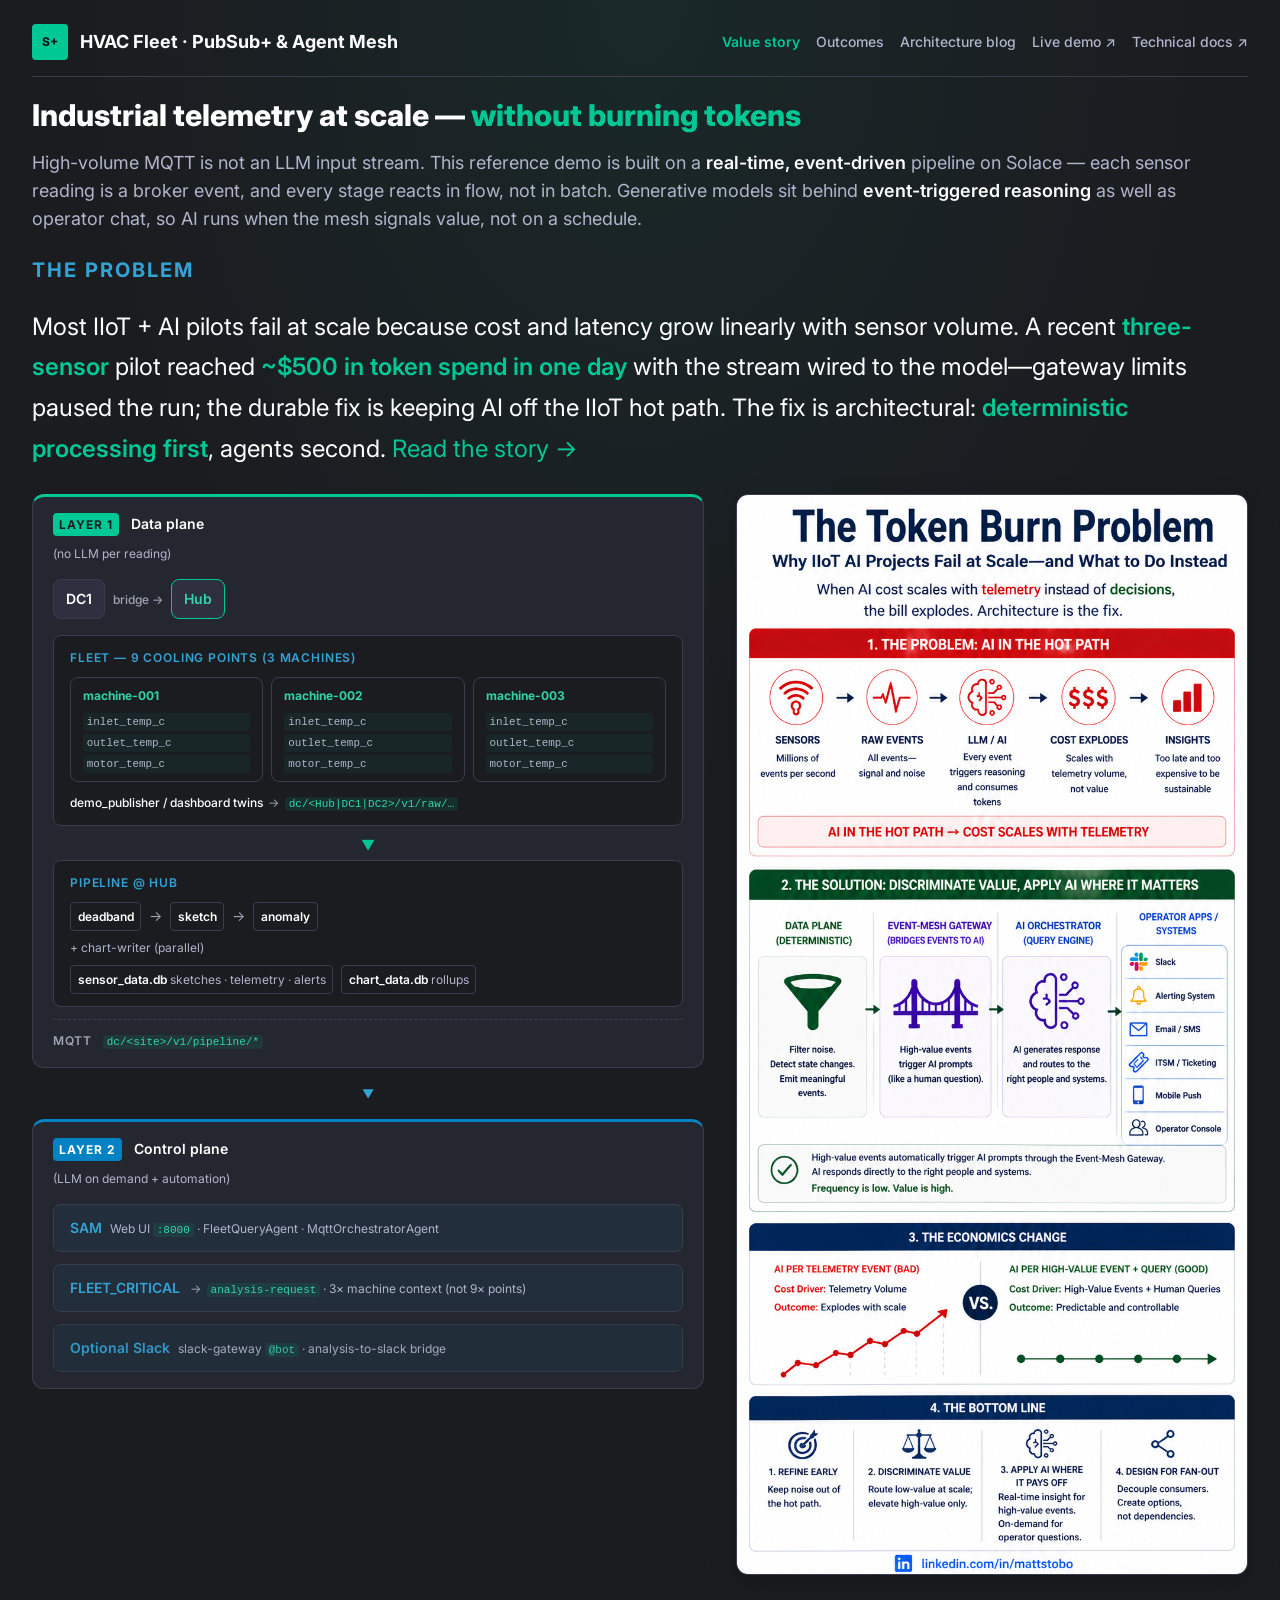
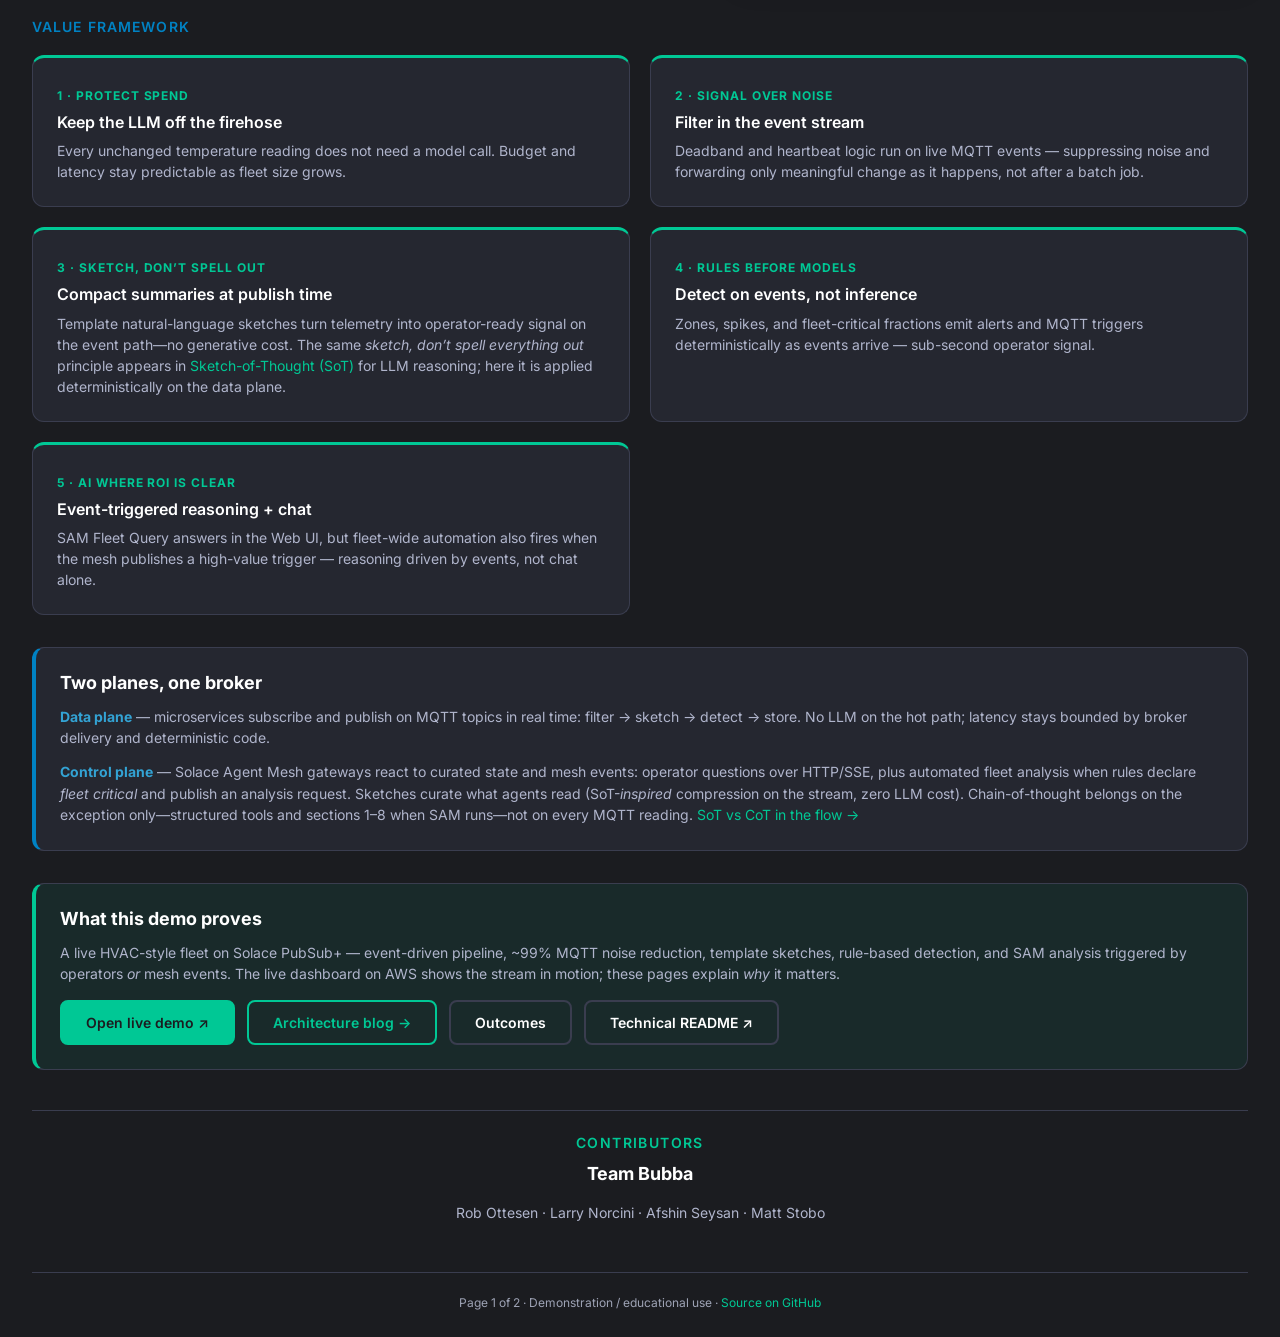
<file: docs/index.html>
<!DOCTYPE html>
<html lang="en">
<head>
  <meta charset="UTF-8">
  <meta name="viewport" content="width=device-width, initial-scale=1.0">
  <title>HVAC Fleet Demo — Value Story</title>
  <link rel="stylesheet" href="solace-brand.css">
  <link rel="stylesheet" href="site.css">
</head>
<body>

<main class="site-page">
  <div class="site-inner">

    <header class="site-header">
      <a class="site-logo" href="index.html">
        <span class="site-logo-mark">S+</span>
        <span>HVAC Fleet · PubSub+ &amp; Agent Mesh</span>
      </a>
      <nav class="site-nav" aria-label="Site">
        <a href="index.html" class="active">Value story</a>
        <a href="outcomes.html">Outcomes</a>
        <a href="blog/reason-on-the-exception.html">Architecture blog</a>
        <a href="http://ec2-18-116-251-212.us-east-2.compute.amazonaws.com/">Live demo ↗</a>
        <a href="https://github.com/mstobo/hvac-fleet-sam-demo#readme">Technical docs ↗</a>
      </nav>
    </header>

    <div class="hero-problem-split">
      <div class="hero-problem-intro">
        <h1 class="site-hero-title">Industrial telemetry at scale — <span>without burning tokens</span></h1>
        <p class="site-lead">
          High-volume MQTT is not an LLM input stream. This reference demo is built on a
          <strong>real-time, event-driven</strong>
          pipeline on Solace — each sensor reading is a broker event, and every stage reacts in flow, not in batch.
          Generative models sit behind <strong>event-triggered reasoning</strong>
          as well as operator chat, so AI runs when the mesh signals value, not on a schedule.
        </p>
        <p class="section-label">The problem</p>
        <p class="tokenburn-caption">
          Most IIoT + AI pilots fail at scale because cost and latency grow linearly with sensor volume.
          A recent <strong>three-sensor</strong> pilot reached <strong>~$500 in token spend in one day</strong> with the stream wired to the model—gateway limits paused the run; the durable fix is keeping AI off the IIoT hot path.
          The fix is architectural: <strong>deterministic processing first</strong>, agents second.
          <a href="blog/reason-on-the-exception.html#real-pilot">Read the story →</a>
        </p>
      </div>

      <div class="hero-diagram-row">
      <div class="arch-diagram" role="img" aria-label="Data plane and control plane architecture for the HVAC fleet demo">
          <article class="arch-layer arch-layer--data">
            <header class="arch-layer-head">
              <span class="arch-layer-badge">Layer 1</span>
              <span class="arch-layer-title">Data plane</span>
              <span class="arch-layer-sub">(no LLM per reading)</span>
            </header>

            <div class="arch-site-row">
              <span class="arch-site">DC1</span>
              <span class="arch-bridge" aria-hidden="true">bridge →</span>
              <span class="arch-site arch-site--hub">Hub</span>
            </div>

            <div class="arch-block">
              <p class="arch-block-label">Fleet — 9 cooling points (3 machines)</p>
              <div class="arch-machines">
                <div class="arch-machine">
                  <span class="arch-machine-id">machine-001</span>
                  <div class="arch-points">
                    <span class="arch-point">inlet_temp_c</span>
                    <span class="arch-point">outlet_temp_c</span>
                    <span class="arch-point">motor_temp_c</span>
                  </div>
                </div>
                <div class="arch-machine">
                  <span class="arch-machine-id">machine-002</span>
                  <div class="arch-points">
                    <span class="arch-point">inlet_temp_c</span>
                    <span class="arch-point">outlet_temp_c</span>
                    <span class="arch-point">motor_temp_c</span>
                  </div>
                </div>
                <div class="arch-machine">
                  <span class="arch-machine-id">machine-003</span>
                  <div class="arch-points">
                    <span class="arch-point">inlet_temp_c</span>
                    <span class="arch-point">outlet_temp_c</span>
                    <span class="arch-point">motor_temp_c</span>
                  </div>
                </div>
              </div>
              <p class="arch-detail-line">
                <span class="arch-svc">demo_publisher / dashboard twins</span>
                <span class="arch-arrow-inline" aria-hidden="true">→</span>
                <code class="arch-code">dc/&lt;Hub|DC1|DC2&gt;/v1/raw/…</code>
              </p>
            </div>

            <div class="arch-vflow" aria-hidden="true">▼</div>

            <div class="arch-block">
              <p class="arch-block-label">Pipeline @ Hub</p>
              <div class="arch-pipeline">
                <span class="arch-stage">deadband</span>
                <span class="arch-pipe" aria-hidden="true">→</span>
                <span class="arch-stage">sketch</span>
                <span class="arch-pipe" aria-hidden="true">→</span>
                <span class="arch-stage">anomaly</span>
              </div>
              <p class="arch-branch">+ chart-writer (parallel)</p>
              <div class="arch-store-row">
                <span class="arch-store"><strong>sensor_data.db</strong> sketches · telemetry · alerts</span>
                <span class="arch-store"><strong>chart_data.db</strong> rollups</span>
              </div>
            </div>

            <p class="arch-fanout">
              <span class="arch-fanout-label">MQTT</span>
              <code class="arch-code">dc/&lt;site&gt;/v1/pipeline/*</code>
            </p>
          </article>

          <div class="arch-connector" aria-hidden="true">▼</div>

          <article class="arch-layer arch-layer--control">
            <header class="arch-layer-head">
              <span class="arch-layer-badge">Layer 2</span>
              <span class="arch-layer-title">Control plane</span>
              <span class="arch-layer-sub">(LLM on demand + automation)</span>
            </header>

            <ul class="arch-control-list">
              <li>
                <span class="arch-control-strong">SAM</span>
                Web UI <code class="arch-code">:8000</code> · FleetQueryAgent · MqttOrchestratorAgent
              </li>
              <li>
                <span class="arch-control-strong">FLEET_CRITICAL</span>
                <span class="arch-arrow-inline" aria-hidden="true">→</span>
                <code class="arch-code">analysis-request</code>
                · 3× machine context (not 9× points)
              </li>
              <li class="arch-control-optional">
                <span class="arch-control-strong">Optional Slack</span>
                slack-gateway <code class="arch-code">@bot</code> · analysis-to-slack bridge
              </li>
            </ul>
          </article>
      </div>

        <figure class="hero-problem-figure">
          <div class="tokenburn-wrap">
            <img src="token-burn-device-friendly.png" alt="The Token Burn Problem: naive architecture sends every reading to an LLM; value-based architecture filters first and applies AI on high-value events only." width="862" height="1824" loading="lazy" />
          </div>
        </figure>
      </div>

    </div>

    <p class="section-label">Value framework</p>
    <div class="framework-grid">
      <article class="framework-card">
        <span class="step">1 · Protect spend</span>
        <h2>Keep the LLM off the firehose</h2>
        <p>Every unchanged temperature reading does not need a model call. Budget and latency stay predictable as fleet size grows.</p>
      </article>
      <article class="framework-card">
        <span class="step">2 · Signal over noise</span>
        <h2>Filter in the event stream</h2>
        <p>Deadband and heartbeat logic run on live MQTT events — suppressing noise and forwarding only meaningful change as it happens, not after a batch job.</p>
      </article>
      <article class="framework-card">
        <span class="step">3 · Sketch, don’t spell out</span>
        <h2>Compact summaries at publish time</h2>
        <p>Template natural-language sketches turn telemetry into operator-ready signal on the event path—no generative cost. The same <em>sketch, don’t spell everything out</em> principle appears in <a href="https://arxiv.org/abs/2503.05179">Sketch-of-Thought (SoT)</a> for LLM reasoning; here it is applied deterministically on the data plane.</p>
      </article>
      <article class="framework-card">
        <span class="step">4 · Rules before models</span>
        <h2>Detect on events, not inference</h2>
        <p>Zones, spikes, and fleet-critical fractions emit alerts and MQTT triggers deterministically as events arrive — sub-second operator signal.</p>
      </article>
      <article class="framework-card">
        <span class="step">5 · AI where ROI is clear</span>
        <h2>Event-triggered reasoning + chat</h2>
        <p>SAM Fleet Query answers in the Web UI, but fleet-wide automation also fires when the mesh publishes a high-value trigger — reasoning driven by events, not chat alone.</p>
      </article>
    </div>

    <div class="event-callout">
      <h2>Two planes, one broker</h2>
      <p>
        <strong style="color: var(--solace-accent-light);">Data plane</strong> — microservices subscribe and publish on MQTT topics in real time:
        filter → sketch → detect → store. No LLM on the hot path; latency stays bounded by broker delivery and deterministic code.
      </p>
      <p>
        <strong style="color: var(--solace-accent-light);">Control plane</strong> — Solace Agent Mesh gateways react to curated state and mesh events:
        operator questions over HTTP/SSE, plus automated fleet analysis when rules declare <em>fleet critical</em> and publish an analysis request.
        Sketches curate what agents read (SoT-<em>inspired</em> compression on the stream, zero LLM cost).
        Chain-of-thought belongs on the exception only—structured tools and sections 1–8 when SAM runs—not on every MQTT reading.
        <a href="blog/reason-on-the-exception.html#sketches">SoT vs CoT in the flow →</a>
      </p>
    </div>

    <div class="cta-panel">
      <h2>What this demo proves</h2>
      <p>
        A live HVAC-style fleet on Solace PubSub+ — event-driven pipeline, ~99% MQTT noise reduction,
        template sketches, rule-based detection, and SAM analysis triggered by operators <em>or</em> mesh events.
        The live dashboard on AWS shows the stream in motion; these pages explain <em>why</em> it matters.
      </p>
      <div class="cta-actions">
        <a class="solace-btn solace-btn--primary" href="http://ec2-18-116-251-212.us-east-2.compute.amazonaws.com/">Open live demo ↗</a>
        <a class="solace-btn solace-btn--secondary" href="blog/reason-on-the-exception.html">Architecture blog →</a>
        <a class="solace-btn solace-btn--ghost" href="outcomes.html">Outcomes</a>
        <a class="solace-btn solace-btn--ghost" href="https://github.com/mstobo/hvac-fleet-sam-demo#readme">Technical README ↗</a>
      </div>
    </div>

    <section class="team-credits" aria-label="Team credits">
      <h2>Contributors</h2>
      <p class="team-name">Team Bubba</p>
      <p class="team-members">Rob Ottesen · Larry Norcini · Afshin Seysan · Matt Stobo</p>
    </section>

    <footer class="site-footer">
      Page 1 of 2 · Demonstration / educational use · <a href="https://github.com/mstobo/hvac-fleet-sam-demo">Source on GitHub</a>
    </footer>

  </div>
</main>

</body>
</html>
</file>
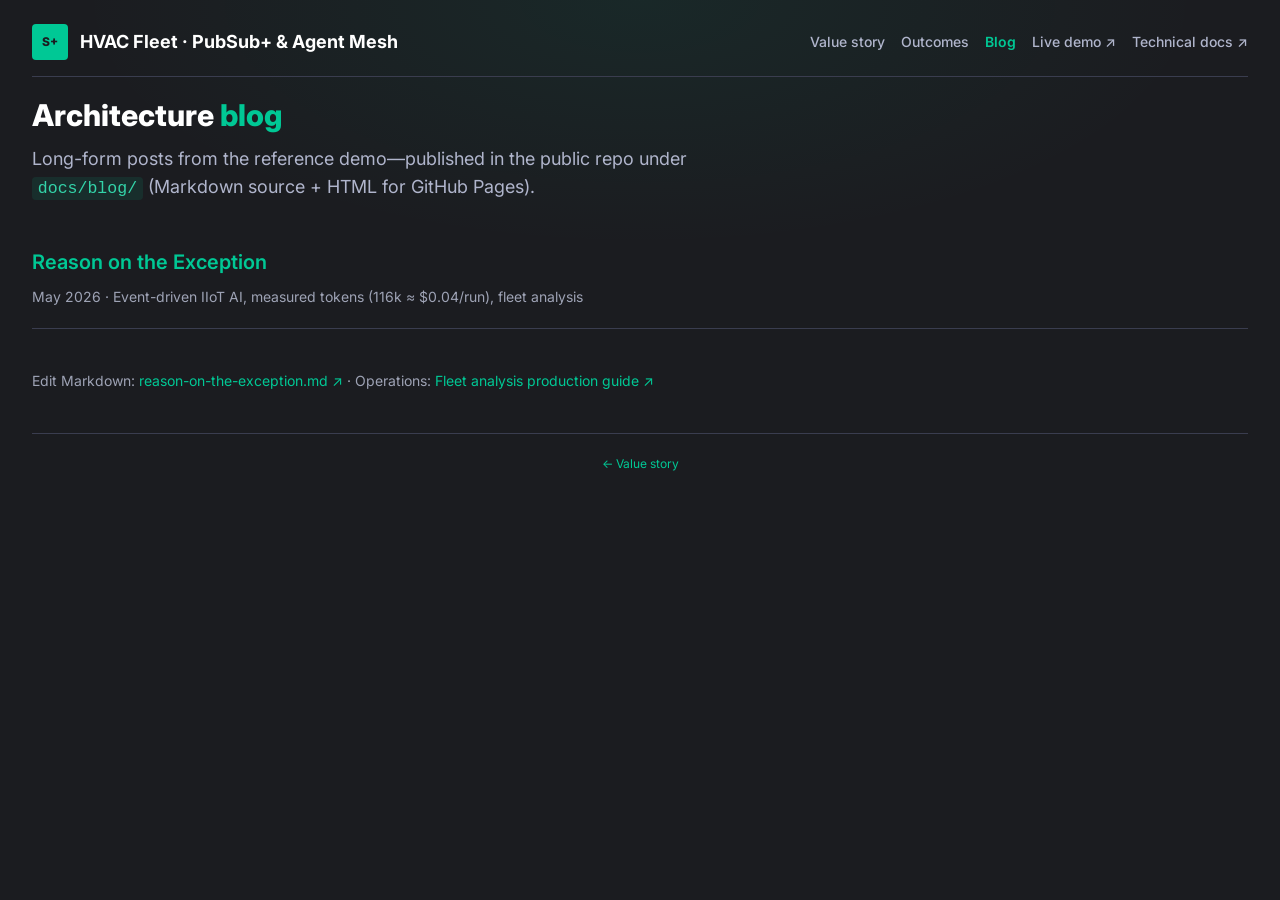
<file: docs/blog/index.html>
<!DOCTYPE html>
<html lang="en">
<head>
  <meta charset="UTF-8">
  <meta name="viewport" content="width=device-width, initial-scale=1.0">
  <title>HVAC Fleet Demo — Blog</title>
  <link rel="stylesheet" href="../solace-brand.css">
  <link rel="stylesheet" href="../site.css">
</head>
<body>

<main class="site-page">
  <div class="site-inner">

    <header class="site-header">
      <a class="site-logo" href="../index.html">
        <span class="site-logo-mark">S+</span>
        <span>HVAC Fleet · PubSub+ &amp; Agent Mesh</span>
      </a>
      <nav class="site-nav" aria-label="Site">
        <a href="../index.html">Value story</a>
        <a href="../outcomes.html">Outcomes</a>
        <a href="index.html" class="active">Blog</a>
        <a href="http://ec2-18-116-251-212.us-east-2.compute.amazonaws.com/">Live demo ↗</a>
        <a href="https://github.com/mstobo/hvac-fleet-sam-demo#readme">Technical docs ↗</a>
      </nav>
    </header>

    <h1 class="site-hero-title">Architecture <span>blog</span></h1>
    <p class="site-lead">
      Long-form posts from the reference demo—published in the public repo under
      <code class="arch-code">docs/blog/</code> (Markdown source + HTML for GitHub Pages).
    </p>

    <ul class="blog-index-list">
      <li>
        <a href="reason-on-the-exception.html">Reason on the Exception</a>
        <span class="blog-index-meta">May 2026 · Event-driven IIoT AI, measured tokens (116k ≈ $0.04/run), fleet analysis</span>
      </li>
    </ul>

    <p class="blog-index-source">
      Edit Markdown:
      <a href="https://github.com/mstobo/hvac-fleet-sam-demo/blob/main/docs/blog/reason-on-the-exception.md">reason-on-the-exception.md ↗</a>
      · Operations:
      <a href="https://github.com/mstobo/hvac-fleet-sam-demo/blob/main/docs/FLEET_ANALYSIS_PRODUCTION.md">Fleet analysis production guide ↗</a>
    </p>

    <footer class="site-footer">
      <a href="../index.html">← Value story</a>
    </footer>

  </div>
</main>

</body>
</html>
</file>
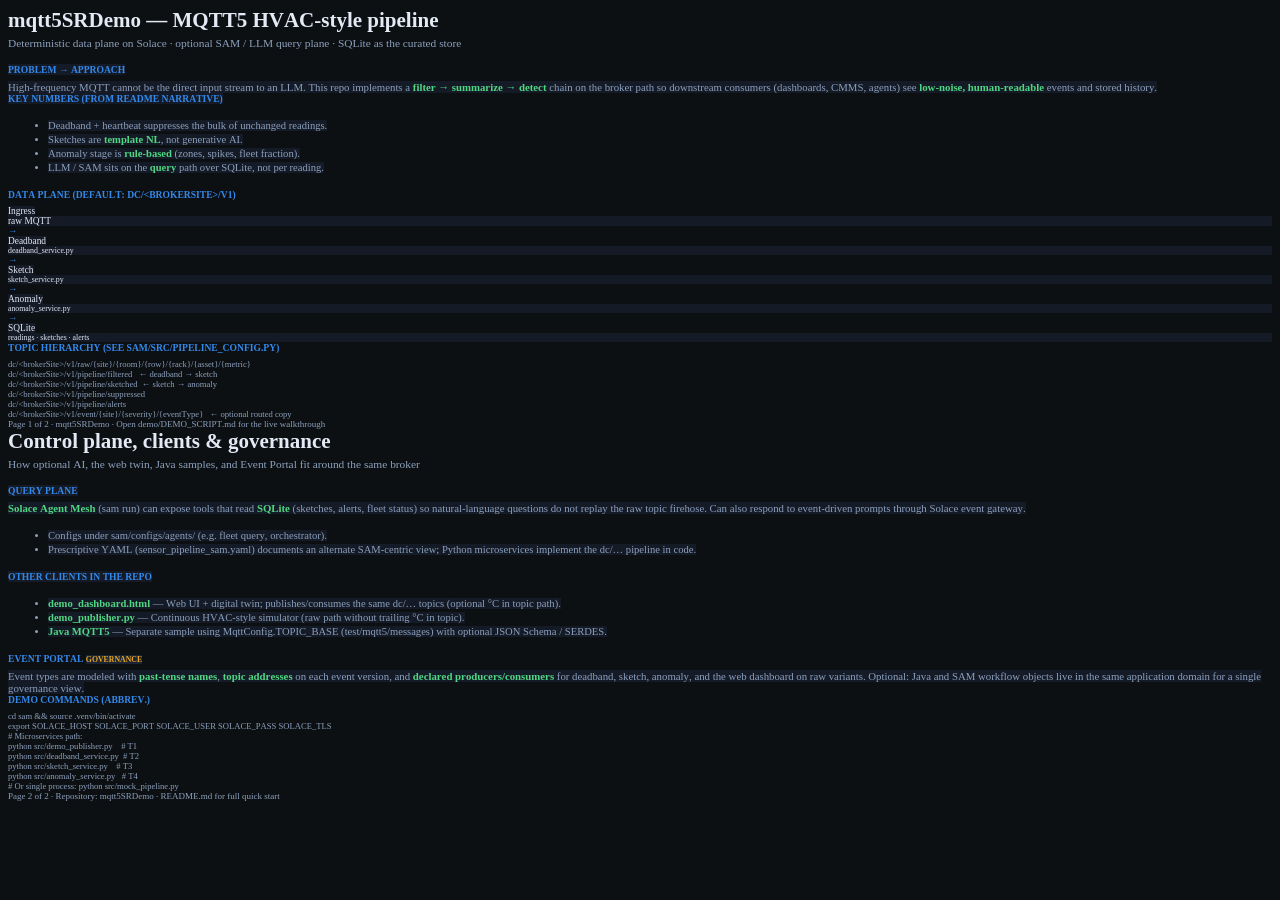
<file: demo/ARCHITECTURE_DECK.html>
<!DOCTYPE html PUBLIC "-//W3C//DTD HTML 4.01//EN" "http://www.w3.org/TR/html4/strict.dtd">
<html>
<head>
  <meta http-equiv="Content-Type" content="text/html; charset=utf-8">
  <meta http-equiv="Content-Style-Type" content="text/css">
  <title></title>
  <meta name="Generator" content="Cocoa HTML Writer">
  <meta name="CocoaVersion" content="2487.7">
  <style type="text/css">
    body {background-color: #0d1013}
    p.p2 {margin: 0.0px 0.0px 15.0px 0.0px; font: 11.4px 'Helvetica Neue'; color: #8ca0bd; -webkit-text-stroke: #8ca0bd}
    p.p4 {margin: 0.0px 0.0px 0.0px 0.0px; font: 10.8px 'Helvetica Neue'; color: #8ca0bd; -webkit-text-stroke: #8ca0bd}
    p.p6 {margin: 0.0px 0.0px 0.0px 0.0px; font: 9.4px '.AppleSystemUIFontMonospaced'; color: #e3e9f5; -webkit-text-stroke: #e3e9f5}
    p.p7 {margin: 0.0px 0.0px 0.0px 0.0px; font: 9.4px '.AppleSystemUIFontMonospaced'; color: #e3e9f5; -webkit-text-stroke: #e3e9f5; background-color: #141a26}
    p.p8 {margin: 0.0px 0.0px 0.0px 0.0px; font: 9.4px '.SF NS Mono'; color: #3289ec; -webkit-text-stroke: #3289ec}
    p.p9 {margin: 0.0px 0.0px 0.0px 0.0px; font: 7.8px '.AppleSystemUIFontMonospaced'; color: #e3e9f5; -webkit-text-stroke: #e3e9f5; background-color: #141a26}
    p.p11 {margin: 0.0px 0.0px 0.0px 0.0px; font: 8.6px '.AppleSystemUIFontMonospaced'; color: #8ca0bd; -webkit-text-stroke: #8ca0bd}
    p.p12 {margin: 0.0px 0.0px 0.0px 0.0px; font: 9.0px 'Helvetica Neue'; color: #8ca0bd; -webkit-text-stroke: #8ca0bd}
    li.li5 {margin: 0.0px 0.0px 3.0px 0.0px; font: 10.6px 'Helvetica Neue'; color: #8ca0bd; -webkit-text-stroke: #8ca0bd}
    span.s1 {font-kerning: none}
    span.s2 {font-kerning: none; background-color: #141a26}
    span.s3 {font: 10.8px '.SF NS'; font-kerning: none; color: #50d783; background-color: #141a26; -webkit-text-stroke: 0px #50d783}
    span.s4 {background-color: #141a26; -webkit-text-stroke: 0px #000000}
    span.s5 {font: 10.6px '.SF NS'; font-kerning: none; color: #50d783; background-color: #141a26; -webkit-text-stroke: 0px #50d783}
    span.s6 {font: 9.6px Menlo; font-kerning: none}
    span.s7 {font: 9.4px '.AppleSystemUIFontMonospaced'; font-kerning: none; background-color: #0b0e13}
    span.s8 {font: 9.6px 'Helvetica Neue'; font-kerning: none}
    span.s9 {font: 9.0px Menlo; font-kerning: none}
    span.s10 {font: 10.8px Menlo; font-kerning: none; background-color: #141a26}
    span.s11 {font: 10.6px Menlo; font-kerning: none; background-color: #141a26}
    span.s12 {font: 10.6px '.SF NS'; color: #50d783; background-color: #141a26; -webkit-text-stroke: 0px #000000}
    span.s13 {font: 7.8px 'Helvetica Neue'; font-kerning: none; color: #eba620; background-color: #1b2434; -webkit-text-stroke: 0px #eba620}
    ul.ul1 {list-style-type: disc}
  </style>
</head>
<body>
<h1 style="margin: 0.0px 0.0px 4.2px 0.0px; font: 21.0px '.SF NS'; color: #e3e9f5; -webkit-text-stroke: #e3e9f5"><span class="s1"><b>mqtt5SRDemo — MQTT5 HVAC-style pipeline</b></span></h1>
<p class="p2"><span class="s1">Deterministic data plane on Solace · optional SAM / LLM query plane · SQLite as the curated store</span></p>
<h2 style="margin: 0.0px 0.0px 6.0px 0.0px; font: 9.6px 'Helvetica Neue'; color: #3289ec; -webkit-text-stroke: #3289ec"><span class="s2"><b>PROBLEM → APPROACH</b></span></h2>
<p class="p4"><span class="s2">High-frequency MQTT cannot be the direct input stream to an LLM. This repo implements a </span><span class="s3"><b>filter → summarize → detect</b></span><span class="s2"> chain on the broker path so downstream consumers (dashboards, CMMS, agents) see </span><span class="s3"><b>low-noise, human-readable</b></span><span class="s2"> events and stored history.</span></p>
<h2 style="margin: 0.0px 0.0px 6.0px 0.0px; font: 9.6px 'Helvetica Neue'; color: #3289ec; -webkit-text-stroke: #3289ec"><span class="s2"><b>KEY NUMBERS (FROM README NARRATIVE)</b></span></h2>
<ul class="ul1">
  <li class="li5"><span class="s4"></span><span class="s2">Deadband + heartbeat suppresses the bulk of unchanged readings.</span></li>
  <li class="li5"><span class="s4"></span><span class="s2">Sketches are </span><span class="s5"><b>template NL</b></span><span class="s2">, not generative AI.</span></li>
  <li class="li5"><span class="s4"></span><span class="s2">Anomaly stage is </span><span class="s5"><b>rule-based</b></span><span class="s2"> (zones, spikes, fleet fraction).</span></li>
  <li class="li5"><span class="s4"></span><span class="s2">LLM / SAM sits on the </span><span class="s5"><b>query</b></span><span class="s2"> path over SQLite, not per reading.</span></li>
</ul>
<h2 style="margin: 0.0px 0.0px 6.0px 0.0px; font: 9.6px 'Helvetica Neue'; color: #3289ec; -webkit-text-stroke: #3289ec"><span class="s1"><b>DATA PLANE (DEFAULT: </b></span><span class="s6"><b>DC/&lt;BROKERSITE&gt;/V1</b></span><span class="s1"><b>)</b></span></h2>
<p class="p6"><span class="s2">Ingress</span></p>
<p class="p7"><span class="s1">raw MQTT</span></p>
<p class="p8"><span class="s7"><b>→</b></span></p>
<p class="p6"><span class="s2">Deadband</span></p>
<p class="p9"><span class="s1">deadband_service.py</span></p>
<p class="p8"><span class="s7"><b>→</b></span></p>
<p class="p6"><span class="s2">Sketch</span></p>
<p class="p9"><span class="s1">sketch_service.py</span></p>
<p class="p8"><span class="s7"><b>→</b></span></p>
<p class="p6"><span class="s2">Anomaly</span></p>
<p class="p9"><span class="s1">anomaly_service.py</span></p>
<p class="p8"><span class="s7"><b>→</b></span></p>
<p class="p6"><span class="s2">SQLite</span></p>
<p class="p9"><span class="s1">readings · sketches · alerts</span></p>
<h2 style="margin: 0.0px 0.0px 6.0px 0.0px; font: 9.6px Menlo; color: #3289ec; -webkit-text-stroke: #3289ec"><span class="s8"><b>TOPIC HIERARCHY (SEE </b></span><span class="s1"><b>SAM/SRC/PIPELINE_CONFIG.PY</b></span><span class="s8"><b>)</b></span></h2>
<p class="p11"><span class="s1">dc/&lt;brokerSite&gt;/v1/raw/{site}/{room}/{row}/{rack}/{asset}/{metric}</span></p>
<p class="p11"><span class="s1">dc/&lt;brokerSite&gt;/v1/pipeline/filtered <span class="Apple-converted-space">  </span>← deadband → sketch</span></p>
<p class="p11"><span class="s1">dc/&lt;brokerSite&gt;/v1/pipeline/sketched<span class="Apple-converted-space">  </span>← sketch → anomaly</span></p>
<p class="p11"><span class="s1">dc/&lt;brokerSite&gt;/v1/pipeline/suppressed</span></p>
<p class="p11"><span class="s1">dc/&lt;brokerSite&gt;/v1/pipeline/alerts</span></p>
<p class="p11"><span class="s1">dc/&lt;brokerSite&gt;/v1/event/{site}/{severity}/{eventType} <span class="Apple-converted-space">  </span>← optional routed copy</span></p>
<p class="p12"><span class="s1">Page 1 of 2 · mqtt5SRDemo · Open </span><span class="s9">demo/DEMO_SCRIPT.md</span><span class="s1"> for the live walkthrough</span></p>
<h1 style="margin: 0.0px 0.0px 4.2px 0.0px; font: 21.0px '.SF NS'; color: #e3e9f5; -webkit-text-stroke: #e3e9f5"><span class="s1"><b>Control plane, clients &amp; governance</b></span></h1>
<p class="p2"><span class="s1">How optional AI, the web twin, Java samples, and Event Portal fit around the same broker</span></p>
<h2 style="margin: 0.0px 0.0px 6.0px 0.0px; font: 9.6px 'Helvetica Neue'; color: #3289ec; -webkit-text-stroke: #3289ec"><span class="s2"><b>QUERY PLANE</b></span></h2>
<p class="p4"><span class="s3"><b>Solace Agent Mesh</b></span><span class="s2"> (</span><span class="s10">sam run</span><span class="s2">) can expose tools that read </span><span class="s3"><b>SQLite</b></span><span class="s2"> (sketches, alerts, fleet status) so natural-language questions do not replay the raw topic firehose. Can also respond to event-driven prompts through Solace event gateway.</span></p>
<ul class="ul1">
  <li class="li5"><span class="s4"></span><span class="s2">Configs under </span><span class="s11">sam/configs/agents/</span><span class="s2"> (e.g. fleet query, orchestrator).</span></li>
  <li class="li5"><span class="s4"></span><span class="s2">Prescriptive YAML (</span><span class="s11">sensor_pipeline_sam.yaml</span><span class="s2">) documents an alternate SAM-centric view; Python microservices implement the </span><span class="s11">dc/…</span><span class="s2"> pipeline in code.</span></li>
</ul>
<h2 style="margin: 0.0px 0.0px 6.0px 0.0px; font: 9.6px 'Helvetica Neue'; color: #3289ec; -webkit-text-stroke: #3289ec"><span class="s2"><b>OTHER CLIENTS IN THE REPO</b></span></h2>
<ul class="ul1">
  <li class="li5"><span class="s12"><b></b></span><span class="s5"><b>demo_dashboard.html</b></span><span class="s2"> — Web UI + digital twin; publishes/consumes the same </span><span class="s11">dc/…</span><span class="s2"> topics (optional °C in topic path).</span></li>
  <li class="li5"><span class="s12"><b></b></span><span class="s5"><b>demo_publisher.py</b></span><span class="s2"> — Continuous HVAC-style simulator (raw path without trailing °C in topic).</span></li>
  <li class="li5"><span class="s12"><b></b></span><span class="s5"><b>Java MQTT5</b></span><span class="s2"> — Separate sample using </span><span class="s11">MqttConfig.TOPIC_BASE</span><span class="s2"> (</span><span class="s11">test/mqtt5/messages</span><span class="s2">) with optional JSON Schema / SERDES.</span></li>
</ul>
<h2 style="margin: 0.0px 0.0px 6.0px 0.0px; font: 9.6px 'Helvetica Neue'; color: #3289ec; -webkit-text-stroke: #3289ec"><span class="s1"><b>EVENT PORTAL </b></span><span class="s13"><b>GOVERNANCE</b></span></h2>
<p class="p4"><span class="s2">Event types are modeled with </span><span class="s3"><b>past-tense names</b></span><span class="s2">, </span><span class="s3"><b>topic addresses</b></span><span class="s2"> on each event version, and </span><span class="s3"><b>declared producers/consumers</b></span><span class="s2"> for deadband, sketch, anomaly, and the web dashboard on raw variants. Optional: Java and SAM workflow objects live in the same application domain for a single governance view.</span></p>
<h2 style="margin: 0.0px 0.0px 6.0px 0.0px; font: 9.6px 'Helvetica Neue'; color: #3289ec; -webkit-text-stroke: #3289ec"><span class="s1"><b>DEMO COMMANDS (ABBREV.)</b></span></h2>
<p class="p11"><span class="s1">cd sam &amp;&amp; source .venv/bin/activate</span></p>
<p class="p11"><span class="s1">export SOLACE_HOST SOLACE_PORT SOLACE_USER SOLACE_PASS SOLACE_TLS</span></p>
<p class="p11"><span class="s1"># Microservices path:</span></p>
<p class="p11"><span class="s1">python src/demo_publisher.py<span class="Apple-converted-space">    </span># T1</span></p>
<p class="p11"><span class="s1">python src/deadband_service.py<span class="Apple-converted-space">  </span># T2</span></p>
<p class="p11"><span class="s1">python src/sketch_service.py<span class="Apple-converted-space">    </span># T3</span></p>
<p class="p11"><span class="s1">python src/anomaly_service.py <span class="Apple-converted-space">  </span># T4</span></p>
<p class="p11"><span class="s1"># Or single process: python src/mock_pipeline.py</span></p>
<p class="p12"><span class="s1">Page 2 of 2 · Repository: mqtt5SRDemo · README.md for full quick start</span></p>
</body>
</html>
</file>
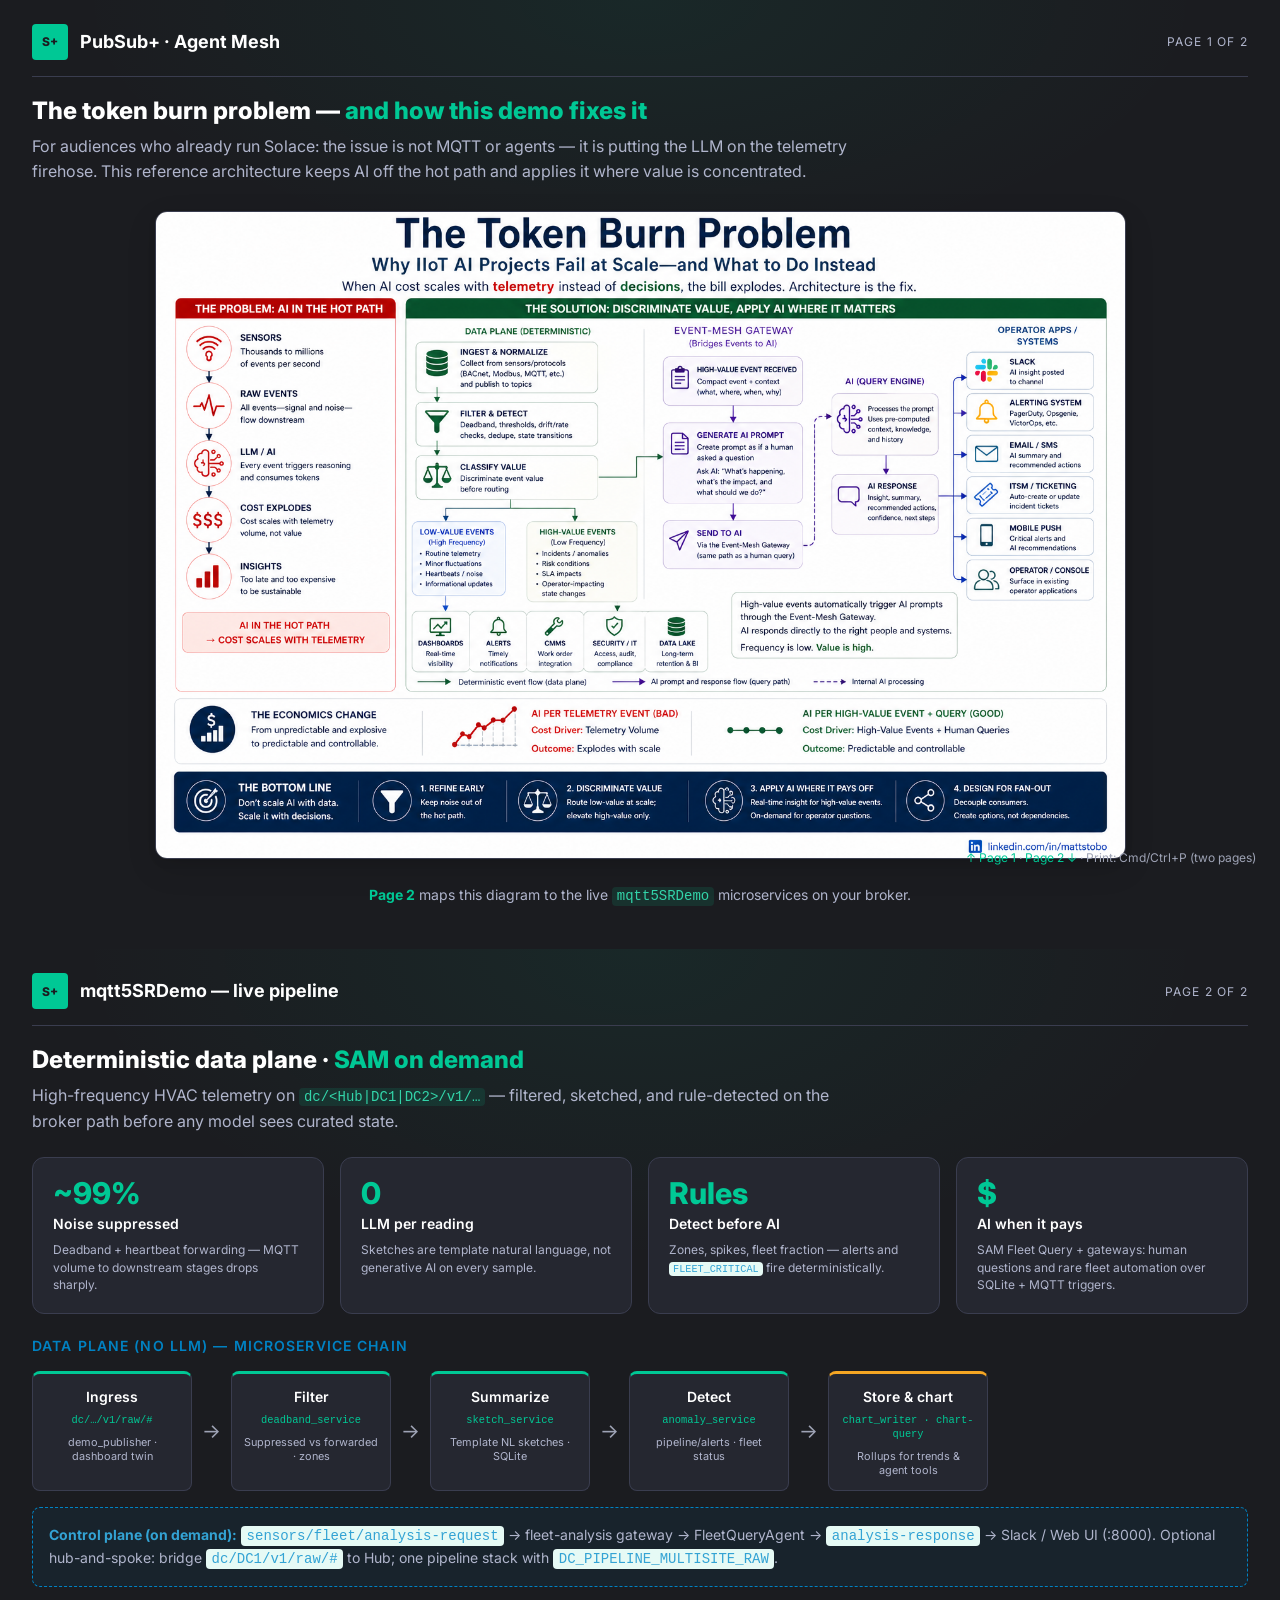
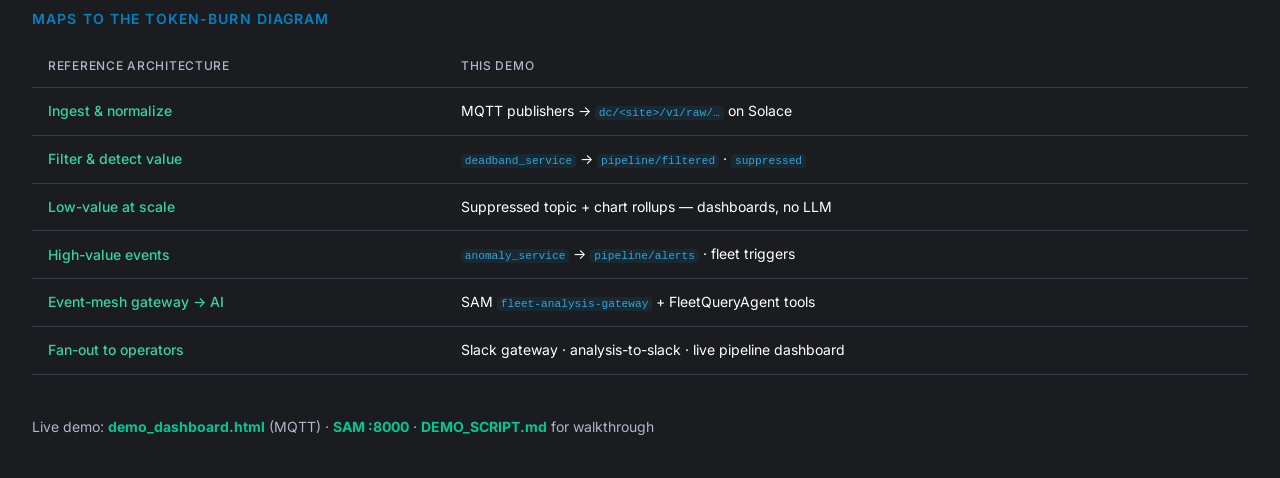
<file: demo/EXECUTIVE_DECK.html>
<!DOCTYPE html>
<html lang="en">
<head>
  <meta charset="UTF-8">
  <meta name="viewport" content="width=device-width, initial-scale=1.0">
  <title>HVAC Fleet Demo — Executive Deck</title>
  <link rel="stylesheet" href="../sam/solace-brand.css">
  <style>
    html { scroll-behavior: smooth; }
    body {
      margin: 0;
      background: var(--solace-dark);
      color: var(--solace-text-on-dark);
      font-family: var(--solace-font-primary);
    }
    .deck-page {
      min-height: 100vh;
      box-sizing: border-box;
      display: flex;
      flex-direction: column;
      padding: var(--solace-space-6) var(--solace-space-8);
      position: relative;
    }
    .deck-page::before {
      content: '';
      position: absolute;
      inset: 0;
      background: radial-gradient(ellipse 80% 50% at 50% 0%, rgba(0, 200, 149, 0.07) 0%, transparent 55%);
      pointer-events: none;
    }
    .deck-inner { position: relative; z-index: 1; flex: 1; display: flex; flex-direction: column; }
    .deck-header {
      display: flex;
      align-items: center;
      justify-content: space-between;
      gap: var(--solace-space-4);
      margin-bottom: var(--solace-space-5);
      padding-bottom: var(--solace-space-4);
      border-bottom: 1px solid var(--solace-dark-border);
    }
    .deck-logo {
      display: flex;
      align-items: center;
      gap: var(--solace-space-3);
      font-weight: var(--solace-weight-bold);
      font-size: var(--solace-text-lg);
      color: var(--solace-white);
    }
    .deck-logo-mark {
      width: 36px;
      height: 36px;
      background: var(--solace-primary);
      border-radius: var(--solace-radius-sm);
      display: flex;
      align-items: center;
      justify-content: center;
      font-size: var(--solace-text-xs);
      font-weight: var(--solace-weight-extrabold);
      color: var(--solace-dark);
    }
    .deck-page-num {
      font-size: var(--solace-text-xs);
      color: var(--solace-text-on-dark-muted);
      text-transform: uppercase;
      letter-spacing: 0.1em;
    }
    .deck-hero-title {
      font-size: var(--solace-text-2xl);
      font-weight: var(--solace-weight-extrabold);
      color: var(--solace-white);
      margin-bottom: var(--solace-space-2);
      line-height: 1.2;
    }
    .deck-hero-title span { color: var(--solace-primary); }
    .deck-lead {
      font-size: var(--solace-text-base);
      color: var(--solace-text-on-dark-muted);
      max-width: 52rem;
      margin-bottom: var(--solace-space-5);
      line-height: 1.55;
    }
    .tokenburn-wrap {
      flex: 1;
      display: flex;
      align-items: center;
      justify-content: center;
      min-height: 0;
      padding: var(--solace-space-2) 0;
    }
    .tokenburn-wrap img {
      max-width: 100%;
      max-height: min(72vh, 820px);
      width: auto;
      height: auto;
      object-fit: contain;
      border-radius: var(--solace-radius-lg);
      border: 1px solid var(--solace-dark-border);
      box-shadow: var(--solace-shadow-lg);
    }
    .deck-footnote {
      margin-top: var(--solace-space-4);
      font-size: var(--solace-text-sm);
      color: var(--solace-text-on-dark-muted);
      text-align: center;
    }
    .deck-footnote strong { color: var(--solace-primary); }

    /* Page 2 */
    .flow-section { margin-bottom: var(--solace-space-6); }
    .flow-section h2 {
      font-size: var(--solace-text-sm);
      font-weight: var(--solace-weight-semibold);
      text-transform: uppercase;
      letter-spacing: 0.08em;
      color: var(--solace-accent);
      margin-bottom: var(--solace-space-4);
    }
    .flow-track {
      display: flex;
      flex-wrap: wrap;
      align-items: stretch;
      gap: var(--solace-space-2);
    }
    .flow-node {
      flex: 1 1 120px;
      min-width: 110px;
      max-width: 160px;
      background: var(--solace-dark-mid);
      border: 1px solid var(--solace-dark-border);
      border-radius: var(--solace-radius-md);
      padding: var(--solace-space-3) var(--solace-space-3);
      text-align: center;
      border-top: 3px solid var(--solace-primary);
    }
    .flow-node.sam { border-top-color: var(--solace-accent); }
    .flow-node.store { border-top-color: var(--solace-warning); }
    .flow-node .name {
      font-size: var(--solace-text-sm);
      font-weight: var(--solace-weight-semibold);
      color: var(--solace-white);
      margin-bottom: var(--solace-space-1);
    }
    .flow-node .svc {
      font-family: var(--solace-font-mono);
      font-size: 0.65rem;
      color: var(--solace-primary);
      word-break: break-all;
      line-height: 1.35;
    }
    .flow-node .note {
      font-size: 0.68rem;
      color: var(--solace-text-on-dark-muted);
      margin-top: var(--solace-space-2);
      line-height: 1.35;
    }
    .flow-arrow {
      display: flex;
      align-items: center;
      color: var(--solace-mid-gray);
      font-size: 1.25rem;
      flex: 0 0 auto;
      padding: 0 2px;
    }
    .flow-branch {
      margin-top: var(--solace-space-4);
      padding: var(--solace-space-4);
      background: rgba(0, 130, 195, 0.08);
      border: 1px dashed var(--solace-accent);
      border-radius: var(--solace-radius-md);
      font-size: var(--solace-text-sm);
      color: var(--solace-text-on-dark-muted);
      line-height: 1.5;
    }
    .flow-branch strong { color: var(--solace-accent-light); }
    .value-grid {
      display: grid;
      grid-template-columns: repeat(4, 1fr);
      gap: var(--solace-space-4);
      margin-bottom: var(--solace-space-6);
    }
    @media (max-width: 900px) {
      .value-grid { grid-template-columns: repeat(2, 1fr); }
      .flow-arrow { display: none; }
      .flow-track { justify-content: center; }
    }
    .value-card {
      background: var(--solace-dark-mid);
      border: 1px solid var(--solace-dark-border);
      border-radius: var(--solace-radius-lg);
      padding: var(--solace-space-5);
    }
    .value-card .metric {
      font-size: var(--solace-text-3xl);
      font-weight: var(--solace-weight-extrabold);
      color: var(--solace-primary);
      line-height: 1;
      margin-bottom: var(--solace-space-2);
    }
    .value-card h3 {
      font-size: var(--solace-text-sm);
      font-weight: var(--solace-weight-semibold);
      color: var(--solace-white);
      margin-bottom: var(--solace-space-2);
    }
    .value-card p {
      font-size: var(--solace-text-xs);
      color: var(--solace-text-on-dark-muted);
      margin: 0;
      line-height: 1.45;
    }
    .map-table {
      width: 100%;
      border-collapse: collapse;
      font-size: var(--solace-text-sm);
      margin-top: var(--solace-space-2);
    }
    .map-table th,
    .map-table td {
      text-align: left;
      padding: var(--solace-space-3) var(--solace-space-4);
      border-bottom: 1px solid var(--solace-dark-border);
    }
    .map-table th {
      color: var(--solace-text-on-dark-muted);
      font-weight: var(--solace-weight-medium);
      font-size: var(--solace-text-xs);
      text-transform: uppercase;
      letter-spacing: 0.06em;
    }
    .map-table td:first-child { color: var(--solace-primary-light); font-weight: var(--solace-weight-medium); }
    .map-table td code {
      font-family: var(--solace-font-mono);
      font-size: 0.8em;
      color: var(--solace-accent-light);
      background: rgba(0, 130, 195, 0.12);
      padding: 0.1em 0.35em;
      border-radius: var(--solace-radius-sm);
    }
    .deck-nav-hint {
      position: fixed;
      bottom: var(--solace-space-4);
      right: var(--solace-space-6);
      font-size: var(--solace-text-xs);
      color: var(--solace-mid-gray);
      z-index: 10;
    }
    .deck-nav-hint a { color: var(--solace-primary); text-decoration: none; }
    .deck-nav-hint a:hover { text-decoration: underline; }

    @media print {
      .deck-page { page-break-after: always; min-height: auto; padding: 0.4in; }
      .deck-nav-hint { display: none; }
      .tokenburn-wrap img { max-height: 6.5in; }
    }
  </style>
</head>
<body>

<!-- PAGE 1: Token burn problem (context) -->
<section class="deck-page" id="page-1">
  <div class="deck-inner">
    <header class="deck-header">
      <div class="deck-logo">
        <div class="deck-logo-mark">S+</div>
        <span>PubSub+ · Agent Mesh</span>
      </div>
      <span class="deck-page-num">Page 1 of 2</span>
    </header>
    <h1 class="deck-hero-title">The token burn problem — <span>and how this demo fixes it</span></h1>
    <p class="deck-lead">
      For audiences who already run Solace: the issue is not MQTT or agents — it is putting the LLM on the telemetry firehose.
      This reference architecture keeps AI off the hot path and applies it where value is concentrated.
    </p>
    <div class="tokenburn-wrap">
      <img src="Tokenburn.png" alt="The Token Burn Problem: Why IIoT AI Projects Fail at Scale — architecture comparison (naive vs value-based)" />
    </div>
    <p class="deck-footnote">
      <strong>Page 2</strong> maps this diagram to the live <code style="background:rgba(0,200,149,0.12);color:var(--solace-primary-light);padding:0.1em 0.35em;border-radius:4px;">mqtt5SRDemo</code> microservices on your broker.
    </p>
  </div>
</section>

<!-- PAGE 2: Demo flow + value -->
<section class="deck-page" id="page-2">
  <div class="deck-inner">
    <header class="deck-header">
      <div class="deck-logo">
        <div class="deck-logo-mark">S+</div>
        <span>mqtt5SRDemo — live pipeline</span>
      </div>
      <span class="deck-page-num">Page 2 of 2</span>
    </header>
    <h1 class="deck-hero-title">Deterministic data plane · <span>SAM on demand</span></h1>
    <p class="deck-lead" style="margin-bottom: var(--solace-space-6);">
      High-frequency HVAC telemetry on <code style="background:rgba(0,200,149,0.12);color:var(--solace-primary-light);padding:0.1em 0.35em;border-radius:4px;">dc/&lt;Hub|DC1|DC2&gt;/v1/…</code> —
      filtered, sketched, and rule-detected on the broker path before any model sees curated state.
    </p>

    <div class="value-grid">
      <div class="value-card">
        <div class="metric">~99%</div>
        <h3>Noise suppressed</h3>
        <p>Deadband + heartbeat forwarding — MQTT volume to downstream stages drops sharply.</p>
      </div>
      <div class="value-card">
        <div class="metric">0</div>
        <h3>LLM per reading</h3>
        <p>Sketches are template natural language, not generative AI on every sample.</p>
      </div>
      <div class="value-card">
        <div class="metric">Rules</div>
        <h3>Detect before AI</h3>
        <p>Zones, spikes, fleet fraction — alerts and <code style="font-size:0.85em;color:var(--solace-accent-light);">FLEET_CRITICAL</code> fire deterministically.</p>
      </div>
      <div class="value-card">
        <div class="metric">$</div>
        <h3>AI when it pays</h3>
        <p>SAM Fleet Query + gateways: human questions and rare fleet automation over SQLite + MQTT triggers.</p>
      </div>
    </div>

    <div class="flow-section">
      <h2>Data plane (no LLM) — microservice chain</h2>
      <div class="flow-track">
        <div class="flow-node">
          <div class="name">Ingress</div>
          <div class="svc">dc/…/v1/raw/#</div>
          <div class="note">demo_publisher · dashboard twin</div>
        </div>
        <span class="flow-arrow" aria-hidden="true">→</span>
        <div class="flow-node">
          <div class="name">Filter</div>
          <div class="svc">deadband_service</div>
          <div class="note">Suppressed vs forwarded · zones</div>
        </div>
        <span class="flow-arrow" aria-hidden="true">→</span>
        <div class="flow-node">
          <div class="name">Summarize</div>
          <div class="svc">sketch_service</div>
          <div class="note">Template NL sketches · SQLite</div>
        </div>
        <span class="flow-arrow" aria-hidden="true">→</span>
        <div class="flow-node">
          <div class="name">Detect</div>
          <div class="svc">anomaly_service</div>
          <div class="note">pipeline/alerts · fleet status</div>
        </div>
        <span class="flow-arrow" aria-hidden="true">→</span>
        <div class="flow-node store">
          <div class="name">Store &amp; chart</div>
          <div class="svc">chart_writer · chart-query</div>
          <div class="note">Rollups for trends &amp; agent tools</div>
        </div>
      </div>
      <div class="flow-branch">
        <strong>Control plane (on demand):</strong>
        <code style="color:var(--solace-accent-light);">sensors/fleet/analysis-request</code> →
        fleet-analysis gateway → FleetQueryAgent →
        <code style="color:var(--solace-accent-light);">analysis-response</code> → Slack / Web UI (:8000).
        Optional hub-and-spoke: bridge <code style="color:var(--solace-accent-light);">dc/DC1/v1/raw/#</code> to Hub; one pipeline stack with <code style="color:var(--solace-accent-light);">DC_PIPELINE_MULTISITE_RAW</code>.
      </div>
    </div>

    <div class="flow-section">
      <h2>Maps to the token-burn diagram</h2>
      <table class="map-table">
        <thead>
          <tr><th>Reference architecture</th><th>This demo</th></tr>
        </thead>
        <tbody>
          <tr><td>Ingest &amp; normalize</td><td>MQTT publishers → <code>dc/&lt;site&gt;/v1/raw/…</code> on Solace</td></tr>
          <tr><td>Filter &amp; detect value</td><td><code>deadband_service</code> → <code>pipeline/filtered</code> · <code>suppressed</code></td></tr>
          <tr><td>Low-value at scale</td><td>Suppressed topic + chart rollups — dashboards, no LLM</td></tr>
          <tr><td>High-value events</td><td><code>anomaly_service</code> → <code>pipeline/alerts</code> · fleet triggers</td></tr>
          <tr><td>Event-mesh gateway → AI</td><td>SAM <code>fleet-analysis-gateway</code> + FleetQueryAgent tools</td></tr>
          <tr><td>Fan-out to operators</td><td>Slack gateway · analysis-to-slack · live pipeline dashboard</td></tr>
        </tbody>
      </table>
    </div>

    <p class="deck-footnote" style="text-align: left; margin-top: auto; padding-top: var(--solace-space-4);">
      Live demo: <strong>demo_dashboard.html</strong> (MQTT) · <strong>SAM :8000</strong> · <strong>DEMO_SCRIPT.md</strong> for walkthrough
    </p>
  </div>
</section>

<p class="deck-nav-hint"><a href="#page-1">↑ Page 1</a> · <a href="#page-2">Page 2 ↓</a> · Print: Cmd/Ctrl+P (two pages)</p>

</body>
</html>
</file>
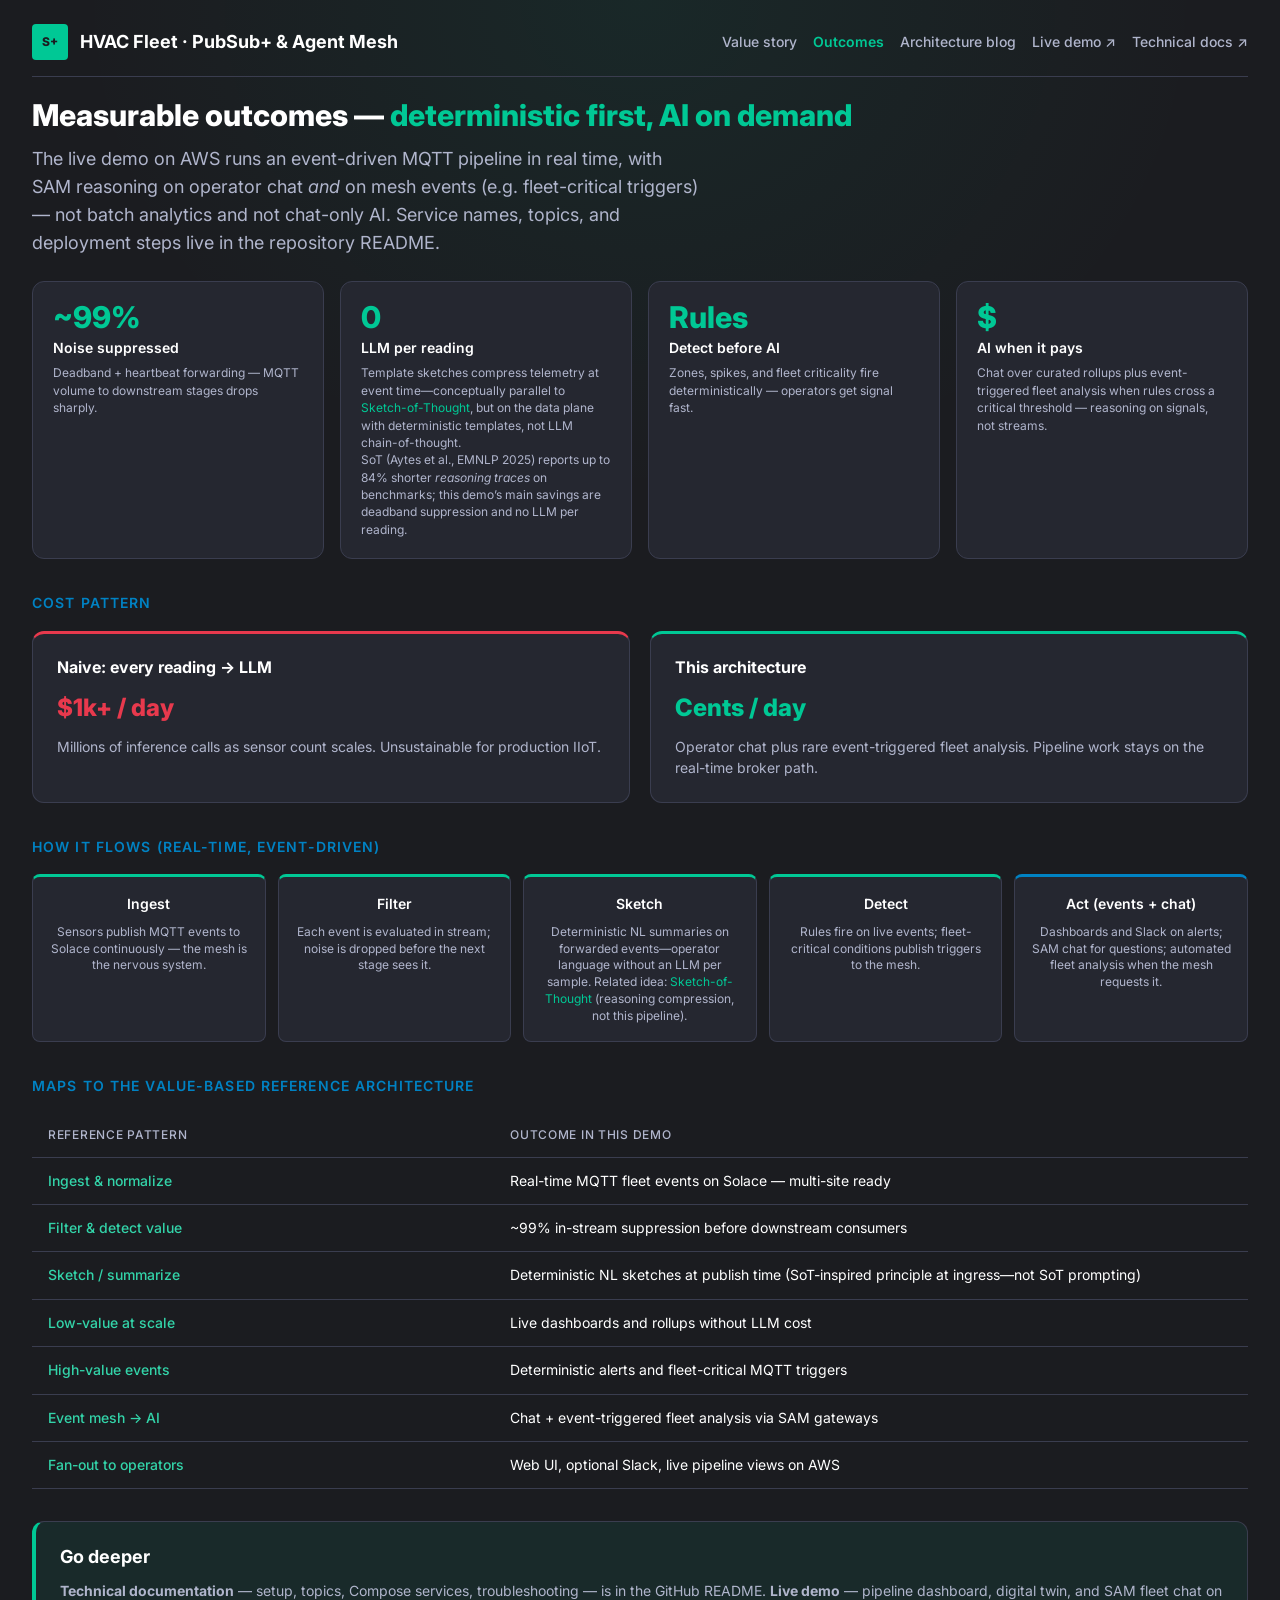
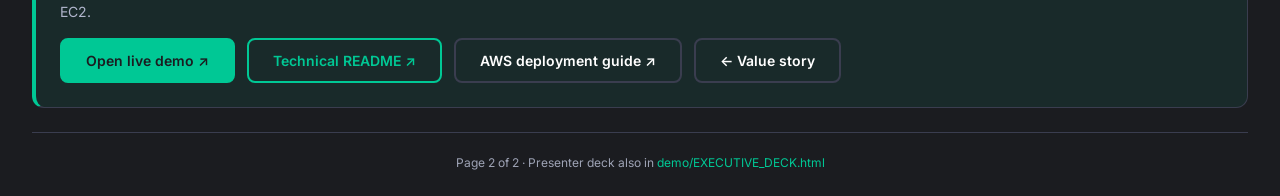
<file: docs/outcomes.html>
<!DOCTYPE html>
<html lang="en">
<head>
  <meta charset="UTF-8">
  <meta name="viewport" content="width=device-width, initial-scale=1.0">
  <title>HVAC Fleet Demo — Outcomes</title>
  <link rel="stylesheet" href="solace-brand.css">
  <link rel="stylesheet" href="site.css">
</head>
<body>

<main class="site-page">
  <div class="site-inner">

    <header class="site-header">
      <a class="site-logo" href="index.html">
        <span class="site-logo-mark">S+</span>
        <span>HVAC Fleet · PubSub+ &amp; Agent Mesh</span>
      </a>
      <nav class="site-nav" aria-label="Site">
        <a href="index.html">Value story</a>
        <a href="outcomes.html" class="active">Outcomes</a>
        <a href="blog/reason-on-the-exception.html">Architecture blog</a>
        <a href="http://ec2-18-116-251-212.us-east-2.compute.amazonaws.com/">Live demo ↗</a>
        <a href="https://github.com/mstobo/hvac-fleet-sam-demo#readme">Technical docs ↗</a>
      </nav>
    </header>

    <h1 class="site-hero-title">Measurable outcomes — <span>deterministic first, AI on demand</span></h1>
    <p class="site-lead">
      The live demo on AWS runs an event-driven MQTT pipeline in real time, with SAM reasoning on operator chat
      <em>and</em> on mesh events (e.g. fleet-critical triggers) — not batch analytics and not chat-only AI.
      Service names, topics, and deployment steps live in the repository README.
    </p>

    <div class="value-grid">
      <article class="value-card">
        <div class="metric">~99%</div>
        <h3>Noise suppressed</h3>
        <p>Deadband + heartbeat forwarding — MQTT volume to downstream stages drops sharply.</p>
      </article>
      <article class="value-card">
        <div class="metric">0</div>
        <h3>LLM per reading</h3>
        <p>Template sketches compress telemetry at event time—conceptually parallel to <a href="https://arxiv.org/abs/2503.05179">Sketch-of-Thought</a>, but on the data plane with deterministic templates, not LLM chain-of-thought.</p>
        <p class="pattern-note">SoT (Aytes et al., EMNLP 2025) reports up to 84% shorter <em>reasoning traces</em> on benchmarks; this demo’s main savings are deadband suppression and no LLM per reading.</p>
      </article>
      <article class="value-card">
        <div class="metric">Rules</div>
        <h3>Detect before AI</h3>
        <p>Zones, spikes, and fleet criticality fire deterministically — operators get signal fast.</p>
      </article>
      <article class="value-card">
        <div class="metric">$</div>
        <h3>AI when it pays</h3>
        <p>Chat over curated rollups plus event-triggered fleet analysis when rules cross a critical threshold — reasoning on signals, not streams.</p>
      </article>
    </div>

    <p class="section-label">Cost pattern</p>
    <div class="cost-compare">
      <article class="cost-card bad">
        <h3>Naive: every reading → LLM</h3>
        <div class="price">$1k+ / day</div>
        <p>Millions of inference calls as sensor count scales. Unsustainable for production IIoT.</p>
      </article>
      <article class="cost-card good">
        <h3>This architecture</h3>
        <div class="price">Cents / day</div>
        <p>Operator chat plus rare event-triggered fleet analysis. Pipeline work stays on the real-time broker path.</p>
      </article>
    </div>

    <p class="section-label">How it flows (real-time, event-driven)</p>
    <div class="flow-simple">
      <article class="flow-step">
        <div class="name">Ingest</div>
        <p class="desc">Sensors publish MQTT events to Solace continuously — the mesh is the nervous system.</p>
      </article>
      <article class="flow-step">
        <div class="name">Filter</div>
        <p class="desc">Each event is evaluated in stream; noise is dropped before the next stage sees it.</p>
      </article>
      <article class="flow-step">
        <div class="name">Sketch</div>
        <p class="desc">Deterministic NL summaries on forwarded events—operator language without an LLM per sample. Related idea: <a href="https://arxiv.org/abs/2503.05179">Sketch-of-Thought</a> (reasoning compression, not this pipeline).</p>
      </article>
      <article class="flow-step">
        <div class="name">Detect</div>
        <p class="desc">Rules fire on live events; fleet-critical conditions publish triggers to the mesh.</p>
      </article>
      <article class="flow-step control">
        <div class="name">Act (events + chat)</div>
        <p class="desc">Dashboards and Slack on alerts; SAM chat for questions; automated fleet analysis when the mesh requests it.</p>
      </article>
    </div>

    <p class="section-label">Maps to the value-based reference architecture</p>
    <table class="map-table">
      <thead>
        <tr><th>Reference pattern</th><th>Outcome in this demo</th></tr>
      </thead>
      <tbody>
        <tr><td>Ingest &amp; normalize</td><td>Real-time MQTT fleet events on Solace — multi-site ready</td></tr>
        <tr><td>Filter &amp; detect value</td><td>~99% in-stream suppression before downstream consumers</td></tr>
        <tr><td>Sketch / summarize</td><td>Deterministic NL sketches at publish time (SoT-inspired principle at ingress—not SoT prompting)</td></tr>
        <tr><td>Low-value at scale</td><td>Live dashboards and rollups without LLM cost</td></tr>
        <tr><td>High-value events</td><td>Deterministic alerts and fleet-critical MQTT triggers</td></tr>
        <tr><td>Event mesh → AI</td><td>Chat + event-triggered fleet analysis via SAM gateways</td></tr>
        <tr><td>Fan-out to operators</td><td>Web UI, optional Slack, live pipeline views on AWS</td></tr>
      </tbody>
    </table>

    <div class="cta-panel">
      <h2>Go deeper</h2>
      <p>
        <strong>Technical documentation</strong> — setup, topics, Compose services, troubleshooting — is in the GitHub README.
        <strong>Live demo</strong> — pipeline dashboard, digital twin, and SAM fleet chat on EC2.
      </p>
      <div class="cta-actions">
        <a class="solace-btn solace-btn--primary" href="http://ec2-18-116-251-212.us-east-2.compute.amazonaws.com/">Open live demo ↗</a>
        <a class="solace-btn solace-btn--secondary" href="https://github.com/mstobo/hvac-fleet-sam-demo#readme">Technical README ↗</a>
        <a class="solace-btn solace-btn--ghost" href="https://github.com/mstobo/hvac-fleet-sam-demo/blob/main/deploy/aws/README.md">AWS deployment guide ↗</a>
        <a class="solace-btn solace-btn--ghost" href="index.html">← Value story</a>
      </div>
    </div>

    <footer class="site-footer">
      Page 2 of 2 · Presenter deck also in <a href="https://github.com/mstobo/hvac-fleet-sam-demo/blob/main/demo/EXECUTIVE_DECK.html">demo/EXECUTIVE_DECK.html</a>
    </footer>

  </div>
</main>

</body>
</html>
</file>
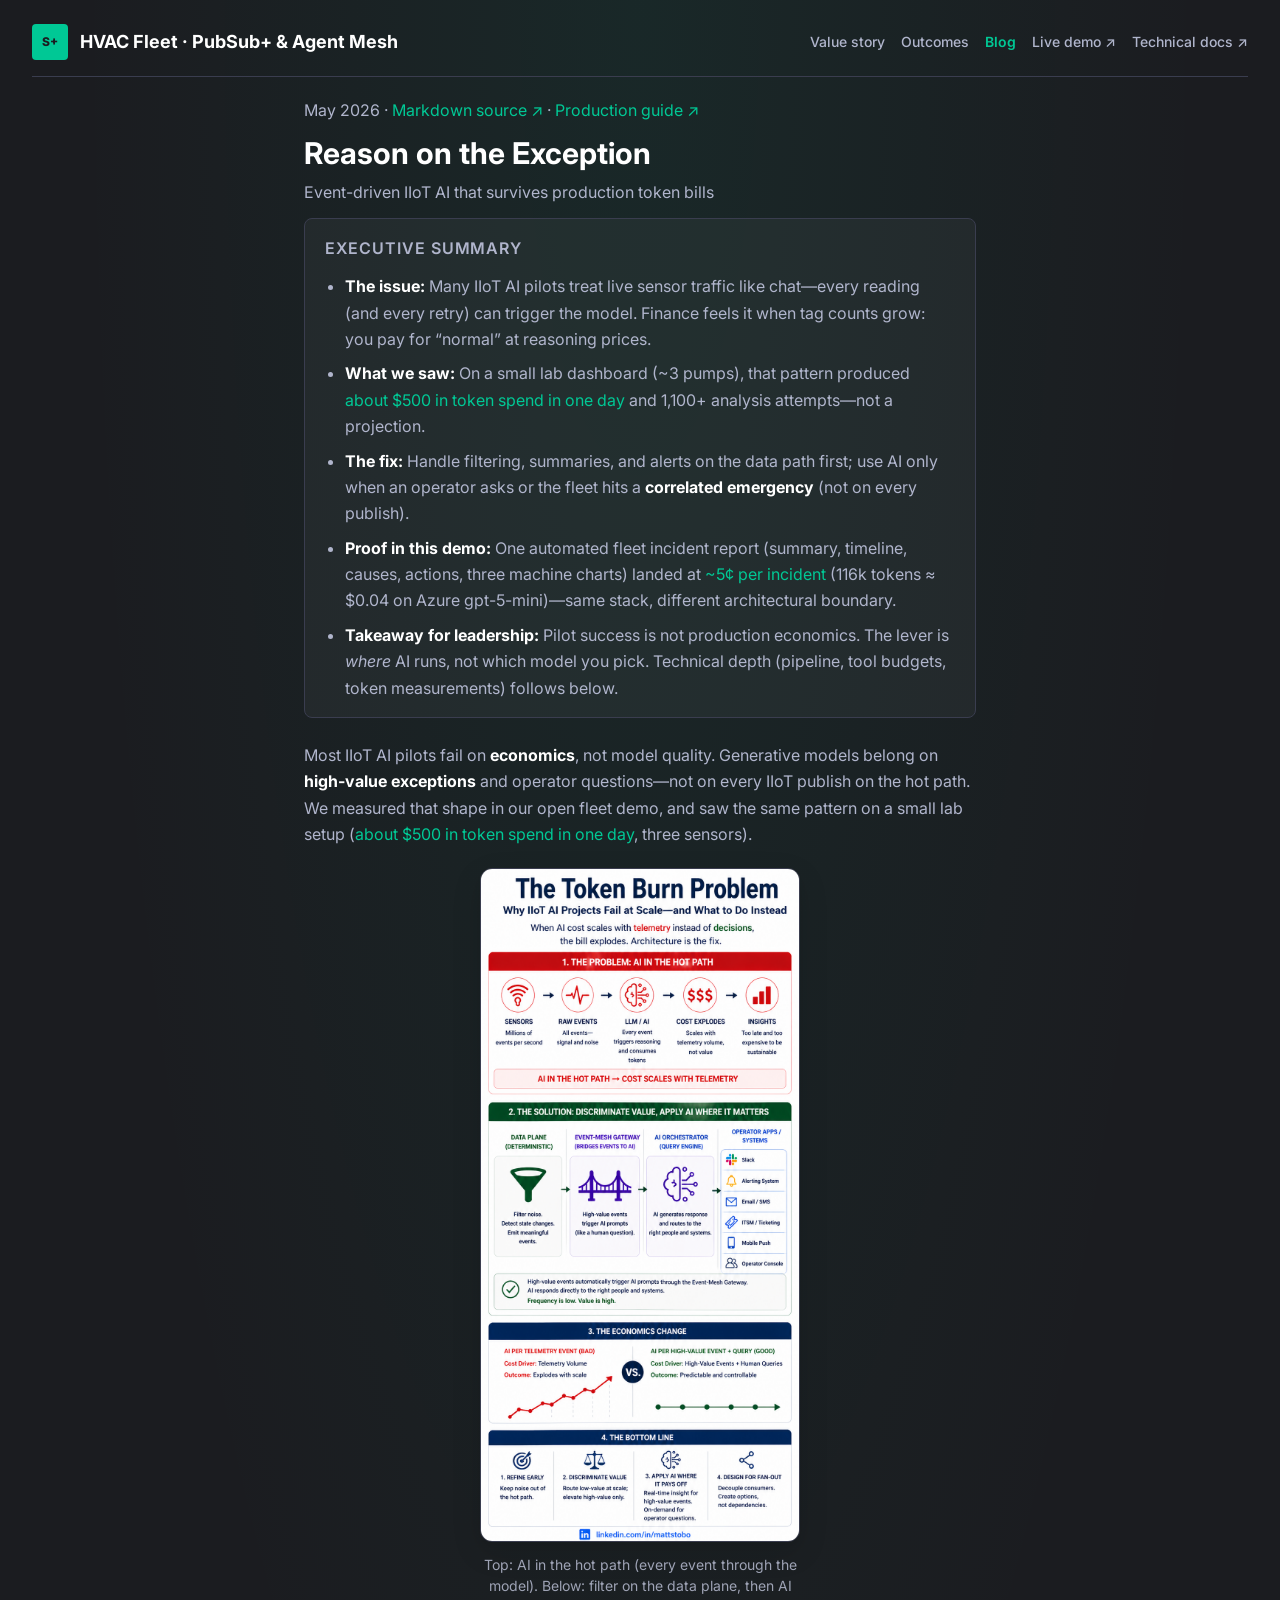
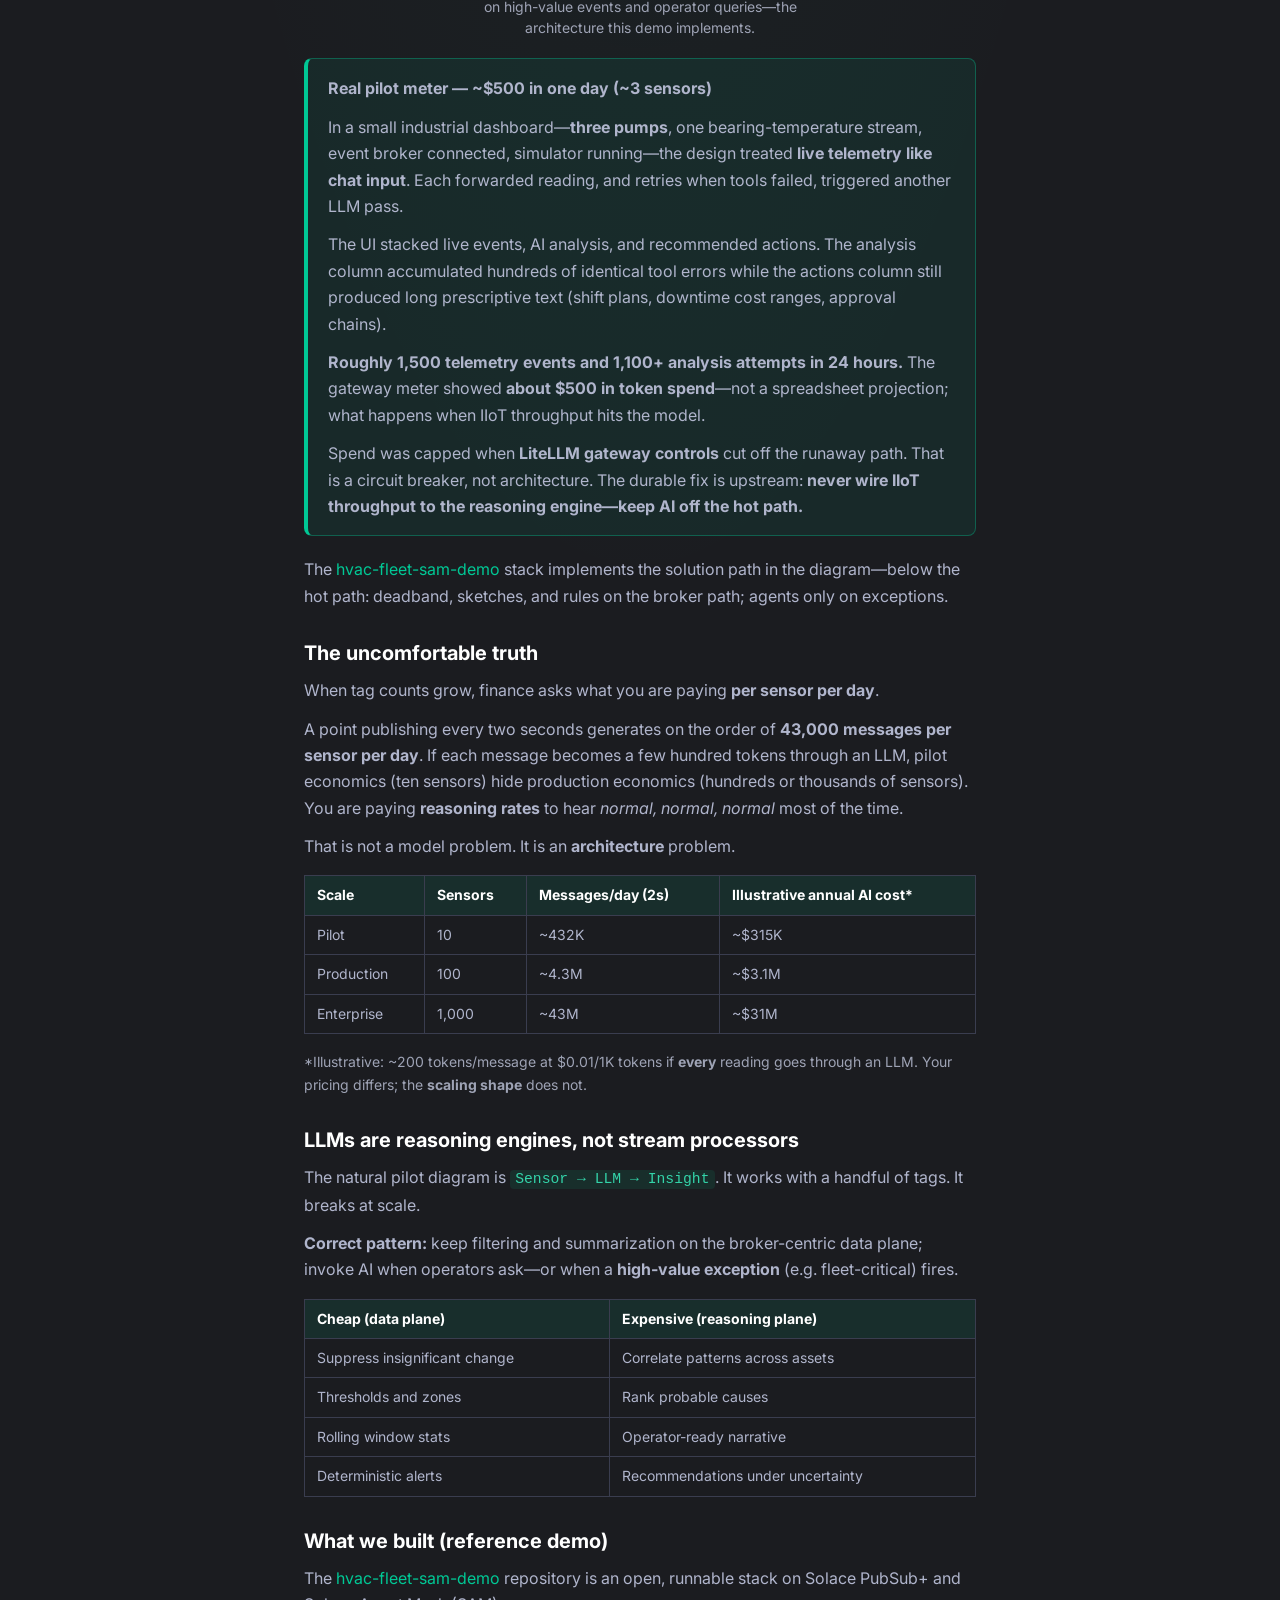
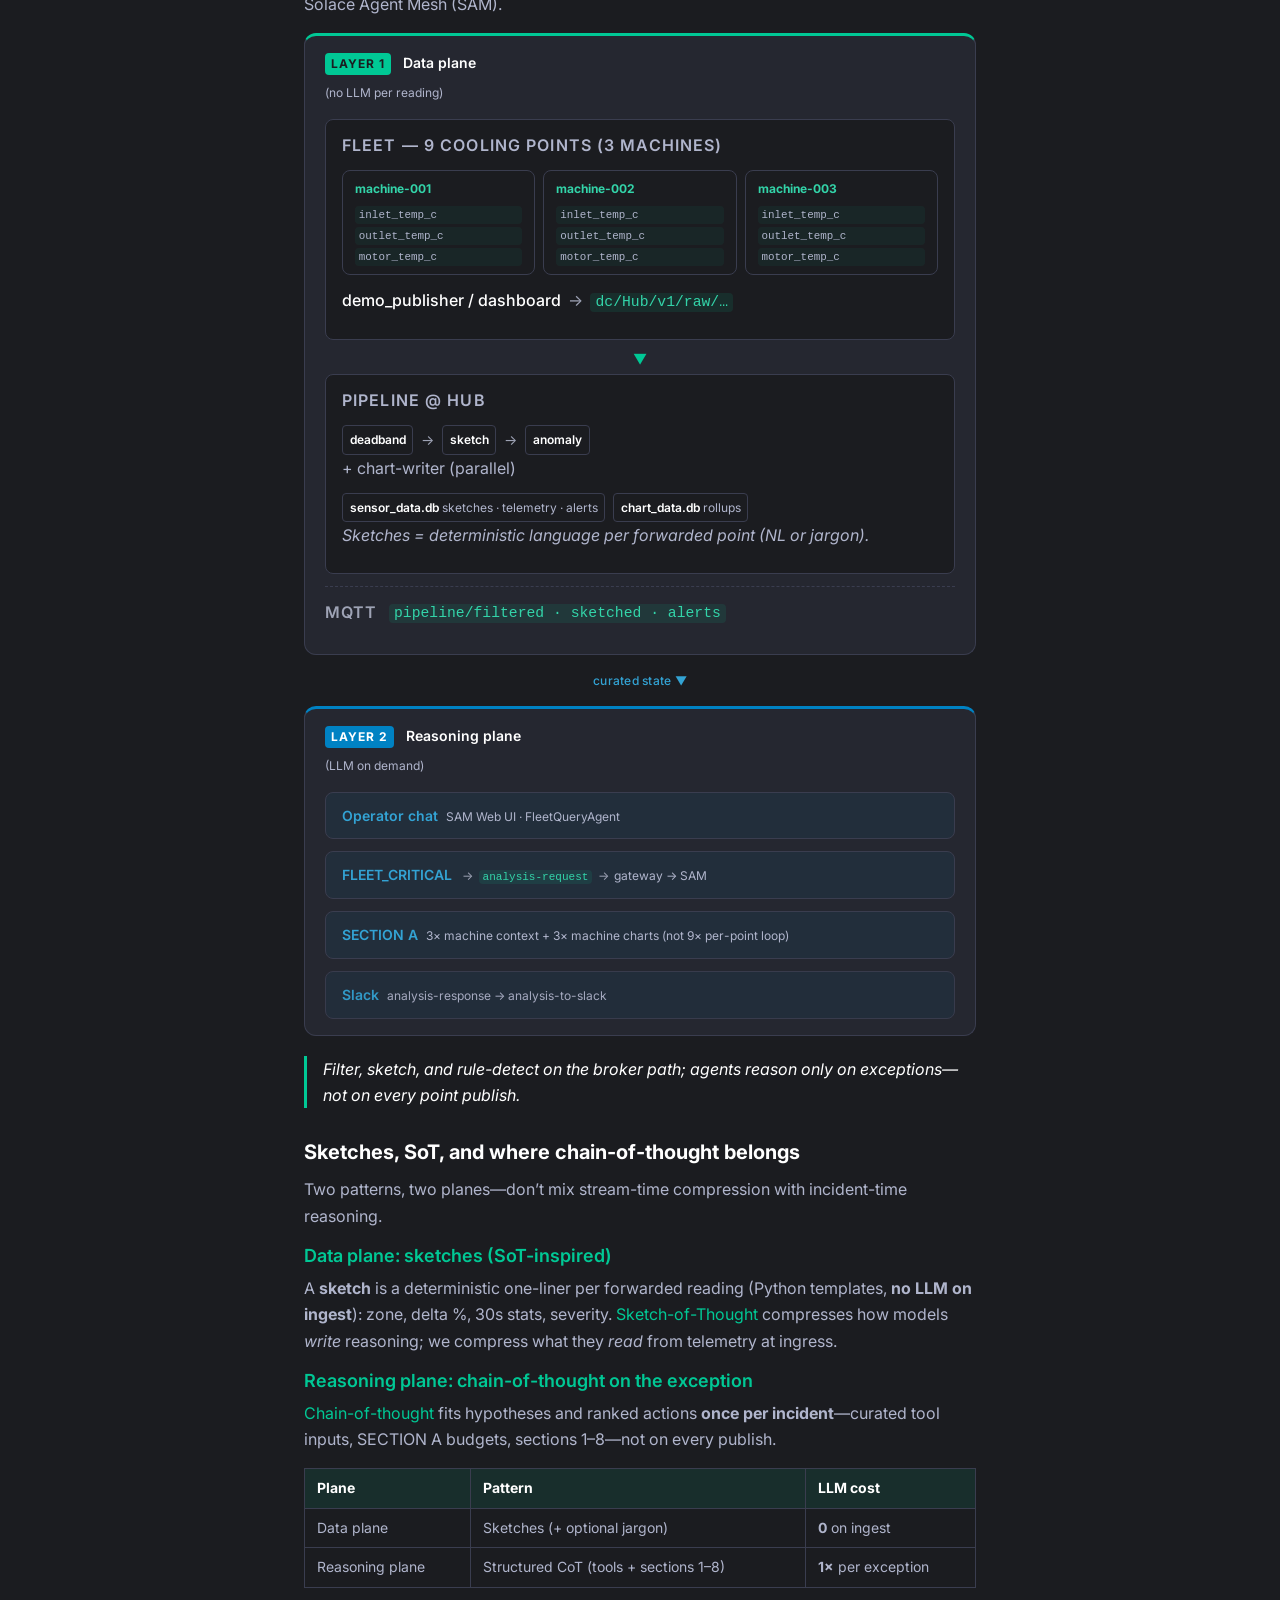
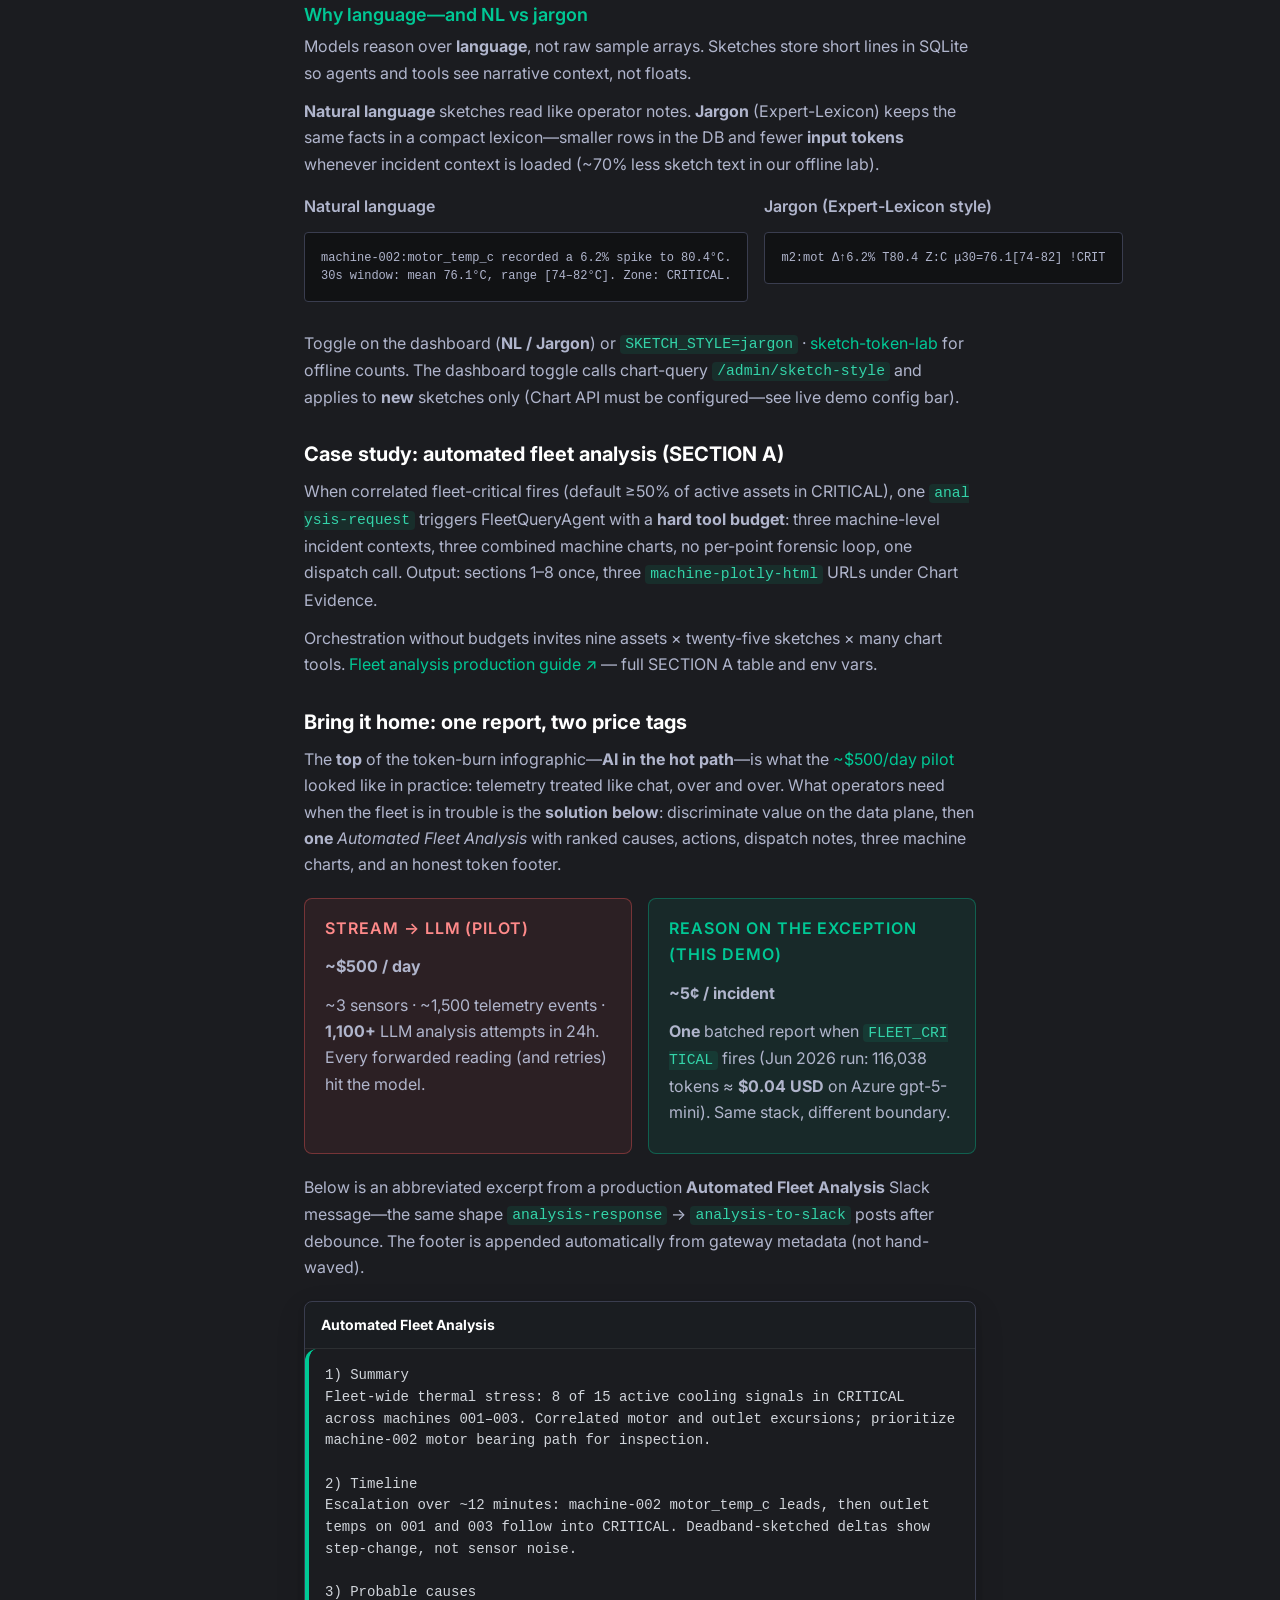
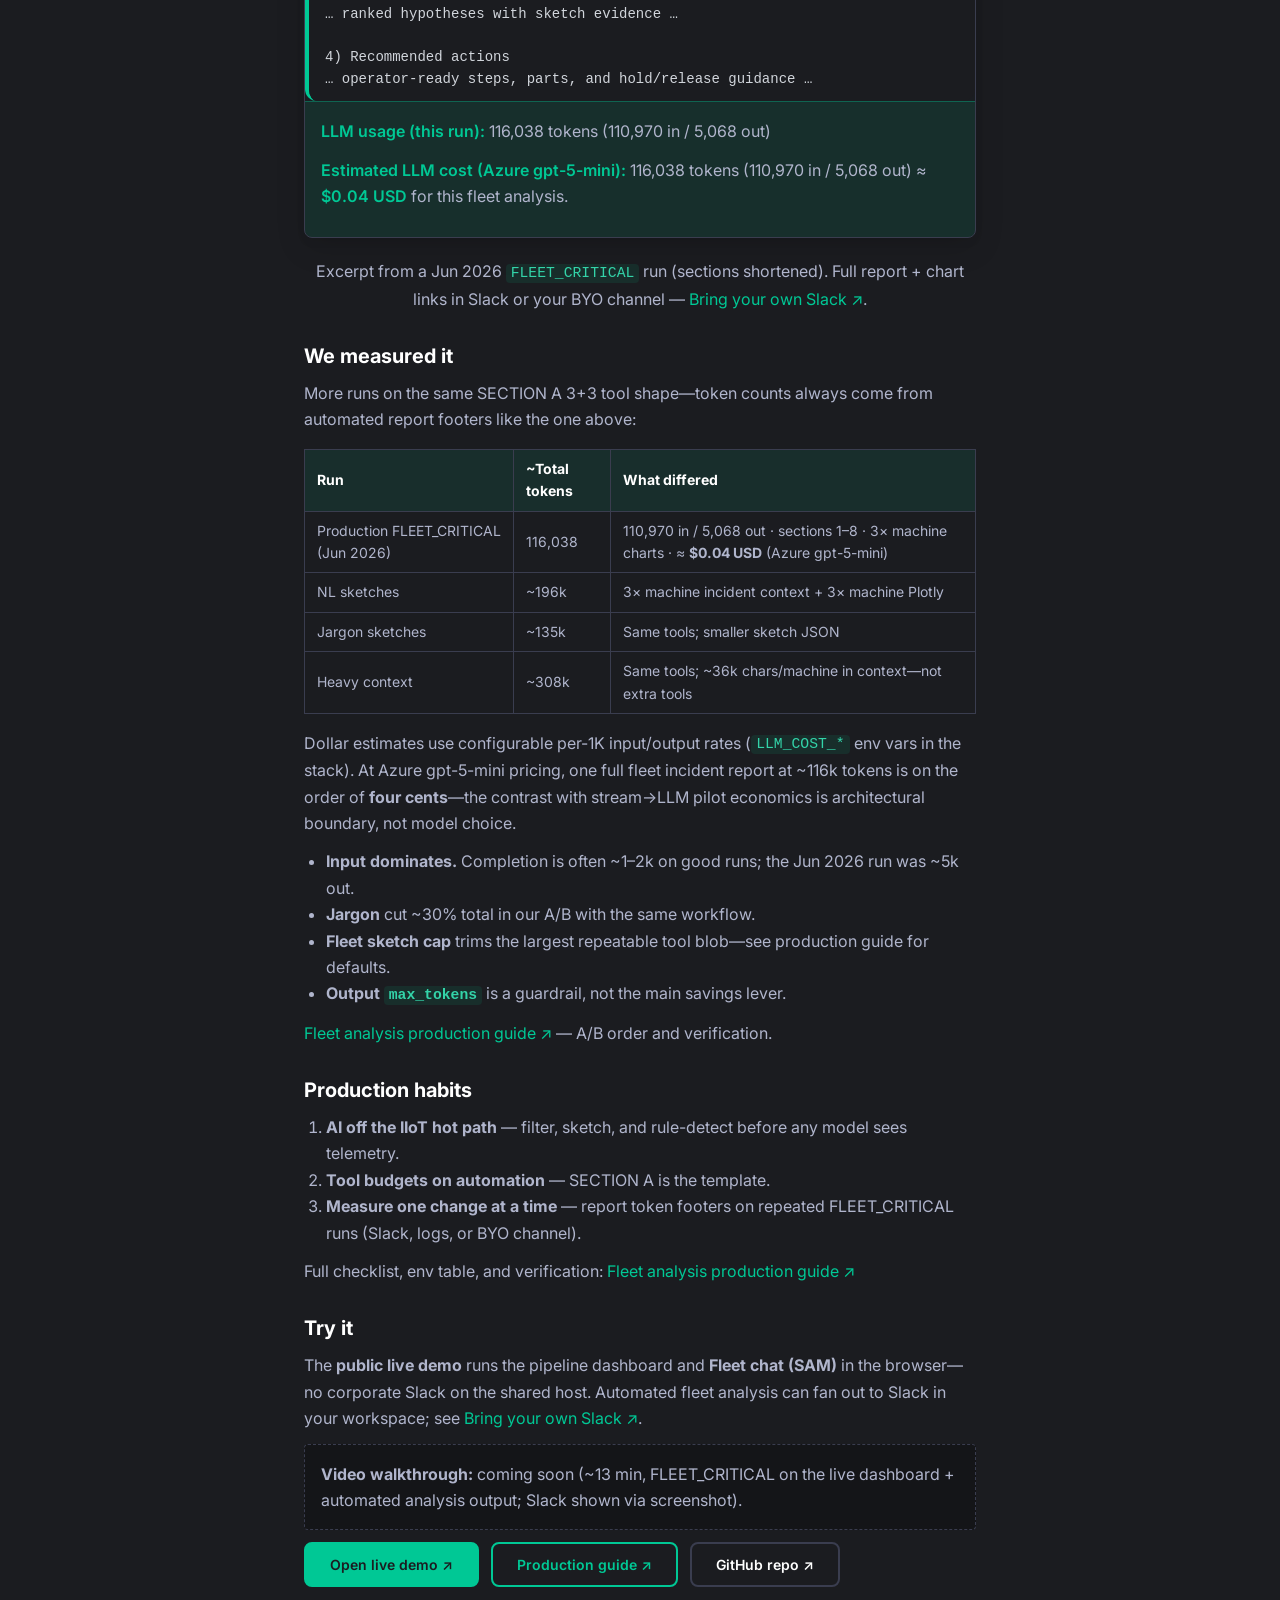
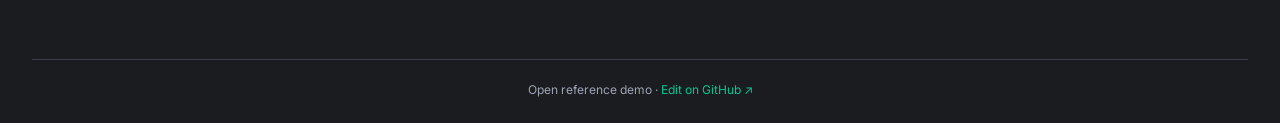
<file: docs/blog/reason-on-the-exception.html>
<!DOCTYPE html>
<html lang="en">
<head>
  <meta charset="UTF-8">
  <meta name="viewport" content="width=device-width, initial-scale=1.0">
  <title>Reason on the Exception — HVAC Fleet Demo Blog</title>
  <meta name="description" content="Event-driven IIoT architecture: deterministic MQTT pipeline, fleet agent tool budgets, and measured token economics (~196k NL, ~135k jargon, production FLEET_CRITICAL run 116k tokens ≈ $0.04 USD).">
  <link rel="stylesheet" href="../solace-brand.css">
  <link rel="stylesheet" href="../site.css">
</head>
<body>

<main class="site-page">
  <div class="site-inner">

    <header class="site-header">
      <a class="site-logo" href="../index.html">
        <span class="site-logo-mark">S+</span>
        <span>HVAC Fleet · PubSub+ &amp; Agent Mesh</span>
      </a>
      <nav class="site-nav" aria-label="Site">
        <a href="../index.html">Value story</a>
        <a href="../outcomes.html">Outcomes</a>
        <a href="index.html" class="active">Blog</a>
        <a href="http://ec2-18-116-251-212.us-east-2.compute.amazonaws.com/">Live demo ↗</a>
        <a href="https://github.com/mstobo/hvac-fleet-sam-demo#readme">Technical docs ↗</a>
      </nav>
    </header>

    <article class="blog-article">
      <p class="blog-meta">May 2026 ·
        <a href="https://github.com/mstobo/hvac-fleet-sam-demo/blob/main/docs/blog/reason-on-the-exception.md">Markdown source ↗</a>
        · <a href="https://github.com/mstobo/hvac-fleet-sam-demo/blob/main/docs/FLEET_ANALYSIS_PRODUCTION.md">Production guide ↗</a>
      </p>

      <h1 class="blog-title">Reason on the Exception</h1>
      <p class="blog-subtitle">Event-driven IIoT AI that survives production token bills</p>

      <aside class="blog-exec-summary" id="executive-summary" aria-labelledby="executive-summary-label">
        <p class="blog-exec-summary-label" id="executive-summary-label">Executive summary</p>
        <ul>
          <li><strong>The issue:</strong> Many IIoT AI pilots treat live sensor traffic like chat—every reading (and every retry) can trigger the model. Finance feels it when tag counts grow: you pay for “normal” at reasoning prices.</li>
          <li><strong>What we saw:</strong> On a small lab dashboard (~3 pumps), that pattern produced <a href="#real-pilot">about $500 in token spend in one day</a> and 1,100+ analysis attempts—not a projection.</li>
          <li><strong>The fix:</strong> Handle filtering, summaries, and alerts on the data path first; use AI only when an operator asks or the fleet hits a <strong>correlated emergency</strong> (not on every publish).</li>
          <li><strong>Proof in this demo:</strong> One automated fleet incident report (summary, timeline, causes, actions, three machine charts) landed at <a href="#fleet-report-proof">~5¢ per incident</a> (116k tokens ≈ $0.04 on Azure gpt-5-mini)—same stack, different architectural boundary.</li>
          <li><strong>Takeaway for leadership:</strong> Pilot success is not production economics. The lever is <em>where</em> AI runs, not which model you pick. Technical depth (pipeline, tool budgets, token measurements) follows below.</li>
        </ul>
      </aside>

      <section id="intro">
        <p class="blog-lede">
          Most IIoT AI pilots fail on <strong>economics</strong>, not model quality. Generative models belong on
          <strong>high-value exceptions</strong> and operator questions—not on every IIoT publish on the hot path.
          We measured that shape in our open fleet demo, and saw the same pattern on a small lab setup
          (<a href="#real-pilot">about $500 in token spend in one day</a>, three sensors).
        </p>

        <figure class="blog-figure tokenburn-wrap">
          <img
            src="../token-burn-device-friendly.png"
            alt="The Token Burn Problem infographic: top section shows AI in the hot path where cost scales with telemetry; lower sections show filtering on the data plane and AI only on high-value events and operator queries."
            width="862"
            height="1824"
            loading="lazy"
          />
          <figcaption class="blog-figcaption">
            Top: AI in the hot path (every event through the model). Below: filter on the data plane, then AI on high-value events and operator queries—the architecture this demo implements.
          </figcaption>
        </figure>

        <aside class="blog-callout" id="real-pilot" aria-labelledby="real-pilot-title">
          <p class="blog-callout-title" id="real-pilot-title">Real pilot meter — ~$500 in one day (~3 sensors)</p>
          <p>
            In a small industrial dashboard—<strong>three pumps</strong>, one bearing-temperature stream, event broker connected,
            simulator running—the design treated <strong>live telemetry like chat input</strong>. Each forwarded reading, and retries when tools failed,
            triggered another LLM pass.
          </p>
          <p>
            The UI stacked live events, AI analysis, and recommended actions. The analysis column accumulated hundreds of
            identical tool errors while the actions column still produced long prescriptive text (shift plans, downtime cost ranges, approval chains).
          </p>
          <p>
            <strong>Roughly 1,500 telemetry events and 1,100+ analysis attempts in 24 hours.</strong>
            The gateway meter showed <strong>about $500 in token spend</strong>—not a spreadsheet projection; what happens when IIoT throughput hits the model.
          </p>
          <p>
            Spend was capped when <strong>LiteLLM gateway controls</strong> cut off the runaway path. That is a circuit breaker, not architecture.
            The durable fix is upstream: <strong>never wire IIoT throughput to the reasoning engine—keep AI off the hot path.</strong>
          </p>
        </aside>

        <p>
          The <a href="https://github.com/mstobo/hvac-fleet-sam-demo">hvac-fleet-sam-demo</a> stack implements the solution path in the diagram—below the hot path:
          deadband, sketches, and rules on the broker path; agents only on exceptions.
        </p>
      </section>

      <section id="truth">
        <h2>The uncomfortable truth</h2>
        <p>
          When tag counts grow, finance asks what you are paying <strong>per sensor per day</strong>.
        </p>
        <p>
          A point publishing every two seconds generates on the order of <strong>43,000 messages per sensor per day</strong>.
          If each message becomes a few hundred tokens through an LLM, pilot economics (ten sensors) hide production economics
          (hundreds or thousands of sensors). You are paying <strong>reasoning rates</strong> to hear
          <em>normal, normal, normal</em> most of the time.
        </p>
        <p>That is not a model problem. It is an <strong>architecture</strong> problem.</p>

        <div class="blog-table-wrap">
          <table class="blog-table">
            <thead>
              <tr><th>Scale</th><th>Sensors</th><th>Messages/day (2s)</th><th>Illustrative annual AI cost*</th></tr>
            </thead>
            <tbody>
              <tr><td>Pilot</td><td>10</td><td>~432K</td><td>~$315K</td></tr>
              <tr><td>Production</td><td>100</td><td>~4.3M</td><td>~$3.1M</td></tr>
              <tr><td>Enterprise</td><td>1,000</td><td>~43M</td><td>~$31M</td></tr>
            </tbody>
          </table>
        </div>
        <p class="blog-footnote">
          *Illustrative: ~200 tokens/message at $0.01/1K tokens if <strong>every</strong> reading goes through an LLM.
          Your pricing differs; the <strong>scaling shape</strong> does not.
        </p>
      </section>

      <section id="reasoning">
        <h2>LLMs are reasoning engines, not stream processors</h2>
        <p>The natural pilot diagram is <code class="arch-code">Sensor → LLM → Insight</code>. It works with a handful of tags. It breaks at scale.</p>

        <p>
          <strong>Correct pattern:</strong> keep filtering and summarization on the broker-centric data plane;
          invoke AI when operators ask—or when a <strong>high-value exception</strong> (e.g. fleet-critical) fires.
        </p>

        <div class="blog-table-wrap">
          <table class="blog-table">
            <thead>
              <tr><th>Cheap (data plane)</th><th>Expensive (reasoning plane)</th></tr>
            </thead>
            <tbody>
              <tr><td>Suppress insignificant change</td><td>Correlate patterns across assets</td></tr>
              <tr><td>Thresholds and zones</td><td>Rank probable causes</td></tr>
              <tr><td>Rolling window stats</td><td>Operator-ready narrative</td></tr>
              <tr><td>Deterministic alerts</td><td>Recommendations under uncertainty</td></tr>
            </tbody>
          </table>
        </div>
      </section>

      <section id="demo">
        <h2>What we built (reference demo)</h2>
        <p>
          The <a href="https://github.com/mstobo/hvac-fleet-sam-demo">hvac-fleet-sam-demo</a> repository is an open, runnable stack on Solace PubSub+ and Solace Agent Mesh (SAM).
        </p>
        <div class="arch-diagram" role="img" aria-label="HVAC fleet demo: nine cooling points through deterministic pipeline to SAM on fleet-critical">
          <article class="arch-layer arch-layer--data">
            <header class="arch-layer-head">
              <span class="arch-layer-badge">Layer 1</span>
              <span class="arch-layer-title">Data plane</span>
              <span class="arch-layer-sub">(no LLM per reading)</span>
            </header>

            <div class="arch-block">
              <p class="arch-block-label">Fleet — 9 cooling points (3 machines)</p>
              <div class="arch-machines">
                <div class="arch-machine">
                  <span class="arch-machine-id">machine-001</span>
                  <div class="arch-points">
                    <span class="arch-point">inlet_temp_c</span>
                    <span class="arch-point">outlet_temp_c</span>
                    <span class="arch-point">motor_temp_c</span>
                  </div>
                </div>
                <div class="arch-machine">
                  <span class="arch-machine-id">machine-002</span>
                  <div class="arch-points">
                    <span class="arch-point">inlet_temp_c</span>
                    <span class="arch-point">outlet_temp_c</span>
                    <span class="arch-point">motor_temp_c</span>
                  </div>
                </div>
                <div class="arch-machine">
                  <span class="arch-machine-id">machine-003</span>
                  <div class="arch-points">
                    <span class="arch-point">inlet_temp_c</span>
                    <span class="arch-point">outlet_temp_c</span>
                    <span class="arch-point">motor_temp_c</span>
                  </div>
                </div>
              </div>
              <p class="arch-detail-line">
                <span class="arch-svc">demo_publisher / dashboard</span>
                <span class="arch-arrow-inline" aria-hidden="true">→</span>
                <code class="arch-code">dc/Hub/v1/raw/…</code>
              </p>
            </div>

            <div class="arch-vflow" aria-hidden="true">▼</div>

            <div class="arch-block">
              <p class="arch-block-label">Pipeline @ Hub</p>
              <div class="arch-pipeline">
                <span class="arch-stage">deadband</span>
                <span class="arch-pipe" aria-hidden="true">→</span>
                <span class="arch-stage">sketch</span>
                <span class="arch-pipe" aria-hidden="true">→</span>
                <span class="arch-stage">anomaly</span>
              </div>
              <p class="arch-branch">+ chart-writer (parallel)</p>
              <div class="arch-store-row">
                <span class="arch-store"><strong>sensor_data.db</strong> sketches · telemetry · alerts</span>
                <span class="arch-store"><strong>chart_data.db</strong> rollups</span>
              </div>
              <p class="arch-note">Sketches = deterministic language per forwarded point (NL or jargon).</p>
            </div>

            <p class="arch-fanout">
              <span class="arch-fanout-label">MQTT</span>
              <code class="arch-code">pipeline/filtered · sketched · alerts</code>
            </p>
          </article>

          <div class="arch-connector" aria-hidden="true">curated state ▼</div>

          <article class="arch-layer arch-layer--control">
            <header class="arch-layer-head">
              <span class="arch-layer-badge">Layer 2</span>
              <span class="arch-layer-title">Reasoning plane</span>
              <span class="arch-layer-sub">(LLM on demand)</span>
            </header>

            <ul class="arch-control-list">
              <li>
                <span class="arch-control-strong">Operator chat</span>
                SAM Web UI · FleetQueryAgent
              </li>
              <li>
                <span class="arch-control-strong">FLEET_CRITICAL</span>
                <span class="arch-arrow-inline" aria-hidden="true">→</span>
                <code class="arch-code">analysis-request</code>
                <span class="arch-arrow-inline" aria-hidden="true">→</span>
                gateway → SAM
              </li>
              <li>
                <span class="arch-control-strong">SECTION A</span>
                3× machine context + 3× machine charts (not 9× per-point loop)
              </li>
              <li class="arch-control-optional">
                <span class="arch-control-strong">Slack</span>
                analysis-response → analysis-to-slack
              </li>
            </ul>
          </article>
        </div>

        <p class="blog-pullquote">
          Filter, sketch, and rule-detect on the broker path; agents reason only on exceptions—not on every point publish.
        </p>
      </section>

      <section id="sketches">
        <h2>Sketches, SoT, and where chain-of-thought belongs</h2>
        <p>Two patterns, two planes—don’t mix stream-time compression with incident-time reasoning.</p>

        <h3 class="blog-h3">Data plane: sketches (SoT-inspired)</h3>
        <p>
          A <strong>sketch</strong> is a deterministic one-liner per forwarded reading (Python templates, <strong>no LLM on ingest</strong>): zone, delta %, 30s stats, severity.
          <a href="https://arxiv.org/abs/2503.05179">Sketch-of-Thought</a> compresses how models <em>write</em> reasoning; we compress what they <em>read</em> from telemetry at ingress.
        </p>

        <h3 class="blog-h3">Reasoning plane: chain-of-thought on the exception</h3>
        <p>
          <a href="https://arxiv.org/abs/2201.11903">Chain-of-thought</a> fits hypotheses and ranked actions <strong>once per incident</strong>—curated tool inputs, SECTION A budgets, sections 1–8—not on every publish.
        </p>

        <div class="blog-table-wrap">
          <table class="blog-table">
            <thead>
              <tr><th>Plane</th><th>Pattern</th><th>LLM cost</th></tr>
            </thead>
            <tbody>
              <tr><td>Data plane</td><td>Sketches (+ optional jargon)</td><td><strong>0</strong> on ingest</td></tr>
              <tr><td>Reasoning plane</td><td>Structured CoT (tools + sections 1–8)</td><td><strong>1×</strong> per exception</td></tr>
            </tbody>
          </table>
        </div>

        <h3 class="blog-h3">Why language—and NL vs jargon</h3>
        <p>
          Models reason over <strong>language</strong>, not raw sample arrays. Sketches store short lines in SQLite so agents and tools see narrative context, not floats.
        </p>
        <p>
          <strong>Natural language</strong> sketches read like operator notes. <strong>Jargon</strong> (Expert-Lexicon) keeps the same facts in a compact lexicon—smaller rows in the DB and fewer <strong>input tokens</strong> whenever incident context is loaded (~70% less sketch text in our offline lab).
        </p>

        <div class="blog-compare">
          <div>
            <p class="blog-compare-label">Natural language</p>
            <pre class="blog-pre blog-pre--compact">machine-002:motor_temp_c recorded a 6.2% spike to 80.4°C.
30s window: mean 76.1°C, range [74–82°C]. Zone: CRITICAL.</pre>
          </div>
          <div>
            <p class="blog-compare-label">Jargon (Expert-Lexicon style)</p>
            <pre class="blog-pre blog-pre--compact">m2:mot Δ↑6.2% T80.4 Z:C μ30=76.1[74-82] !CRIT</pre>
          </div>
        </div>
        <p>
          Toggle on the dashboard (<strong>NL / Jargon</strong>) or <code class="arch-code">SKETCH_STYLE=jargon</code> ·
          <a href="https://github.com/mstobo/hvac-fleet-sam-demo/tree/main/tools/sketch-token-lab">sketch-token-lab</a> for offline counts.
          The dashboard toggle calls chart-query <code class="arch-code">/admin/sketch-style</code> and applies to <strong>new</strong> sketches only (Chart API must be configured—see live demo config bar).
        </p>
      </section>

      <section id="section-a">
        <h2>Case study: automated fleet analysis (SECTION A)</h2>
        <p>
          When correlated fleet-critical fires (default ≥50% of active assets in CRITICAL), one <code class="arch-code">analysis-request</code>
          triggers FleetQueryAgent with a <strong>hard tool budget</strong>: three machine-level incident contexts, three combined machine charts,
          no per-point forensic loop, one dispatch call. Output: sections 1–8 once, three <code class="arch-code">machine-plotly-html</code> URLs under Chart Evidence.
        </p>
        <p>
          Orchestration without budgets invites nine assets × twenty-five sketches × many chart tools.
          <a href="https://github.com/mstobo/hvac-fleet-sam-demo/blob/main/docs/FLEET_ANALYSIS_PRODUCTION.md">Fleet analysis production guide ↗</a> — full SECTION A table and env vars.
        </p>
      </section>

      <section id="fleet-report-proof">
        <h2>Bring it home: one report, two price tags</h2>
        <p>
          The <strong>top</strong> of the token-burn infographic—<strong>AI in the hot path</strong>—is what the
          <a href="#real-pilot">~$500/day pilot</a> looked like in practice: telemetry treated like chat, over and over.
          What operators need when the fleet is in trouble is the <strong>solution below</strong>: discriminate value on the data plane, then
          <strong>one</strong> <em>Automated Fleet Analysis</em> with ranked causes, actions, dispatch notes, three machine charts, and an honest token footer.
        </p>

        <div class="blog-cost-contrast" aria-label="Cost contrast: runaway pilot vs bounded fleet report">
          <div class="blog-cost-card blog-cost-card--bad">
            <p class="blog-cost-card-label">Stream → LLM (pilot)</p>
            <p class="blog-cost-amount">~$500 / day</p>
            <p>~3 sensors · ~1,500 telemetry events · <strong>1,100+</strong> LLM analysis attempts in 24h. Every forwarded reading (and retries) hit the model.</p>
          </div>
          <div class="blog-cost-card blog-cost-card--good">
            <p class="blog-cost-card-label">Reason on the exception (this demo)</p>
            <p class="blog-cost-amount">~5¢ / incident</p>
            <p><strong>One</strong> batched report when <code class="arch-code">FLEET_CRITICAL</code> fires (Jun 2026 run: 116,038 tokens ≈ <strong>$0.04 USD</strong> on Azure gpt-5-mini). Same stack, different boundary.</p>
          </div>
        </div>

        <p>
          Below is an abbreviated excerpt from a production <strong>Automated Fleet Analysis</strong> Slack message—the same shape
          <code class="arch-code">analysis-response</code> → <code class="arch-code">analysis-to-slack</code> posts after debounce. The footer is appended automatically from gateway metadata (not hand-waved).
        </p>

        <div class="blog-report-preview" role="figure" aria-labelledby="fleet-report-proof-caption">
          <div class="blog-report-preview-header">Automated Fleet Analysis</div>
          <pre class="blog-report-preview-body">1) Summary
Fleet-wide thermal stress: 8 of 15 active cooling signals in CRITICAL across machines 001–003. Correlated motor and outlet excursions; prioritize machine-002 motor bearing path for inspection.

2) Timeline
Escalation over ~12 minutes: machine-002 motor_temp_c leads, then outlet temps on 001 and 003 follow into CRITICAL. Deadband-sketched deltas show step-change, not sensor noise.

3) Probable causes
… ranked hypotheses with sketch evidence …

4) Recommended actions
… operator-ready steps, parts, and hold/release guidance …

Chart Evidence:
- machine-001: …/machine-plotly-html?asset_id=machine-001
- machine-002: …/machine-plotly-html?asset_id=machine-002
- machine-003: …/machine-plotly-html?asset_id=machine-003

5) Risk assessment …  6) Dispatch plan …  7) Data gaps …  8) Dispatch recommendations …</pre>
          <div class="blog-report-preview-footer" id="fleet-report-proof-caption">
            <p><em>LLM usage (this run):</em> 116,038 tokens (110,970 in / 5,068 out)</p>
            <p><em>Estimated LLM cost (Azure gpt-5-mini):</em> 116,038 tokens (110,970 in / 5,068 out) ≈ <em>$0.04 USD</em> for this fleet analysis.</p>
          </div>
        </div>
        <p class="blog-report-preview-caption">
          Excerpt from a Jun 2026 <code class="arch-code">FLEET_CRITICAL</code> run (sections shortened). Full report + chart links in Slack or your BYO channel —
          <a href="https://github.com/mstobo/hvac-fleet-sam-demo/blob/main/demo/SLACK_BYO.md">Bring your own Slack ↗</a>.
        </p>
      </section>

      <section id="measured">
        <h2>We measured it</h2>
        <p>More runs on the same SECTION A 3+3 tool shape—token counts always come from automated report footers like the one above:</p>
        <div class="blog-table-wrap">
          <table class="blog-table">
            <thead>
              <tr><th>Run</th><th>~Total tokens</th><th>What differed</th></tr>
            </thead>
            <tbody>
              <tr><td>Production FLEET_CRITICAL (Jun 2026)</td><td>116,038</td><td>110,970 in / 5,068 out · sections 1–8 · 3× machine charts · ≈ <strong>$0.04 USD</strong> (Azure gpt-5-mini)</td></tr>
              <tr><td>NL sketches</td><td>~196k</td><td>3× machine incident context + 3× machine Plotly</td></tr>
              <tr><td>Jargon sketches</td><td>~135k</td><td>Same tools; smaller sketch JSON</td></tr>
              <tr><td>Heavy context</td><td>~308k</td><td>Same tools; ~36k chars/machine in context—not extra tools</td></tr>
            </tbody>
          </table>
        </div>
        <p>
          Dollar estimates use configurable per-1K input/output rates (<code class="arch-code">LLM_COST_*</code> env vars in the stack).
          At Azure gpt-5-mini pricing, one full fleet incident report at ~116k tokens is on the order of <strong>four cents</strong>—the contrast with stream→LLM pilot economics is architectural boundary, not model choice.
        </p>
        <ul class="blog-list">
          <li><strong>Input dominates.</strong> Completion is often ~1–2k on good runs; the Jun 2026 run was ~5k out.</li>
          <li><strong>Jargon</strong> cut ~30% total in our A/B with the same workflow.</li>
          <li><strong>Fleet sketch cap</strong> trims the largest repeatable tool blob—see production guide for defaults.</li>
          <li><strong>Output <code class="arch-code">max_tokens</code></strong> is a guardrail, not the main savings lever.</li>
        </ul>
        <p>
          <a href="https://github.com/mstobo/hvac-fleet-sam-demo/blob/main/docs/FLEET_ANALYSIS_PRODUCTION.md">Fleet analysis production guide ↗</a> — A/B order and verification.
        </p>
      </section>

      <section id="checklist">
        <h2>Production habits</h2>
        <ol class="blog-list blog-list--ordered">
          <li><strong>AI off the IIoT hot path</strong> — filter, sketch, and rule-detect before any model sees telemetry.</li>
          <li><strong>Tool budgets on automation</strong> — SECTION A is the template.</li>
          <li><strong>Measure one change at a time</strong> — report token footers on repeated FLEET_CRITICAL runs (Slack, logs, or BYO channel).</li>
        </ol>
        <p>
          Full checklist, env table, and verification:
          <a href="https://github.com/mstobo/hvac-fleet-sam-demo/blob/main/docs/FLEET_ANALYSIS_PRODUCTION.md">Fleet analysis production guide ↗</a>
        </p>
      </section>

      <section id="try" class="blog-cta-block">
        <h2>Try it</h2>
        <p>
          The <strong>public live demo</strong> runs the pipeline dashboard and <strong>Fleet chat (SAM)</strong> in the browser—no corporate Slack on the shared host.
          Automated fleet analysis can fan out to Slack in your workspace; see
          <a href="https://github.com/mstobo/hvac-fleet-sam-demo/blob/main/demo/SLACK_BYO.md">Bring your own Slack ↗</a>.
        </p>
        <p id="video-placeholder" class="blog-video-placeholder">
          <strong>Video walkthrough:</strong> coming soon (~13 min, FLEET_CRITICAL on the live dashboard + automated analysis output; Slack shown via screenshot).
        </p>
        <div class="cta-actions">
          <a class="solace-btn solace-btn--primary" href="http://ec2-18-116-251-212.us-east-2.compute.amazonaws.com/">Open live demo ↗</a>
          <a class="solace-btn solace-btn--secondary" href="https://github.com/mstobo/hvac-fleet-sam-demo/blob/main/docs/FLEET_ANALYSIS_PRODUCTION.md">Production guide ↗</a>
          <a class="solace-btn solace-btn--ghost" href="https://github.com/mstobo/hvac-fleet-sam-demo#readme">GitHub repo ↗</a>
        </div>
      </section>
    </article>

    <footer class="site-footer">
      Open reference demo ·
      <a href="https://github.com/mstobo/hvac-fleet-sam-demo/blob/main/docs/blog/reason-on-the-exception.md">Edit on GitHub ↗</a>
    </footer>

  </div>
</main>

</body>
</html>
</file>
<file: docs/solace-brand.css>
/* ============================================================
   SOLACE BRAND CSS STYLESHEET
   Reverse-engineered from solace.com & docs.solace.com
   For use in web demos and prototypes.
   ⚠️  No official public design system was found. These values
       are derived from visual inspection of Solace's public
       website. Verify hex codes against current site if needed.
   ============================================================ */

/* --- Google Fonts Import (Solace uses a clean sans-serif) --- */
@import url('https://fonts.googleapis.com/css2?family=Inter:wght@300;400;500;600;700;800&display=swap');

/* ============================================================
   CSS CUSTOM PROPERTIES (DESIGN TOKENS)
   ============================================================ */
:root {
  /* --- Brand Colors --- */
  /* Primary: Solace signature teal-green */
  --solace-primary:        #00C895;  /* Main brand green/teal */
  --solace-primary-dark:   #00A87D;  /* Darker hover state */
  --solace-primary-light:  #33D4A9;  /* Lighter variant */
  --solace-primary-subtle: #E6FAF5;  /* Very light tint for backgrounds */

  /* Secondary / Accent */
  --solace-accent:         #0082C3;  /* Blue accent used in docs/CTAs */
  --solace-accent-dark:    #006DA3;
  --solace-accent-light:   #33A3D4;

  /* Dark / Neutral (from Solace dark nav/footer) */
  --solace-dark:           #1B1C20;  /* Primary dark background */
  --solace-dark-mid:       #252730;  /* Card/section dark bg */
  --solace-dark-surface:   #2E3040;  /* Elevated surface on dark */
  --solace-dark-border:    #3A3D4F;  /* Borders on dark bg */

  /* Light / Neutral */
  --solace-white:          #FFFFFF;
  --solace-off-white:      #F7F8FA;  /* Page background */
  --solace-light-gray:     #EDEEF2;  /* Dividers, borders */
  --solace-mid-gray:       #9EA3B5;  /* Placeholder, muted text */
  --solace-dark-gray:      #4A4F66;  /* Secondary text */

  /* Text Colors */
  --solace-text-primary:   #1B1C20;  /* Body text on light bg */
  --solace-text-secondary: #4A4F66;
  --solace-text-muted:     #9EA3B5;
  --solace-text-on-dark:   #FFFFFF;
  --solace-text-on-dark-muted: #B0B5CC;

  /* Status Colors */
  --solace-success:        #00C895;
  --solace-warning:        #F5A623;
  --solace-error:          #E8394D;
  --solace-info:           #0082C3;

  /* --- Typography --- */
  --solace-font-primary:   'Inter', -apple-system, BlinkMacSystemFont, 'Segoe UI', Roboto, sans-serif;
  --solace-font-mono:      'JetBrains Mono', 'Fira Code', 'Courier New', monospace;

  /* Font Sizes */
  --solace-text-xs:    0.75rem;
  --solace-text-sm:    0.875rem;
  --solace-text-base:  1rem;
  --solace-text-lg:    1.125rem;
  --solace-text-xl:    1.25rem;
  --solace-text-2xl:   1.5rem;
  --solace-text-3xl:   1.875rem;
  --solace-text-4xl:   2.25rem;
  --solace-text-5xl:   3rem;

  /* Font Weights */
  --solace-weight-light:     300;
  --solace-weight-regular:   400;
  --solace-weight-medium:    500;
  --solace-weight-semibold:  600;
  --solace-weight-bold:      700;
  --solace-weight-extrabold: 800;

  /* --- Spacing (8px base grid) --- */
  --solace-space-1:  0.25rem;
  --solace-space-2:  0.5rem;
  --solace-space-3:  0.75rem;
  --solace-space-4:  1rem;
  --solace-space-5:  1.25rem;
  --solace-space-6:  1.5rem;
  --solace-space-8:  2rem;
  --solace-space-10: 2.5rem;
  --solace-space-12: 3rem;
  --solace-space-16: 4rem;
  --solace-space-20: 5rem;
  --solace-space-24: 6rem;

  /* --- Border Radius --- */
  --solace-radius-sm:   4px;
  --solace-radius-md:   8px;
  --solace-radius-lg:   12px;
  --solace-radius-xl:   16px;
  --solace-radius-full: 9999px;

  /* --- Shadows --- */
  --solace-shadow-sm:   0 1px 3px rgba(0,0,0,0.08), 0 1px 2px rgba(0,0,0,0.06);
  --solace-shadow-md:   0 4px 12px rgba(0,0,0,0.10), 0 2px 4px rgba(0,0,0,0.06);
  --solace-shadow-lg:   0 10px 30px rgba(0,0,0,0.12), 0 4px 8px rgba(0,0,0,0.06);
  --solace-shadow-xl:   0 20px 50px rgba(0,0,0,0.15);
  --solace-shadow-glow: 0 0 20px rgba(0,200,149,0.3);

  /* --- Transitions --- */
  --solace-transition-fast:   150ms ease;
  --solace-transition-normal: 250ms ease;
  --solace-transition-slow:   400ms ease;

  /* --- Layout --- */
  --solace-container-max:  1200px;
  --solace-container-wide: 1440px;
  --solace-nav-height:     72px;
}

/* ============================================================
   RESET & BASE STYLES
   ============================================================ */
*, *::before, *::after {
  box-sizing: border-box;
  margin: 0;
  padding: 0;
}

html {
  font-size: 16px;
  -webkit-text-size-adjust: 100%;
  scroll-behavior: smooth;
}

body {
  font-family: var(--solace-font-primary);
  font-size: var(--solace-text-base);
  font-weight: var(--solace-weight-regular);
  color: var(--solace-text-primary);
  background-color: var(--solace-off-white);
  line-height: 1.6;
  -webkit-font-smoothing: antialiased;
  -moz-osx-font-smoothing: grayscale;
}

/* ============================================================
   TYPOGRAPHY
   ============================================================ */
h1, h2, h3, h4, h5, h6 {
  font-family: var(--solace-font-primary);
  font-weight: var(--solace-weight-bold);
  line-height: 1.2;
  color: var(--solace-text-primary);
  margin-bottom: var(--solace-space-4);
}

h1 { font-size: var(--solace-text-5xl); font-weight: var(--solace-weight-extrabold); }
h2 { font-size: var(--solace-text-4xl); }
h3 { font-size: var(--solace-text-3xl); }
h4 { font-size: var(--solace-text-2xl); }
h5 { font-size: var(--solace-text-xl);  }
h6 { font-size: var(--solace-text-lg);  }

p {
  margin-bottom: var(--solace-space-4);
  color: var(--solace-text-secondary);
  line-height: 1.7;
}

a {
  color: var(--solace-primary);
  text-decoration: none;
  transition: color var(--solace-transition-fast);
}
a:hover { color: var(--solace-primary-dark); text-decoration: underline; }

code, pre {
  font-family: var(--solace-font-mono);
  font-size: var(--solace-text-sm);
}

code {
  background-color: var(--solace-primary-subtle);
  color: var(--solace-primary-dark);
  padding: 0.15em 0.4em;
  border-radius: var(--solace-radius-sm);
}

pre {
  background-color: var(--solace-dark);
  color: var(--solace-text-on-dark);
  padding: var(--solace-space-6);
  border-radius: var(--solace-radius-lg);
  overflow-x: auto;
  border-left: 4px solid var(--solace-primary);
  margin-bottom: var(--solace-space-6);
}

pre code {
  background: none;
  color: inherit;
  padding: 0;
}

/* ============================================================
   LAYOUT & CONTAINERS
   ============================================================ */
.solace-container {
  width: 100%;
  max-width: var(--solace-container-max);
  margin-left: auto;
  margin-right: auto;
  padding-left: var(--solace-space-6);
  padding-right: var(--solace-space-6);
}

.solace-container--wide {
  max-width: var(--solace-container-wide);
}

.solace-section {
  padding-top: var(--solace-space-20);
  padding-bottom: var(--solace-space-20);
}

.solace-section--sm {
  padding-top: var(--solace-space-12);
  padding-bottom: var(--solace-space-12);
}

/* Grid helpers */
.solace-grid {
  display: grid;
  gap: var(--solace-space-6);
}
.solace-grid--2 { grid-template-columns: repeat(2, 1fr); }
.solace-grid--3 { grid-template-columns: repeat(3, 1fr); }
.solace-grid--4 { grid-template-columns: repeat(4, 1fr); }

@media (max-width: 1024px) {
  .solace-grid--4 { grid-template-columns: repeat(2, 1fr); }
  .solace-grid--3 { grid-template-columns: repeat(2, 1fr); }
}
@media (max-width: 640px) {
  .solace-grid--2,
  .solace-grid--3,
  .solace-grid--4 { grid-template-columns: 1fr; }

  h1 { font-size: var(--solace-text-4xl); }
  h2 { font-size: var(--solace-text-3xl); }
  h3 { font-size: var(--solace-text-2xl); }

  .solace-container {
    padding-left: var(--solace-space-4);
    padding-right: var(--solace-space-4);
  }
}

/* ============================================================
   NAVIGATION
   ============================================================ */
.solace-nav {
  position: sticky;
  top: 0;
  z-index: 100;
  height: var(--solace-nav-height);
  background-color: var(--solace-dark);
  border-bottom: 1px solid var(--solace-dark-border);
  display: flex;
  align-items: center;
}

.solace-nav__inner {
  display: flex;
  align-items: center;
  justify-content: space-between;
  width: 100%;
}

.solace-nav__logo {
  display: flex;
  align-items: center;
  gap: var(--solace-space-3);
  color: var(--solace-white);
  font-size: var(--solace-text-xl);
  font-weight: var(--solace-weight-bold);
  text-decoration: none;
}

.solace-nav__logo-mark {
  width: 32px;
  height: 32px;
  background: var(--solace-primary);
  border-radius: var(--solace-radius-sm);
  display: flex;
  align-items: center;
  justify-content: center;
  font-weight: var(--solace-weight-extrabold);
  font-size: var(--solace-text-sm);
  color: var(--solace-dark);
  letter-spacing: -0.5px;
}

.solace-nav__links {
  display: flex;
  align-items: center;
  gap: var(--solace-space-8);
  list-style: none;
}

.solace-nav__links a {
  color: var(--solace-text-on-dark-muted);
  font-size: var(--solace-text-sm);
  font-weight: var(--solace-weight-medium);
  transition: color var(--solace-transition-fast);
}
.solace-nav__links a:hover,
.solace-nav__links a.active {
  color: var(--solace-white);
  text-decoration: none;
}

/* ============================================================
   BUTTONS
   ============================================================ */
.solace-btn {
  display: inline-flex;
  align-items: center;
  gap: var(--solace-space-2);
  padding: 0.625rem var(--solace-space-6);
  font-family: var(--solace-font-primary);
  font-size: var(--solace-text-sm);
  font-weight: var(--solace-weight-semibold);
  line-height: 1.5;
  border-radius: var(--solace-radius-md);
  border: 2px solid transparent;
  cursor: pointer;
  text-decoration: none;
  transition: all var(--solace-transition-fast);
  white-space: nowrap;
  user-select: none;
}

/* Primary */
.solace-btn--primary {
  background-color: var(--solace-primary);
  color: var(--solace-dark);
  border-color: var(--solace-primary);
}
.solace-btn--primary:hover {
  background-color: var(--solace-primary-dark);
  border-color: var(--solace-primary-dark);
  color: var(--solace-dark);
  text-decoration: none;
  box-shadow: var(--solace-shadow-glow);
  transform: translateY(-1px);
}

/* Secondary / Outline */
.solace-btn--secondary {
  background-color: transparent;
  color: var(--solace-primary);
  border-color: var(--solace-primary);
}
.solace-btn--secondary:hover {
  background-color: var(--solace-primary);
  color: var(--solace-dark);
  text-decoration: none;
  transform: translateY(-1px);
}

/* Ghost (dark bg) */
.solace-btn--ghost {
  background-color: transparent;
  color: var(--solace-white);
  border-color: var(--solace-dark-border);
}
.solace-btn--ghost:hover {
  border-color: var(--solace-primary);
  color: var(--solace-primary);
  text-decoration: none;
}

/* Sizes */
.solace-btn--sm {
  padding: 0.375rem var(--solace-space-4);
  font-size: var(--solace-text-xs);
}
.solace-btn--lg {
  padding: 0.875rem var(--solace-space-8);
  font-size: var(--solace-text-base);
  border-radius: var(--solace-radius-lg);
}

.solace-btn:disabled {
  opacity: 0.4;
  cursor: not-allowed;
  transform: none;
  box-shadow: none;
}

/* ============================================================
   CARDS
   ============================================================ */
.solace-card {
  background-color: var(--solace-white);
  border-radius: var(--solace-radius-lg);
  border: 1px solid var(--solace-light-gray);
  padding: var(--solace-space-8);
  box-shadow: var(--solace-shadow-sm);
  transition: box-shadow var(--solace-transition-normal),
              transform var(--solace-transition-normal);
}

.solace-card:hover {
  box-shadow: var(--solace-shadow-md);
  transform: translateY(-2px);
}

.solace-card--dark {
  background-color: var(--solace-dark-mid);
  border-color: var(--solace-dark-border);
  color: var(--solace-text-on-dark);
}

.solace-card--dark h1,
.solace-card--dark h2,
.solace-card--dark h3,
.solace-card--dark h4,
.solace-card--dark h5,
.solace-card--dark h6 {
  color: var(--solace-white);
}

.solace-card--dark p {
  color: var(--solace-text-on-dark-muted);
}

.solace-card--highlighted {
  border-color: var(--solace-primary);
  border-width: 2px;
}

.solace-card__icon {
  width: 48px;
  height: 48px;
  background-color: var(--solace-primary-subtle);
  border-radius: var(--solace-radius-md);
  display: flex;
  align-items: center;
  justify-content: center;
  margin-bottom: var(--solace-space-4);
  color: var(--solace-primary);
  font-size: 1.5rem;
}

.solace-card--dark .solace-card__icon {
  background-color: rgba(0, 200, 149, 0.15);
}

/* ============================================================
   HERO / BANNER SECTIONS
   ============================================================ */
.solace-hero {
  background-color: var(--solace-dark);
  color: var(--solace-white);
  padding: var(--solace-space-24) 0;
  text-align: center;
  position: relative;
  overflow: hidden;
}

.solace-hero::before {
  content: '';
  position: absolute;
  top: -50%;
  left: -50%;
  width: 200%;
  height: 200%;
  background: radial-gradient(ellipse at center,
    rgba(0, 200, 149, 0.08) 0%,
    transparent 60%);
  pointer-events: none;
}

.solace-hero h1 {
  color: var(--solace-white);
  margin-bottom: var(--solace-space-6);
}

.solace-hero h1 span {
  color: var(--solace-primary);
}

.solace-hero p {
  font-size: var(--solace-text-xl);
  color: var(--solace-text-on-dark-muted);
  max-width: 680px;
  margin: 0 auto var(--solace-space-10);
}

.solace-hero__actions {
  display: flex;
  gap: var(--solace-space-4);
  justify-content: center;
  flex-wrap: wrap;
}

/* ============================================================
   FORMS & INPUTS
   ============================================================ */
.solace-form-group {
  margin-bottom: var(--solace-space-5);
}

.solace-label {
  display: block;
  font-size: var(--solace-text-sm);
  font-weight: var(--solace-weight-medium);
  color: var(--solace-text-primary);
  margin-bottom: var(--solace-space-2);
}

.solace-input,
.solace-select,
.solace-textarea {
  width: 100%;
  padding: 0.625rem var(--solace-space-4);
  font-family: var(--solace-font-primary);
  font-size: var(--solace-text-sm);
  color: var(--solace-text-primary);
  background-color: var(--solace-white);
  border: 1.5px solid var(--solace-light-gray);
  border-radius: var(--solace-radius-md);
  transition: border-color var(--solace-transition-fast),
              box-shadow var(--solace-transition-fast);
  outline: none;
}

.solace-input:focus,
.solace-select:focus,
.solace-textarea:focus {
  border-color: var(--solace-primary);
  box-shadow: 0 0 0 3px rgba(0, 200, 149, 0.15);
}

.solace-input::placeholder,
.solace-textarea::placeholder {
  color: var(--solace-mid-gray);
}

.solace-textarea {
  min-height: 120px;
  resize: vertical;
  line-height: 1.6;
}

/* ============================================================
   BADGES & TAGS
   ============================================================ */
.solace-badge {
  display: inline-flex;
  align-items: center;
  padding: 0.2em 0.65em;
  font-size: var(--solace-text-xs);
  font-weight: var(--solace-weight-semibold);
  border-radius: var(--solace-radius-full);
  letter-spacing: 0.02em;
  text-transform: uppercase;
}

.solace-badge--primary {
  background-color: var(--solace-primary-subtle);
  color: var(--solace-primary-dark);
}
.solace-badge--dark {
  background-color: var(--solace-dark-surface);
  color: var(--solace-text-on-dark-muted);
}
.solace-badge--success {
  background-color: rgba(0,200,149,0.12);
  color: var(--solace-success);
}
.solace-badge--warning {
  background-color: rgba(245,166,35,0.12);
  color: var(--solace-warning);
}
.solace-badge--error {
  background-color: rgba(232,57,77,0.12);
  color: var(--solace-error);
}
.solace-badge--info {
  background-color: rgba(0,130,195,0.12);
  color: var(--solace-info);
}

/* ============================================================
   STATUS INDICATORS (for live messaging demos)
   ============================================================ */
.solace-status {
  display: inline-flex;
  align-items: center;
  gap: var(--solace-space-2);
  font-size: var(--solace-text-sm);
  font-weight: var(--solace-weight-medium);
}

.solace-status__dot {
  width: 8px;
  height: 8px;
  border-radius: var(--solace-radius-full);
  flex-shrink: 0;
}

.solace-status--connected .solace-status__dot {
  background-color: var(--solace-success);
  box-shadow: 0 0 6px rgba(0,200,149,0.6);
  animation: solace-pulse 2s infinite;
}

.solace-status--disconnected .solace-status__dot {
  background-color: var(--solace-error);
}

.solace-status--connecting .solace-status__dot {
  background-color: var(--solace-warning);
  animation: solace-pulse 1s infinite;
}

@keyframes solace-pulse {
  0%, 100% { opacity: 1; }
  50%       { opacity: 0.4; }
}

/* ============================================================
   MESSAGE / EVENT LOG (for PubSub+ demos)
   ============================================================ */
.solace-event-log {
  background-color: var(--solace-dark);
  border-radius: var(--solace-radius-lg);
  border: 1px solid var(--solace-dark-border);
  overflow: hidden;
}

.solace-event-log__header {
  display: flex;
  align-items: center;
  justify-content: space-between;
  padding: var(--solace-space-3) var(--solace-space-5);
  background-color: var(--solace-dark-mid);
  border-bottom: 1px solid var(--solace-dark-border);
}

.solace-event-log__title {
  font-size: var(--solace-text-xs);
  font-weight: var(--solace-weight-semibold);
  color: var(--solace-text-on-dark-muted);
  text-transform: uppercase;
  letter-spacing: 0.08em;
  margin: 0;
}

.solace-event-log__body {
  padding: var(--solace-space-4);
  max-height: 300px;
  overflow-y: auto;
  font-family: var(--solace-font-mono);
  font-size: var(--solace-text-xs);
}

.solace-event-log__entry {
  display: flex;
  gap: var(--solace-space-3);
  padding: var(--solace-space-2) 0;
  border-bottom: 1px solid var(--solace-dark-border);
  color: var(--solace-text-on-dark);
}
.solace-event-log__entry:last-child { border-bottom: none; }

.solace-event-log__timestamp {
  color: var(--solace-mid-gray);
  flex-shrink: 0;
}

.solace-event-log__topic {
  color: var(--solace-primary);
  flex-shrink: 0;
}

.solace-event-log__payload {
  color: var(--solace-text-on-dark-muted);
  overflow: hidden;
  text-overflow: ellipsis;
  white-space: nowrap;
}

/* ============================================================
   STAT / METRIC CARDS
   ============================================================ */
.solace-metric {
  text-align: center;
  padding: var(--solace-space-8);
}

.solace-metric__value {
  font-size: var(--solace-text-5xl);
  font-weight: var(--solace-weight-extrabold);
  color: var(--solace-primary);
  line-height: 1;
  margin-bottom: var(--solace-space-2);
}

.solace-metric__label {
  font-size: var(--solace-text-sm);
  font-weight: var(--solace-weight-medium);
  color: var(--solace-text-muted);
  text-transform: uppercase;
  letter-spacing: 0.06em;
}

/* ============================================================
   ALERTS / NOTIFICATIONS
   ============================================================ */
.solace-alert {
  display: flex;
  gap: var(--solace-space-3);
  padding: var(--solace-space-4) var(--solace-space-5);
  border-radius: var(--solace-radius-md);
  border-left: 4px solid;
  margin-bottom: var(--solace-space-4);
  font-size: var(--solace-text-sm);
}

.solace-alert--success {
  background-color: rgba(0,200,149,0.08);
  border-color: var(--solace-success);
  color: var(--solace-text-primary);
}
.solace-alert--warning {
  background-color: rgba(245,166,35,0.08);
  border-color: var(--solace-warning);
}
.solace-alert--error {
  background-color: rgba(232,57,77,0.08);
  border-color: var(--solace-error);
}
.solace-alert--info {
  background-color: rgba(0,130,195,0.08);
  border-color: var(--solace-info);
}

/* ============================================================
   SECTION BACKGROUNDS
   ============================================================ */
.solace-bg-dark    { background-color: var(--solace-dark); }
.solace-bg-dark-mid{ background-color: var(--solace-dark-mid); }
.solace-bg-light   { background-color: var(--solace-off-white); }
.solace-bg-white   { background-color: var(--solace-white); }
.solace-bg-primary { background-color: var(--solace-primary); }
.solace-bg-subtle  { background-color: var(--solace-primary-subtle); }

/* ============================================================
   DIVIDERS
   ============================================================ */
.solace-divider {
  border: none;
  border-top: 1px solid var(--solace-light-gray);
  margin: var(--solace-space-8) 0;
}
.solace-divider--dark {
  border-color: var(--solace-dark-border);
}

/* ============================================================
   FOOTER
   ============================================================ */
.solace-footer {
  background-color: var(--solace-dark);
  color: var(--solace-text-on-dark-muted);
  padding: var(--solace-space-12) 0;
  font-size: var(--solace-text-sm);
  border-top: 1px solid var(--solace-dark-border);
}

.solace-footer__brand {
  font-size: var(--solace-text-lg);
  font-weight: var(--solace-weight-bold);
  color: var(--solace-white);
  margin-bottom: var(--solace-space-2);
}

.solace-footer__copy {
  color: var(--solace-text-on-dark-muted);
  font-size: var(--solace-text-xs);
  margin-top: var(--solace-space-8);
  padding-top: var(--solace-space-6);
  border-top: 1px solid var(--solace-dark-border);
  text-align: center;
}

/* ============================================================
   UTILITY CLASSES
   ============================================================ */
.solace-text-primary   { color: var(--solace-primary) !important; }
.solace-text-on-dark   { color: var(--solace-text-on-dark) !important; }
.solace-text-muted     { color: var(--solace-text-muted) !important; }

.solace-font-mono      { font-family: var(--solace-font-mono) !important; }
.solace-font-bold      { font-weight: var(--solace-weight-bold) !important; }
.solace-font-semibold  { font-weight: var(--solace-weight-semibold) !important; }

.solace-rounded        { border-radius: var(--solace-radius-md); }
.solace-rounded-full   { border-radius: var(--solace-radius-full); }

.solace-shadow         { box-shadow: var(--solace-shadow-md); }
.solace-glow           { box-shadow: var(--solace-shadow-glow); }

.solace-flex           { display: flex; }
.solace-flex-center    { display: flex; align-items: center; justify-content: center; }
.solace-flex-between   { display: flex; align-items: center; justify-content: space-between; }
.solace-gap-2          { gap: var(--solace-space-2); }
.solace-gap-4          { gap: var(--solace-space-4); }
.solace-gap-6          { gap: var(--solace-space-6); }
.solace-gap-8          { gap: var(--solace-space-8); }

.solace-mt-4           { margin-top: var(--solace-space-4); }
.solace-mt-8           { margin-top: var(--solace-space-8); }
.solace-mb-4           { margin-bottom: var(--solace-space-4); }
.solace-mb-8           { margin-bottom: var(--solace-space-8); }
.solace-mb-0           { margin-bottom: 0 !important; }

.solace-text-center    { text-align: center; }
.solace-text-left      { text-align: left; }

.solace-w-full         { width: 100%; }

/* Gradient text for headings */
.solace-gradient-text {
  background: linear-gradient(135deg, var(--solace-primary) 0%, var(--solace-accent) 100%);
  -webkit-background-clip: text;
  -webkit-text-fill-color: transparent;
  background-clip: text;
}

/* Green top-border accent card */
.solace-card--accent-top {
  border-top: 3px solid var(--solace-primary);
  border-radius: 0 0 var(--solace-radius-lg) var(--solace-radius-lg);
}

/* ============================================================
   SCROLLBAR (webkit)
   ============================================================ */
.solace-event-log__body::-webkit-scrollbar {
  width: 6px;
}
.solace-event-log__body::-webkit-scrollbar-track {
  background: var(--solace-dark-mid);
}
.solace-event-log__body::-webkit-scrollbar-thumb {
  background: var(--solace-dark-border);
  border-radius: var(--solace-radius-full);
}
.solace-event-log__body::-webkit-scrollbar-thumb:hover {
  background: var(--solace-primary);
}
</file>
<file: docs/site.css>
/* Shared layout for GitHub Pages value site */
html { scroll-behavior: smooth; }

body {
  margin: 0;
  background: var(--solace-dark);
  color: var(--solace-text-on-dark);
  font-family: var(--solace-font-primary);
}

.site-page {
  min-height: 100vh;
  box-sizing: border-box;
  display: flex;
  flex-direction: column;
  padding: var(--solace-space-6) var(--solace-space-8);
  position: relative;
}

.site-page::before {
  content: '';
  position: absolute;
  inset: 0;
  background: radial-gradient(ellipse 80% 50% at 50% 0%, rgba(0, 200, 149, 0.07) 0%, transparent 55%);
  pointer-events: none;
}

.site-inner {
  position: relative;
  z-index: 1;
  flex: 1;
  display: flex;
  flex-direction: column;
  max-width: var(--solace-container-wide);
  margin: 0 auto;
  width: 100%;
}

.site-header {
  display: flex;
  align-items: center;
  justify-content: space-between;
  gap: var(--solace-space-4);
  flex-wrap: wrap;
  margin-bottom: var(--solace-space-5);
  padding-bottom: var(--solace-space-4);
  border-bottom: 1px solid var(--solace-dark-border);
}

.site-logo {
  display: flex;
  align-items: center;
  gap: var(--solace-space-3);
  font-weight: var(--solace-weight-bold);
  font-size: var(--solace-text-lg);
  color: var(--solace-white);
  text-decoration: none;
}

.site-logo:hover { color: var(--solace-white); text-decoration: none; }

.site-logo-mark {
  width: 36px;
  height: 36px;
  background: var(--solace-primary);
  border-radius: var(--solace-radius-sm);
  display: flex;
  align-items: center;
  justify-content: center;
  font-size: var(--solace-text-xs);
  font-weight: var(--solace-weight-extrabold);
  color: var(--solace-dark);
}

.site-nav {
  display: flex;
  align-items: center;
  gap: var(--solace-space-4);
  flex-wrap: wrap;
}

.site-nav a {
  font-size: var(--solace-text-sm);
  font-weight: var(--solace-weight-medium);
  color: var(--solace-text-on-dark-muted);
  text-decoration: none;
}

.site-nav a:hover,
.site-nav a.active {
  color: var(--solace-primary);
  text-decoration: none;
}

.site-nav a.active { font-weight: var(--solace-weight-semibold); }

.site-hero-title {
  font-size: var(--solace-text-3xl);
  font-weight: var(--solace-weight-extrabold);
  color: var(--solace-white);
  margin-bottom: var(--solace-space-3);
  line-height: 1.2;
}

.site-hero-title span { color: var(--solace-primary); }

.site-lead {
  font-size: var(--solace-text-lg);
  color: var(--solace-text-on-dark-muted);
  max-width: 42rem;
  margin-bottom: var(--solace-space-6);
  line-height: 1.55;
}

.site-lead strong,
.tokenburn-caption strong {
  color: var(--solace-white);
  font-weight: var(--solace-weight-semibold);
}

.tokenburn-caption {
  font-size: var(--solace-text-sm);
  color: var(--solace-text-on-dark-muted);
  line-height: 1.55;
  margin: 0;
}

.tokenburn-caption strong {
  color: var(--solace-primary);
}

/* Hero: intro on top; architecture + token-burn side by side (static) */
.hero-problem-split {
  margin-bottom: var(--solace-space-10);
}

.hero-problem-intro .site-hero-title {
  margin-bottom: var(--solace-space-4);
}

.hero-problem-intro .site-lead {
  max-width: none;
  margin-bottom: var(--solace-space-5);
}

.hero-problem-intro .section-label {
  font-size: var(--solace-text-lg);
  font-weight: var(--solace-weight-bold);
  letter-spacing: 0.1em;
  margin-bottom: var(--solace-space-4);
  color: var(--solace-accent-light);
}

.hero-problem-intro .tokenburn-caption {
  font-size: var(--solace-text-lg);
  line-height: 1.65;
  color: var(--solace-text-on-dark);
}

.hero-diagram-row {
  display: flex;
  flex-direction: column;
  gap: var(--solace-space-6);
  margin-top: var(--solace-space-6);
}

.hero-diagram-row .arch-diagram {
  margin-top: 0;
}

@media (min-width: 900px) {
  .hero-diagram-row {
    display: grid;
    grid-template-columns: minmax(0, 1fr) minmax(15rem, 34%);
    gap: var(--solace-space-6) var(--solace-space-8);
    align-items: start;
  }

  .hero-problem-intro .section-label {
    font-size: var(--solace-text-xl);
    margin-bottom: var(--solace-space-5);
  }

  .hero-problem-intro .tokenburn-caption {
    font-size: var(--solace-text-xl);
    line-height: 1.7;
  }
}

@media (min-width: 1200px) {
  .hero-problem-intro .tokenburn-caption {
    font-size: var(--solace-text-2xl);
  }

  .hero-diagram-row {
    grid-template-columns: minmax(0, 1fr) minmax(18rem, 32rem);
  }
}

.hero-problem-figure {
  margin: 0;
}

/* Two-layer architecture diagram */
.arch-diagram {
  display: flex;
  flex-direction: column;
  gap: var(--solace-space-3);
}

.arch-layer {
  background: var(--solace-dark-mid);
  border: 1px solid var(--solace-dark-border);
  border-radius: var(--solace-radius-lg);
  padding: var(--solace-space-4) var(--solace-space-5);
}

.arch-layer--data {
  border-top: 3px solid var(--solace-primary);
}

.arch-layer--control {
  border-top: 3px solid var(--solace-accent);
}

.arch-layer-head {
  display: flex;
  flex-wrap: wrap;
  align-items: baseline;
  gap: var(--solace-space-2) var(--solace-space-3);
  margin-bottom: var(--solace-space-4);
}

.arch-layer-badge {
  font-size: var(--solace-text-xs);
  font-weight: var(--solace-weight-bold);
  text-transform: uppercase;
  letter-spacing: 0.08em;
  color: var(--solace-dark);
  background: var(--solace-primary);
  padding: 0.15em 0.5em;
  border-radius: var(--solace-radius-sm);
}

.arch-layer--control .arch-layer-badge {
  background: var(--solace-accent);
  color: var(--solace-white);
}

.arch-layer-title {
  font-size: var(--solace-text-sm);
  font-weight: var(--solace-weight-semibold);
  color: var(--solace-white);
}

.arch-layer-sub {
  font-size: var(--solace-text-xs);
  color: var(--solace-text-on-dark-muted);
  width: 100%;
}

.arch-block {
  background: var(--solace-dark);
  border: 1px solid var(--solace-dark-border);
  border-radius: var(--solace-radius-md);
  padding: var(--solace-space-3) var(--solace-space-4);
  margin-bottom: var(--solace-space-3);
}

.arch-block-label {
  font-size: var(--solace-text-xs);
  font-weight: var(--solace-weight-semibold);
  text-transform: uppercase;
  letter-spacing: 0.07em;
  color: var(--solace-accent-light);
  margin: 0 0 var(--solace-space-2);
}

.arch-detail-line {
  font-size: var(--solace-text-xs);
  color: var(--solace-text-on-dark-muted);
  margin: 0;
  line-height: 1.55;
}

.arch-svc {
  color: var(--solace-white);
  font-weight: var(--solace-weight-medium);
}

.arch-arrow-inline {
  color: var(--solace-mid-gray);
  margin: 0 0.2em;
}

.arch-code {
  font-family: var(--solace-font-mono);
  font-size: 0.92em;
  color: var(--solace-primary-light);
  background: rgba(0, 200, 149, 0.1);
  padding: 0.1em 0.35em;
  border-radius: var(--solace-radius-sm);
  word-break: break-all;
}

.arch-vflow {
  text-align: center;
  color: var(--solace-primary);
  font-size: var(--solace-text-sm);
  line-height: 1;
  margin: var(--solace-space-1) 0 var(--solace-space-2);
}

.arch-branch {
  font-size: var(--solace-text-xs);
  color: var(--solace-text-on-dark-muted);
  margin: var(--solace-space-2) 0 0;
  line-height: 1.45;
}

.arch-fanout {
  font-size: var(--solace-text-xs);
  margin: var(--solace-space-3) 0 0;
  padding-top: var(--solace-space-3);
  border-top: 1px dashed var(--solace-dark-border);
  line-height: 1.5;
}

.arch-fanout-label {
  display: inline-block;
  font-weight: var(--solace-weight-semibold);
  color: var(--solace-mid-gray);
  text-transform: uppercase;
  letter-spacing: 0.06em;
  margin-right: var(--solace-space-2);
}

.arch-site-row {
  display: flex;
  flex-wrap: wrap;
  align-items: center;
  gap: var(--solace-space-2);
  margin-bottom: var(--solace-space-4);
}

.arch-site {
  font-size: var(--solace-text-sm);
  font-weight: var(--solace-weight-semibold);
  color: var(--solace-white);
  background: var(--solace-dark-surface);
  border: 1px solid var(--solace-dark-border);
  border-radius: var(--solace-radius-md);
  padding: var(--solace-space-2) var(--solace-space-3);
}

.arch-site--hub {
  border-color: var(--solace-primary);
  color: var(--solace-primary-light);
}

.arch-bridge {
  font-size: var(--solace-text-xs);
  color: var(--solace-mid-gray);
  font-weight: var(--solace-weight-medium);
}

.arch-pipeline {
  display: flex;
  flex-wrap: wrap;
  align-items: center;
  gap: var(--solace-space-1) var(--solace-space-2);
  margin-bottom: 0;
}

.arch-stage {
  font-size: var(--solace-text-xs);
  font-weight: var(--solace-weight-semibold);
  color: var(--solace-white);
  background: var(--solace-dark);
  border: 1px solid var(--solace-dark-border);
  border-radius: var(--solace-radius-sm);
  padding: 0.35em 0.55em;
  white-space: nowrap;
}

.arch-pipe {
  color: var(--solace-mid-gray);
  font-size: var(--solace-text-sm);
  line-height: 1;
}

.arch-connector {
  text-align: center;
  font-size: var(--solace-text-xs);
  font-weight: var(--solace-weight-medium);
  color: var(--solace-accent-light);
  letter-spacing: 0.02em;
  padding: var(--solace-space-1) 0;
}

.arch-control-list {
  list-style: none;
  margin: 0;
  padding: 0;
  display: flex;
  flex-direction: column;
  gap: var(--solace-space-3);
}

.arch-control-list li {
  font-size: var(--solace-text-xs);
  color: var(--solace-text-on-dark-muted);
  line-height: 1.55;
  background: rgba(0, 130, 195, 0.08);
  border: 1px solid var(--solace-dark-border);
  border-radius: var(--solace-radius-md);
  padding: var(--solace-space-3) var(--solace-space-4);
}

.arch-control-strong {
  font-size: var(--solace-text-sm);
  font-weight: var(--solace-weight-semibold);
  color: var(--solace-accent-light);
  margin-right: 0.35em;
}

.arch-control-optional {
  border-style: dashed;
  opacity: 0.92;
}

.arch-machines {
  display: grid;
  grid-template-columns: repeat(3, minmax(0, 1fr));
  gap: var(--solace-space-2);
  margin-bottom: var(--solace-space-3);
}

@media (max-width: 640px) {
  .arch-machines {
    grid-template-columns: 1fr;
  }
}

.arch-machine {
  background: var(--solace-dark);
  border: 1px solid var(--solace-dark-border);
  border-radius: var(--solace-radius-md);
  padding: var(--solace-space-2) var(--solace-space-3);
}

.arch-machine-id {
  display: block;
  font-size: var(--solace-text-xs);
  font-weight: var(--solace-weight-bold);
  color: var(--solace-primary-light);
  margin-bottom: var(--solace-space-2);
}

.arch-points {
  display: flex;
  flex-direction: column;
  gap: 0.2rem;
}

.arch-point {
  font-family: var(--solace-font-mono);
  font-size: 0.68rem;
  line-height: 1.35;
  color: var(--solace-text-on-dark-muted);
  padding: 0.15em 0.35em;
  background: rgba(0, 200, 149, 0.06);
  border-radius: var(--solace-radius-sm);
}

.arch-store-row {
  display: flex;
  flex-wrap: wrap;
  gap: var(--solace-space-2);
  margin-top: var(--solace-space-2);
}

.arch-store {
  font-size: var(--solace-text-xs);
  color: var(--solace-text-on-dark-muted);
  background: var(--solace-dark);
  border: 1px solid var(--solace-dark-border);
  border-radius: var(--solace-radius-sm);
  padding: 0.35em 0.55em;
}

.arch-store strong {
  color: var(--solace-white);
  font-weight: var(--solace-weight-semibold);
}

.arch-note {
  font-size: var(--solace-text-xs);
  color: var(--solace-mid-gray);
  margin: var(--solace-space-2) 0 0;
  line-height: 1.45;
  font-style: italic;
}

.blog-article .arch-diagram {
  margin: var(--solace-space-4) 0 var(--solace-space-5);
}

.framework-grid {
  display: grid;
  grid-template-columns: repeat(2, 1fr);
  gap: var(--solace-space-5);
  margin-bottom: var(--solace-space-8);
}

@media (max-width: 768px) {
  .framework-grid { grid-template-columns: 1fr; }
  .site-page { padding: var(--solace-space-5) var(--solace-space-4); }
  .site-hero-title { font-size: var(--solace-text-2xl); }
}

.framework-card {
  background: var(--solace-dark-mid);
  border: 1px solid var(--solace-dark-border);
  border-radius: var(--solace-radius-lg);
  padding: var(--solace-space-6);
  border-top: 3px solid var(--solace-primary);
}

.framework-card h2 {
  font-size: var(--solace-text-base);
  font-weight: var(--solace-weight-semibold);
  color: var(--solace-white);
  margin-bottom: var(--solace-space-2);
}

.framework-card p {
  font-size: var(--solace-text-sm);
  color: var(--solace-text-on-dark-muted);
  margin: 0;
  line-height: 1.5;
}

.framework-card .step {
  display: inline-block;
  font-size: var(--solace-text-xs);
  font-weight: var(--solace-weight-bold);
  color: var(--solace-primary);
  text-transform: uppercase;
  letter-spacing: 0.08em;
  margin-bottom: var(--solace-space-2);
}

.tokenburn-wrap {
  flex: 1;
  display: flex;
  align-items: center;
  justify-content: center;
  min-height: 0;
  padding: var(--solace-space-2) 0 var(--solace-space-6);
}

.tokenburn-wrap img {
  display: block;
  width: auto;
  height: auto;
  object-fit: contain;
  border-radius: var(--solace-radius-lg);
  border: 1px solid var(--solace-dark-border);
  box-shadow: var(--solace-shadow-lg);
}

/* Phone: intro, then architecture, then token-burn (DOM order) */
@media (max-width: 899px) {
  .hero-problem-figure .tokenburn-wrap {
    justify-content: center;
    padding: 0;
  }

  .hero-problem-figure .tokenburn-wrap img {
    max-width: min(100%, 20rem);
    max-height: none;
    margin: 0 auto;
  }
}

/* Laptop: architecture left, token-burn right — static row */
@media (min-width: 900px) {
  .hero-problem-figure .tokenburn-wrap {
    padding: 0;
    justify-content: flex-start;
  }

  .hero-problem-figure .tokenburn-wrap img {
    max-width: 100%;
    width: 100%;
  }
}

.value-grid {
  display: grid;
  grid-template-columns: repeat(4, 1fr);
  gap: var(--solace-space-4);
  margin-bottom: var(--solace-space-8);
}

@media (max-width: 900px) {
  .value-grid { grid-template-columns: repeat(2, 1fr); }
}

.value-card {
  background: var(--solace-dark-mid);
  border: 1px solid var(--solace-dark-border);
  border-radius: var(--solace-radius-lg);
  padding: var(--solace-space-5);
}

.value-card .metric {
  font-size: var(--solace-text-3xl);
  font-weight: var(--solace-weight-extrabold);
  color: var(--solace-primary);
  line-height: 1;
  margin-bottom: var(--solace-space-2);
}

.value-card h3 {
  font-size: var(--solace-text-sm);
  font-weight: var(--solace-weight-semibold);
  color: var(--solace-white);
  margin-bottom: var(--solace-space-2);
}

.value-card p {
  font-size: var(--solace-text-xs);
  color: var(--solace-text-on-dark-muted);
  margin: 0;
  line-height: 1.45;
}

.flow-simple {
  display: flex;
  flex-wrap: wrap;
  align-items: stretch;
  gap: var(--solace-space-3);
  margin-bottom: var(--solace-space-8);
}

.flow-step {
  flex: 1 1 140px;
  background: var(--solace-dark-mid);
  border: 1px solid var(--solace-dark-border);
  border-radius: var(--solace-radius-md);
  padding: var(--solace-space-4);
  text-align: center;
  border-top: 3px solid var(--solace-primary);
}

.flow-step.control { border-top-color: var(--solace-accent); }

.flow-step .name {
  font-size: var(--solace-text-sm);
  font-weight: var(--solace-weight-semibold);
  color: var(--solace-white);
  margin-bottom: var(--solace-space-2);
}

.flow-step .desc {
  font-size: var(--solace-text-xs);
  color: var(--solace-text-on-dark-muted);
  line-height: 1.4;
  margin: 0;
}

.map-table {
  width: 100%;
  border-collapse: collapse;
  font-size: var(--solace-text-sm);
  margin-bottom: var(--solace-space-8);
}

.map-table th,
.map-table td {
  text-align: left;
  padding: var(--solace-space-3) var(--solace-space-4);
  border-bottom: 1px solid var(--solace-dark-border);
}

.map-table th {
  color: var(--solace-text-on-dark-muted);
  font-weight: var(--solace-weight-medium);
  font-size: var(--solace-text-xs);
  text-transform: uppercase;
  letter-spacing: 0.06em;
}

.map-table td:first-child {
  color: var(--solace-primary-light);
  font-weight: var(--solace-weight-medium);
  width: 38%;
}

.cost-compare {
  display: grid;
  grid-template-columns: 1fr 1fr;
  gap: var(--solace-space-5);
  margin-bottom: var(--solace-space-8);
}

@media (max-width: 640px) {
  .cost-compare { grid-template-columns: 1fr; }
}

.cost-card {
  background: var(--solace-dark-mid);
  border: 1px solid var(--solace-dark-border);
  border-radius: var(--solace-radius-lg);
  padding: var(--solace-space-6);
}

.cost-card.bad { border-top: 3px solid var(--solace-error); }
.cost-card.good { border-top: 3px solid var(--solace-primary); }

.cost-card h3 {
  font-size: var(--solace-text-base);
  color: var(--solace-white);
  margin-bottom: var(--solace-space-3);
}

.cost-card .price {
  font-size: var(--solace-text-2xl);
  font-weight: var(--solace-weight-extrabold);
  margin-bottom: var(--solace-space-2);
}

.cost-card.bad .price { color: var(--solace-error); }
.cost-card.good .price { color: var(--solace-primary); }

.cost-card p {
  font-size: var(--solace-text-sm);
  color: var(--solace-text-on-dark-muted);
  margin: 0;
  line-height: 1.5;
}

.cta-panel {
  background: rgba(0, 200, 149, 0.08);
  border: 1px solid var(--solace-dark-border);
  border-left: 4px solid var(--solace-primary);
  border-radius: var(--solace-radius-lg);
  padding: var(--solace-space-6);
  margin-top: auto;
}

.cta-panel h2 {
  font-size: var(--solace-text-lg);
  color: var(--solace-white);
  margin-bottom: var(--solace-space-3);
}

.cta-panel p {
  font-size: var(--solace-text-sm);
  color: var(--solace-text-on-dark-muted);
  margin-bottom: var(--solace-space-4);
  line-height: 1.5;
}

.cta-actions {
  display: flex;
  flex-wrap: wrap;
  gap: var(--solace-space-3);
}

.section-label {
  font-size: var(--solace-text-sm);
  font-weight: var(--solace-weight-semibold);
  text-transform: uppercase;
  letter-spacing: 0.08em;
  color: var(--solace-accent);
  margin-bottom: var(--solace-space-4);
}

.event-callout {
  background: var(--solace-dark-mid);
  border: 1px solid var(--solace-dark-border);
  border-left: 4px solid var(--solace-accent);
  border-radius: var(--solace-radius-lg);
  padding: var(--solace-space-6);
  margin-bottom: var(--solace-space-8);
}

.event-callout h2 {
  font-size: var(--solace-text-lg);
  color: var(--solace-white);
  margin-bottom: var(--solace-space-3);
}

.event-callout p {
  font-size: var(--solace-text-sm);
  color: var(--solace-text-on-dark-muted);
  margin: 0 0 var(--solace-space-3);
  line-height: 1.55;
}

.event-callout p:last-child { margin-bottom: 0; }

.event-callout a {
  color: var(--solace-primary);
}

.pattern-note {
  font-size: var(--solace-text-xs);
  color: var(--solace-text-on-dark-muted);
  margin-top: var(--solace-space-3);
  line-height: 1.45;
}

.pattern-note a {
  color: var(--solace-accent-light);
}

.team-credits {
  margin-top: var(--solace-space-10);
  padding: var(--solace-space-6);
  border-top: 1px solid var(--solace-dark-border);
  text-align: center;
}

.team-credits h2 {
  font-size: var(--solace-text-sm);
  font-weight: var(--solace-weight-semibold);
  text-transform: uppercase;
  letter-spacing: 0.1em;
  color: var(--solace-primary);
  margin-bottom: var(--solace-space-2);
}

.team-credits .team-name {
  font-size: var(--solace-text-lg);
  font-weight: var(--solace-weight-bold);
  color: var(--solace-white);
  margin-bottom: var(--solace-space-3);
}

.team-credits .team-members {
  font-size: var(--solace-text-sm);
  color: var(--solace-text-on-dark-muted);
  line-height: 1.6;
  margin: 0;
}

.site-footer {
  margin-top: var(--solace-space-6);
  padding-top: var(--solace-space-5);
  border-top: 1px solid var(--solace-dark-border);
  font-size: var(--solace-text-xs);
  color: var(--solace-mid-gray);
  text-align: center;
}

/* Blog (docs/blog/) */
.blog-article {
  max-width: 42rem;
  margin: 0 auto var(--solace-space-6);
}

.blog-meta {
  font-size: var(--solace-text-sm);
  color: var(--solace-mid-gray);
  margin: 0 0 var(--solace-space-4);
}

.blog-title {
  font-size: var(--solace-text-3xl);
  font-weight: var(--solace-weight-bold);
  color: var(--solace-white);
  line-height: 1.2;
  margin: 0 0 var(--solace-space-2);
}

.blog-subtitle {
  font-size: var(--solace-text-lg);
  color: var(--solace-text-on-dark-muted);
  margin: 0 0 var(--solace-space-5);
  line-height: 1.5;
}

.blog-exec-summary {
  background: rgba(255, 255, 255, 0.04);
  border: 1px solid var(--solace-dark-border);
  border-radius: var(--solace-radius-md);
  padding: var(--solace-space-4) var(--solace-space-5);
  margin: 0 0 var(--solace-space-6);
}

.blog-exec-summary-label {
  font-size: var(--solace-text-xs);
  text-transform: uppercase;
  letter-spacing: 0.06em;
  color: var(--solace-primary);
  margin: 0 0 var(--solace-space-3);
  font-weight: var(--solace-weight-semibold);
}

.blog-exec-summary p {
  font-size: var(--solace-text-base);
  line-height: 1.6;
  color: var(--solace-text-on-dark-muted);
  margin: 0 0 var(--solace-space-3);
}

.blog-exec-summary p:last-child {
  margin-bottom: 0;
}

.blog-exec-summary ul {
  margin: 0;
  padding-left: 1.25rem;
  line-height: 1.65;
  color: var(--solace-text-on-dark-muted);
  font-size: var(--solace-text-base);
}

.blog-exec-summary li {
  margin-bottom: var(--solace-space-2);
}

.blog-exec-summary li:last-child {
  margin-bottom: 0;
}

.blog-exec-summary strong {
  color: var(--solace-white);
}

.blog-exec-summary a {
  color: var(--solace-primary);
}

.blog-lede {
  font-size: var(--solace-text-lg);
  line-height: 1.6;
  color: var(--solace-text-on-dark-muted);
  margin: 0 0 var(--solace-space-5);
}

.blog-lede strong {
  color: var(--solace-white);
}

.blog-callout {
  background: rgba(0, 200, 149, 0.08);
  border: 1px solid rgba(0, 200, 149, 0.35);
  border-left: 4px solid var(--solace-primary);
  border-radius: var(--solace-radius-md);
  padding: var(--solace-space-4) var(--solace-space-5);
  margin: var(--solace-space-5) 0;
}

.blog-callout-title {
  font-size: var(--solace-text-base);
  font-weight: var(--solace-weight-bold);
  color: var(--solace-white);
  margin: 0 0 var(--solace-space-3);
  line-height: 1.35;
}

.blog-callout p {
  margin: 0 0 var(--solace-space-3);
  font-size: var(--solace-text-sm);
  line-height: 1.65;
}

.blog-callout p:last-child {
  margin-bottom: 0;
}

.blog-cost-contrast {
  display: grid;
  grid-template-columns: 1fr 1fr;
  gap: var(--solace-space-4);
  margin: var(--solace-space-5) 0;
}

@media (max-width: 720px) {
  .blog-cost-contrast { grid-template-columns: 1fr; }
}

.blog-cost-card {
  border-radius: var(--solace-radius-md);
  padding: var(--solace-space-4) var(--solace-space-5);
  border: 1px solid var(--solace-dark-border);
}

.blog-cost-card--bad {
  background: rgba(255, 90, 90, 0.08);
  border-color: rgba(255, 90, 90, 0.35);
}

.blog-cost-card--good {
  background: rgba(0, 200, 149, 0.08);
  border-color: rgba(0, 200, 149, 0.35);
}

.blog-cost-card-label {
  font-size: var(--solace-text-xs);
  text-transform: uppercase;
  letter-spacing: 0.06em;
  margin: 0 0 var(--solace-space-2);
  font-weight: var(--solace-weight-semibold);
}

.blog-cost-card--bad .blog-cost-card-label { color: #ff8a8a; }
.blog-cost-card--good .blog-cost-card-label { color: var(--solace-primary); }

.blog-cost-amount {
  font-size: var(--solace-text-2xl);
  font-weight: var(--solace-weight-bold);
  color: var(--solace-white);
  margin: 0 0 var(--solace-space-2);
  line-height: 1.2;
}

.blog-cost-card p {
  font-size: var(--solace-text-sm);
  margin: 0;
  line-height: 1.55;
}

.blog-report-preview {
  background: #1a1d21;
  border: 1px solid var(--solace-dark-border);
  border-radius: var(--solace-radius-md);
  margin: var(--solace-space-5) 0;
  overflow: hidden;
  box-shadow: var(--solace-shadow-lg);
}

.blog-report-preview-caption {
  font-size: var(--solace-text-sm);
  color: var(--solace-mid-gray);
  text-align: center;
  margin: calc(-1 * var(--solace-space-3)) 0 var(--solace-space-5);
  line-height: 1.5;
}

.blog-report-preview-header {
  padding: var(--solace-space-3) var(--solace-space-4);
  border-bottom: 1px solid rgba(255, 255, 255, 0.08);
  font-size: var(--solace-text-sm);
  font-weight: var(--solace-weight-bold);
  color: var(--solace-white);
}

.blog-report-preview-body {
  padding: var(--solace-space-4);
  font-size: var(--solace-text-sm);
  line-height: 1.55;
  color: #d1d5db;
  font-family: var(--solace-font-mono, ui-monospace, monospace);
  white-space: pre-wrap;
  word-break: break-word;
  margin: 0;
  max-height: 22rem;
  overflow-y: auto;
}

.blog-report-preview-body strong {
  color: var(--solace-white);
  font-weight: var(--solace-weight-semibold);
}

.blog-report-preview-footer {
  padding: var(--solace-space-4);
  border-top: 1px solid rgba(0, 200, 149, 0.35);
  background: rgba(0, 200, 149, 0.1);
  font-size: var(--solace-text-sm);
  line-height: 1.55;
  color: var(--solace-text-on-dark-muted);
}

.blog-report-preview-footer em {
  font-style: normal;
  color: var(--solace-primary);
  font-weight: var(--solace-weight-semibold);
}

.blog-article section {
  margin-bottom: var(--solace-space-6);
}

.blog-article h2 {
  font-size: var(--solace-text-xl);
  color: var(--solace-white);
  margin: 0 0 var(--solace-space-3);
  padding-top: var(--solace-space-2);
}

.blog-h3 {
  font-size: var(--solace-text-lg);
  color: var(--solace-primary);
  margin: var(--solace-space-4) 0 var(--solace-space-2);
  font-weight: var(--solace-weight-semibold);
}

.blog-article p {
  font-size: var(--solace-text-base);
  line-height: 1.65;
  color: var(--solace-text-on-dark-muted);
  margin: 0 0 var(--solace-space-3);
}

.blog-footnote {
  font-size: var(--solace-text-sm) !important;
  color: var(--solace-mid-gray) !important;
}

.blog-pre {
  background: rgba(0, 0, 0, 0.35);
  border: 1px solid var(--solace-dark-border);
  border-radius: var(--solace-radius-sm);
  padding: var(--solace-space-4);
  font-size: var(--solace-text-sm);
  line-height: 1.5;
  overflow-x: auto;
  color: var(--solace-text-on-dark-muted);
  margin: var(--solace-space-3) 0;
}

.blog-pre--compact { font-size: var(--solace-text-xs); }

.blog-pullquote {
  border-left: 3px solid var(--solace-primary);
  padding-left: var(--solace-space-4);
  font-style: italic;
  color: var(--solace-white) !important;
}

.blog-compare {
  display: grid;
  grid-template-columns: 1fr 1fr;
  gap: var(--solace-space-4);
  margin: var(--solace-space-4) 0;
}

@media (max-width: 720px) {
  .blog-compare { grid-template-columns: 1fr; }
}

.blog-compare-label {
  font-size: var(--solace-text-xs);
  color: var(--solace-primary);
  margin: 0 0 var(--solace-space-2);
  font-weight: var(--solace-weight-semibold);
}

.blog-table-wrap {
  overflow-x: auto;
  margin: var(--solace-space-4) 0;
}

.blog-table {
  width: 100%;
  border-collapse: collapse;
  font-size: var(--solace-text-sm);
}

.blog-table th,
.blog-table td {
  border: 1px solid var(--solace-dark-border);
  padding: var(--solace-space-2) var(--solace-space-3);
  text-align: left;
}

.blog-table th {
  background: rgba(0, 200, 149, 0.1);
  color: var(--solace-white);
}

.blog-table td { color: var(--solace-text-on-dark-muted); }

.blog-list {
  margin: 0 0 var(--solace-space-3);
  padding-left: 1.35rem;
  line-height: 1.65;
  color: var(--solace-text-on-dark-muted);
}

.blog-list--ordered { list-style: decimal; }

.blog-cta-block { margin-top: var(--solace-space-6); }

.blog-video-placeholder {
  background: rgba(0, 0, 0, 0.25);
  border: 1px dashed var(--solace-dark-border);
  border-radius: var(--solace-radius-sm);
  padding: var(--solace-space-4);
}

.blog-index-list {
  list-style: none;
  padding: 0;
  margin: var(--solace-space-5) 0;
}

.blog-index-list li {
  margin-bottom: var(--solace-space-5);
  padding-bottom: var(--solace-space-5);
  border-bottom: 1px solid var(--solace-dark-border);
}

.blog-index-list a {
  font-size: var(--solace-text-xl);
  font-weight: var(--solace-weight-semibold);
  color: var(--solace-primary);
}

.blog-index-meta {
  display: block;
  font-size: var(--solace-text-sm);
  color: var(--solace-mid-gray);
  margin-top: var(--solace-space-2);
}

.blog-index-source {
  font-size: var(--solace-text-sm);
  color: var(--solace-mid-gray);
}

.blog-figure {
  margin: var(--solace-space-5) auto;
  max-width: 22rem;
}

.blog-figure.tokenburn-wrap {
  flex-direction: column;
  padding: 0;
}

.blog-figure img {
  width: 100%;
  max-width: 22rem;
  height: auto;
  margin: 0 auto;
}

.blog-figcaption {
  font-size: var(--solace-text-sm);
  color: var(--solace-mid-gray);
  text-align: center;
  line-height: 1.5;
  margin-top: var(--solace-space-3);
  max-width: 28rem;
  margin-left: auto;
  margin-right: auto;
}

@media (min-width: 720px) {
  .blog-figure { max-width: 20rem; }
}
</file>
<file: sam/solace-brand.css>
/* ============================================================
   SOLACE BRAND CSS STYLESHEET
   Reverse-engineered from solace.com & docs.solace.com
   For use in web demos and prototypes.
   ⚠️  No official public design system was found. These values
       are derived from visual inspection of Solace's public
       website. Verify hex codes against current site if needed.
   ============================================================ */

/* --- Google Fonts Import (Solace uses a clean sans-serif) --- */
@import url('https://fonts.googleapis.com/css2?family=Inter:wght@300;400;500;600;700;800&display=swap');

/* ============================================================
   CSS CUSTOM PROPERTIES (DESIGN TOKENS)
   ============================================================ */
:root {
  /* --- Brand Colors --- */
  /* Primary: Solace signature teal-green */
  --solace-primary:        #00C895;  /* Main brand green/teal */
  --solace-primary-dark:   #00A87D;  /* Darker hover state */
  --solace-primary-light:  #33D4A9;  /* Lighter variant */
  --solace-primary-subtle: #E6FAF5;  /* Very light tint for backgrounds */

  /* Secondary / Accent */
  --solace-accent:         #0082C3;  /* Blue accent used in docs/CTAs */
  --solace-accent-dark:    #006DA3;
  --solace-accent-light:   #33A3D4;

  /* Dark / Neutral (from Solace dark nav/footer) */
  --solace-dark:           #1B1C20;  /* Primary dark background */
  --solace-dark-mid:       #252730;  /* Card/section dark bg */
  --solace-dark-surface:   #2E3040;  /* Elevated surface on dark */
  --solace-dark-border:    #3A3D4F;  /* Borders on dark bg */

  /* Light / Neutral */
  --solace-white:          #FFFFFF;
  --solace-off-white:      #F7F8FA;  /* Page background */
  --solace-light-gray:     #EDEEF2;  /* Dividers, borders */
  --solace-mid-gray:       #9EA3B5;  /* Placeholder, muted text */
  --solace-dark-gray:      #4A4F66;  /* Secondary text */

  /* Text Colors */
  --solace-text-primary:   #1B1C20;  /* Body text on light bg */
  --solace-text-secondary: #4A4F66;
  --solace-text-muted:     #9EA3B5;
  --solace-text-on-dark:   #FFFFFF;
  --solace-text-on-dark-muted: #B0B5CC;

  /* Status Colors */
  --solace-success:        #00C895;
  --solace-warning:        #F5A623;
  --solace-error:          #E8394D;
  --solace-info:           #0082C3;

  /* --- Typography --- */
  --solace-font-primary:   'Inter', -apple-system, BlinkMacSystemFont, 'Segoe UI', Roboto, sans-serif;
  --solace-font-mono:      'JetBrains Mono', 'Fira Code', 'Courier New', monospace;

  /* Font Sizes */
  --solace-text-xs:    0.75rem;
  --solace-text-sm:    0.875rem;
  --solace-text-base:  1rem;
  --solace-text-lg:    1.125rem;
  --solace-text-xl:    1.25rem;
  --solace-text-2xl:   1.5rem;
  --solace-text-3xl:   1.875rem;
  --solace-text-4xl:   2.25rem;
  --solace-text-5xl:   3rem;

  /* Font Weights */
  --solace-weight-light:     300;
  --solace-weight-regular:   400;
  --solace-weight-medium:    500;
  --solace-weight-semibold:  600;
  --solace-weight-bold:      700;
  --solace-weight-extrabold: 800;

  /* --- Spacing (8px base grid) --- */
  --solace-space-1:  0.25rem;
  --solace-space-2:  0.5rem;
  --solace-space-3:  0.75rem;
  --solace-space-4:  1rem;
  --solace-space-5:  1.25rem;
  --solace-space-6:  1.5rem;
  --solace-space-8:  2rem;
  --solace-space-10: 2.5rem;
  --solace-space-12: 3rem;
  --solace-space-16: 4rem;
  --solace-space-20: 5rem;
  --solace-space-24: 6rem;

  /* --- Border Radius --- */
  --solace-radius-sm:   4px;
  --solace-radius-md:   8px;
  --solace-radius-lg:   12px;
  --solace-radius-xl:   16px;
  --solace-radius-full: 9999px;

  /* --- Shadows --- */
  --solace-shadow-sm:   0 1px 3px rgba(0,0,0,0.08), 0 1px 2px rgba(0,0,0,0.06);
  --solace-shadow-md:   0 4px 12px rgba(0,0,0,0.10), 0 2px 4px rgba(0,0,0,0.06);
  --solace-shadow-lg:   0 10px 30px rgba(0,0,0,0.12), 0 4px 8px rgba(0,0,0,0.06);
  --solace-shadow-xl:   0 20px 50px rgba(0,0,0,0.15);
  --solace-shadow-glow: 0 0 20px rgba(0,200,149,0.3);

  /* --- Transitions --- */
  --solace-transition-fast:   150ms ease;
  --solace-transition-normal: 250ms ease;
  --solace-transition-slow:   400ms ease;

  /* --- Layout --- */
  --solace-container-max:  1200px;
  --solace-container-wide: 1440px;
  --solace-nav-height:     72px;
}

/* ============================================================
   RESET & BASE STYLES
   ============================================================ */
*, *::before, *::after {
  box-sizing: border-box;
  margin: 0;
  padding: 0;
}

html {
  font-size: 16px;
  -webkit-text-size-adjust: 100%;
  scroll-behavior: smooth;
}

body {
  font-family: var(--solace-font-primary);
  font-size: var(--solace-text-base);
  font-weight: var(--solace-weight-regular);
  color: var(--solace-text-primary);
  background-color: var(--solace-off-white);
  line-height: 1.6;
  -webkit-font-smoothing: antialiased;
  -moz-osx-font-smoothing: grayscale;
}

/* ============================================================
   TYPOGRAPHY
   ============================================================ */
h1, h2, h3, h4, h5, h6 {
  font-family: var(--solace-font-primary);
  font-weight: var(--solace-weight-bold);
  line-height: 1.2;
  color: var(--solace-text-primary);
  margin-bottom: var(--solace-space-4);
}

h1 { font-size: var(--solace-text-5xl); font-weight: var(--solace-weight-extrabold); }
h2 { font-size: var(--solace-text-4xl); }
h3 { font-size: var(--solace-text-3xl); }
h4 { font-size: var(--solace-text-2xl); }
h5 { font-size: var(--solace-text-xl);  }
h6 { font-size: var(--solace-text-lg);  }

p {
  margin-bottom: var(--solace-space-4);
  color: var(--solace-text-secondary);
  line-height: 1.7;
}

a {
  color: var(--solace-primary);
  text-decoration: none;
  transition: color var(--solace-transition-fast);
}
a:hover { color: var(--solace-primary-dark); text-decoration: underline; }

code, pre {
  font-family: var(--solace-font-mono);
  font-size: var(--solace-text-sm);
}

code {
  background-color: var(--solace-primary-subtle);
  color: var(--solace-primary-dark);
  padding: 0.15em 0.4em;
  border-radius: var(--solace-radius-sm);
}

pre {
  background-color: var(--solace-dark);
  color: var(--solace-text-on-dark);
  padding: var(--solace-space-6);
  border-radius: var(--solace-radius-lg);
  overflow-x: auto;
  border-left: 4px solid var(--solace-primary);
  margin-bottom: var(--solace-space-6);
}

pre code {
  background: none;
  color: inherit;
  padding: 0;
}

/* ============================================================
   LAYOUT & CONTAINERS
   ============================================================ */
.solace-container {
  width: 100%;
  max-width: var(--solace-container-max);
  margin-left: auto;
  margin-right: auto;
  padding-left: var(--solace-space-6);
  padding-right: var(--solace-space-6);
}

.solace-container--wide {
  max-width: var(--solace-container-wide);
}

.solace-section {
  padding-top: var(--solace-space-20);
  padding-bottom: var(--solace-space-20);
}

.solace-section--sm {
  padding-top: var(--solace-space-12);
  padding-bottom: var(--solace-space-12);
}

/* Grid helpers */
.solace-grid {
  display: grid;
  gap: var(--solace-space-6);
}
.solace-grid--2 { grid-template-columns: repeat(2, 1fr); }
.solace-grid--3 { grid-template-columns: repeat(3, 1fr); }
.solace-grid--4 { grid-template-columns: repeat(4, 1fr); }

@media (max-width: 1024px) {
  .solace-grid--4 { grid-template-columns: repeat(2, 1fr); }
  .solace-grid--3 { grid-template-columns: repeat(2, 1fr); }
}
@media (max-width: 640px) {
  .solace-grid--2,
  .solace-grid--3,
  .solace-grid--4 { grid-template-columns: 1fr; }

  h1 { font-size: var(--solace-text-4xl); }
  h2 { font-size: var(--solace-text-3xl); }
  h3 { font-size: var(--solace-text-2xl); }

  .solace-container {
    padding-left: var(--solace-space-4);
    padding-right: var(--solace-space-4);
  }
}

/* ============================================================
   NAVIGATION
   ============================================================ */
.solace-nav {
  position: sticky;
  top: 0;
  z-index: 100;
  height: var(--solace-nav-height);
  background-color: var(--solace-dark);
  border-bottom: 1px solid var(--solace-dark-border);
  display: flex;
  align-items: center;
}

.solace-nav__inner {
  display: flex;
  align-items: center;
  justify-content: space-between;
  width: 100%;
}

.solace-nav__logo {
  display: flex;
  align-items: center;
  gap: var(--solace-space-3);
  color: var(--solace-white);
  font-size: var(--solace-text-xl);
  font-weight: var(--solace-weight-bold);
  text-decoration: none;
}

.solace-nav__logo-mark {
  width: 32px;
  height: 32px;
  background: var(--solace-primary);
  border-radius: var(--solace-radius-sm);
  display: flex;
  align-items: center;
  justify-content: center;
  font-weight: var(--solace-weight-extrabold);
  font-size: var(--solace-text-sm);
  color: var(--solace-dark);
  letter-spacing: -0.5px;
}

.solace-nav__links {
  display: flex;
  align-items: center;
  gap: var(--solace-space-8);
  list-style: none;
}

.solace-nav__links a {
  color: var(--solace-text-on-dark-muted);
  font-size: var(--solace-text-sm);
  font-weight: var(--solace-weight-medium);
  transition: color var(--solace-transition-fast);
}
.solace-nav__links a:hover,
.solace-nav__links a.active {
  color: var(--solace-white);
  text-decoration: none;
}

/* ============================================================
   BUTTONS
   ============================================================ */
.solace-btn {
  display: inline-flex;
  align-items: center;
  gap: var(--solace-space-2);
  padding: 0.625rem var(--solace-space-6);
  font-family: var(--solace-font-primary);
  font-size: var(--solace-text-sm);
  font-weight: var(--solace-weight-semibold);
  line-height: 1.5;
  border-radius: var(--solace-radius-md);
  border: 2px solid transparent;
  cursor: pointer;
  text-decoration: none;
  transition: all var(--solace-transition-fast);
  white-space: nowrap;
  user-select: none;
}

/* Primary */
.solace-btn--primary {
  background-color: var(--solace-primary);
  color: var(--solace-dark);
  border-color: var(--solace-primary);
}
.solace-btn--primary:hover {
  background-color: var(--solace-primary-dark);
  border-color: var(--solace-primary-dark);
  color: var(--solace-dark);
  text-decoration: none;
  box-shadow: var(--solace-shadow-glow);
  transform: translateY(-1px);
}

/* Secondary / Outline */
.solace-btn--secondary {
  background-color: transparent;
  color: var(--solace-primary);
  border-color: var(--solace-primary);
}
.solace-btn--secondary:hover {
  background-color: var(--solace-primary);
  color: var(--solace-dark);
  text-decoration: none;
  transform: translateY(-1px);
}

/* Ghost (dark bg) */
.solace-btn--ghost {
  background-color: transparent;
  color: var(--solace-white);
  border-color: var(--solace-dark-border);
}
.solace-btn--ghost:hover {
  border-color: var(--solace-primary);
  color: var(--solace-primary);
  text-decoration: none;
}

/* Sizes */
.solace-btn--sm {
  padding: 0.375rem var(--solace-space-4);
  font-size: var(--solace-text-xs);
}
.solace-btn--lg {
  padding: 0.875rem var(--solace-space-8);
  font-size: var(--solace-text-base);
  border-radius: var(--solace-radius-lg);
}

.solace-btn:disabled {
  opacity: 0.4;
  cursor: not-allowed;
  transform: none;
  box-shadow: none;
}

/* ============================================================
   CARDS
   ============================================================ */
.solace-card {
  background-color: var(--solace-white);
  border-radius: var(--solace-radius-lg);
  border: 1px solid var(--solace-light-gray);
  padding: var(--solace-space-8);
  box-shadow: var(--solace-shadow-sm);
  transition: box-shadow var(--solace-transition-normal),
              transform var(--solace-transition-normal);
}

.solace-card:hover {
  box-shadow: var(--solace-shadow-md);
  transform: translateY(-2px);
}

.solace-card--dark {
  background-color: var(--solace-dark-mid);
  border-color: var(--solace-dark-border);
  color: var(--solace-text-on-dark);
}

.solace-card--dark h1,
.solace-card--dark h2,
.solace-card--dark h3,
.solace-card--dark h4,
.solace-card--dark h5,
.solace-card--dark h6 {
  color: var(--solace-white);
}

.solace-card--dark p {
  color: var(--solace-text-on-dark-muted);
}

.solace-card--highlighted {
  border-color: var(--solace-primary);
  border-width: 2px;
}

.solace-card__icon {
  width: 48px;
  height: 48px;
  background-color: var(--solace-primary-subtle);
  border-radius: var(--solace-radius-md);
  display: flex;
  align-items: center;
  justify-content: center;
  margin-bottom: var(--solace-space-4);
  color: var(--solace-primary);
  font-size: 1.5rem;
}

.solace-card--dark .solace-card__icon {
  background-color: rgba(0, 200, 149, 0.15);
}

/* ============================================================
   HERO / BANNER SECTIONS
   ============================================================ */
.solace-hero {
  background-color: var(--solace-dark);
  color: var(--solace-white);
  padding: var(--solace-space-24) 0;
  text-align: center;
  position: relative;
  overflow: hidden;
}

.solace-hero::before {
  content: '';
  position: absolute;
  top: -50%;
  left: -50%;
  width: 200%;
  height: 200%;
  background: radial-gradient(ellipse at center,
    rgba(0, 200, 149, 0.08) 0%,
    transparent 60%);
  pointer-events: none;
}

.solace-hero h1 {
  color: var(--solace-white);
  margin-bottom: var(--solace-space-6);
}

.solace-hero h1 span {
  color: var(--solace-primary);
}

.solace-hero p {
  font-size: var(--solace-text-xl);
  color: var(--solace-text-on-dark-muted);
  max-width: 680px;
  margin: 0 auto var(--solace-space-10);
}

.solace-hero__actions {
  display: flex;
  gap: var(--solace-space-4);
  justify-content: center;
  flex-wrap: wrap;
}

/* ============================================================
   FORMS & INPUTS
   ============================================================ */
.solace-form-group {
  margin-bottom: var(--solace-space-5);
}

.solace-label {
  display: block;
  font-size: var(--solace-text-sm);
  font-weight: var(--solace-weight-medium);
  color: var(--solace-text-primary);
  margin-bottom: var(--solace-space-2);
}

.solace-input,
.solace-select,
.solace-textarea {
  width: 100%;
  padding: 0.625rem var(--solace-space-4);
  font-family: var(--solace-font-primary);
  font-size: var(--solace-text-sm);
  color: var(--solace-text-primary);
  background-color: var(--solace-white);
  border: 1.5px solid var(--solace-light-gray);
  border-radius: var(--solace-radius-md);
  transition: border-color var(--solace-transition-fast),
              box-shadow var(--solace-transition-fast);
  outline: none;
}

.solace-input:focus,
.solace-select:focus,
.solace-textarea:focus {
  border-color: var(--solace-primary);
  box-shadow: 0 0 0 3px rgba(0, 200, 149, 0.15);
}

.solace-input::placeholder,
.solace-textarea::placeholder {
  color: var(--solace-mid-gray);
}

.solace-textarea {
  min-height: 120px;
  resize: vertical;
  line-height: 1.6;
}

/* ============================================================
   BADGES & TAGS
   ============================================================ */
.solace-badge {
  display: inline-flex;
  align-items: center;
  padding: 0.2em 0.65em;
  font-size: var(--solace-text-xs);
  font-weight: var(--solace-weight-semibold);
  border-radius: var(--solace-radius-full);
  letter-spacing: 0.02em;
  text-transform: uppercase;
}

.solace-badge--primary {
  background-color: var(--solace-primary-subtle);
  color: var(--solace-primary-dark);
}
.solace-badge--dark {
  background-color: var(--solace-dark-surface);
  color: var(--solace-text-on-dark-muted);
}
.solace-badge--success {
  background-color: rgba(0,200,149,0.12);
  color: var(--solace-success);
}
.solace-badge--warning {
  background-color: rgba(245,166,35,0.12);
  color: var(--solace-warning);
}
.solace-badge--error {
  background-color: rgba(232,57,77,0.12);
  color: var(--solace-error);
}
.solace-badge--info {
  background-color: rgba(0,130,195,0.12);
  color: var(--solace-info);
}

/* ============================================================
   STATUS INDICATORS (for live messaging demos)
   ============================================================ */
.solace-status {
  display: inline-flex;
  align-items: center;
  gap: var(--solace-space-2);
  font-size: var(--solace-text-sm);
  font-weight: var(--solace-weight-medium);
}

.solace-status__dot {
  width: 8px;
  height: 8px;
  border-radius: var(--solace-radius-full);
  flex-shrink: 0;
}

.solace-status--connected .solace-status__dot {
  background-color: var(--solace-success);
  box-shadow: 0 0 6px rgba(0,200,149,0.6);
  animation: solace-pulse 2s infinite;
}

.solace-status--disconnected .solace-status__dot {
  background-color: var(--solace-error);
}

.solace-status--connecting .solace-status__dot {
  background-color: var(--solace-warning);
  animation: solace-pulse 1s infinite;
}

@keyframes solace-pulse {
  0%, 100% { opacity: 1; }
  50%       { opacity: 0.4; }
}

/* ============================================================
   MESSAGE / EVENT LOG (for PubSub+ demos)
   ============================================================ */
.solace-event-log {
  background-color: var(--solace-dark);
  border-radius: var(--solace-radius-lg);
  border: 1px solid var(--solace-dark-border);
  overflow: hidden;
}

.solace-event-log__header {
  display: flex;
  align-items: center;
  justify-content: space-between;
  padding: var(--solace-space-3) var(--solace-space-5);
  background-color: var(--solace-dark-mid);
  border-bottom: 1px solid var(--solace-dark-border);
}

.solace-event-log__title {
  font-size: var(--solace-text-xs);
  font-weight: var(--solace-weight-semibold);
  color: var(--solace-text-on-dark-muted);
  text-transform: uppercase;
  letter-spacing: 0.08em;
  margin: 0;
}

.solace-event-log__body {
  padding: var(--solace-space-4);
  max-height: 300px;
  overflow-y: auto;
  font-family: var(--solace-font-mono);
  font-size: var(--solace-text-xs);
}

.solace-event-log__entry {
  display: flex;
  gap: var(--solace-space-3);
  padding: var(--solace-space-2) 0;
  border-bottom: 1px solid var(--solace-dark-border);
  color: var(--solace-text-on-dark);
}
.solace-event-log__entry:last-child { border-bottom: none; }

.solace-event-log__timestamp {
  color: var(--solace-mid-gray);
  flex-shrink: 0;
}

.solace-event-log__topic {
  color: var(--solace-primary);
  flex-shrink: 0;
}

.solace-event-log__payload {
  color: var(--solace-text-on-dark-muted);
  overflow: hidden;
  text-overflow: ellipsis;
  white-space: nowrap;
}

/* ============================================================
   STAT / METRIC CARDS
   ============================================================ */
.solace-metric {
  text-align: center;
  padding: var(--solace-space-8);
}

.solace-metric__value {
  font-size: var(--solace-text-5xl);
  font-weight: var(--solace-weight-extrabold);
  color: var(--solace-primary);
  line-height: 1;
  margin-bottom: var(--solace-space-2);
}

.solace-metric__label {
  font-size: var(--solace-text-sm);
  font-weight: var(--solace-weight-medium);
  color: var(--solace-text-muted);
  text-transform: uppercase;
  letter-spacing: 0.06em;
}

/* ============================================================
   ALERTS / NOTIFICATIONS
   ============================================================ */
.solace-alert {
  display: flex;
  gap: var(--solace-space-3);
  padding: var(--solace-space-4) var(--solace-space-5);
  border-radius: var(--solace-radius-md);
  border-left: 4px solid;
  margin-bottom: var(--solace-space-4);
  font-size: var(--solace-text-sm);
}

.solace-alert--success {
  background-color: rgba(0,200,149,0.08);
  border-color: var(--solace-success);
  color: var(--solace-text-primary);
}
.solace-alert--warning {
  background-color: rgba(245,166,35,0.08);
  border-color: var(--solace-warning);
}
.solace-alert--error {
  background-color: rgba(232,57,77,0.08);
  border-color: var(--solace-error);
}
.solace-alert--info {
  background-color: rgba(0,130,195,0.08);
  border-color: var(--solace-info);
}

/* ============================================================
   SECTION BACKGROUNDS
   ============================================================ */
.solace-bg-dark    { background-color: var(--solace-dark); }
.solace-bg-dark-mid{ background-color: var(--solace-dark-mid); }
.solace-bg-light   { background-color: var(--solace-off-white); }
.solace-bg-white   { background-color: var(--solace-white); }
.solace-bg-primary { background-color: var(--solace-primary); }
.solace-bg-subtle  { background-color: var(--solace-primary-subtle); }

/* ============================================================
   DIVIDERS
   ============================================================ */
.solace-divider {
  border: none;
  border-top: 1px solid var(--solace-light-gray);
  margin: var(--solace-space-8) 0;
}
.solace-divider--dark {
  border-color: var(--solace-dark-border);
}

/* ============================================================
   FOOTER
   ============================================================ */
.solace-footer {
  background-color: var(--solace-dark);
  color: var(--solace-text-on-dark-muted);
  padding: var(--solace-space-12) 0;
  font-size: var(--solace-text-sm);
  border-top: 1px solid var(--solace-dark-border);
}

.solace-footer__brand {
  font-size: var(--solace-text-lg);
  font-weight: var(--solace-weight-bold);
  color: var(--solace-white);
  margin-bottom: var(--solace-space-2);
}

.solace-footer__copy {
  color: var(--solace-text-on-dark-muted);
  font-size: var(--solace-text-xs);
  margin-top: var(--solace-space-8);
  padding-top: var(--solace-space-6);
  border-top: 1px solid var(--solace-dark-border);
  text-align: center;
}

/* ============================================================
   UTILITY CLASSES
   ============================================================ */
.solace-text-primary   { color: var(--solace-primary) !important; }
.solace-text-on-dark   { color: var(--solace-text-on-dark) !important; }
.solace-text-muted     { color: var(--solace-text-muted) !important; }

.solace-font-mono      { font-family: var(--solace-font-mono) !important; }
.solace-font-bold      { font-weight: var(--solace-weight-bold) !important; }
.solace-font-semibold  { font-weight: var(--solace-weight-semibold) !important; }

.solace-rounded        { border-radius: var(--solace-radius-md); }
.solace-rounded-full   { border-radius: var(--solace-radius-full); }

.solace-shadow         { box-shadow: var(--solace-shadow-md); }
.solace-glow           { box-shadow: var(--solace-shadow-glow); }

.solace-flex           { display: flex; }
.solace-flex-center    { display: flex; align-items: center; justify-content: center; }
.solace-flex-between   { display: flex; align-items: center; justify-content: space-between; }
.solace-gap-2          { gap: var(--solace-space-2); }
.solace-gap-4          { gap: var(--solace-space-4); }
.solace-gap-6          { gap: var(--solace-space-6); }
.solace-gap-8          { gap: var(--solace-space-8); }

.solace-mt-4           { margin-top: var(--solace-space-4); }
.solace-mt-8           { margin-top: var(--solace-space-8); }
.solace-mb-4           { margin-bottom: var(--solace-space-4); }
.solace-mb-8           { margin-bottom: var(--solace-space-8); }
.solace-mb-0           { margin-bottom: 0 !important; }

.solace-text-center    { text-align: center; }
.solace-text-left      { text-align: left; }

.solace-w-full         { width: 100%; }

/* Gradient text for headings */
.solace-gradient-text {
  background: linear-gradient(135deg, var(--solace-primary) 0%, var(--solace-accent) 100%);
  -webkit-background-clip: text;
  -webkit-text-fill-color: transparent;
  background-clip: text;
}

/* Green top-border accent card */
.solace-card--accent-top {
  border-top: 3px solid var(--solace-primary);
  border-radius: 0 0 var(--solace-radius-lg) var(--solace-radius-lg);
}

/* ============================================================
   SCROLLBAR (webkit)
   ============================================================ */
.solace-event-log__body::-webkit-scrollbar {
  width: 6px;
}
.solace-event-log__body::-webkit-scrollbar-track {
  background: var(--solace-dark-mid);
}
.solace-event-log__body::-webkit-scrollbar-thumb {
  background: var(--solace-dark-border);
  border-radius: var(--solace-radius-full);
}
.solace-event-log__body::-webkit-scrollbar-thumb:hover {
  background: var(--solace-primary);
}
</file>
